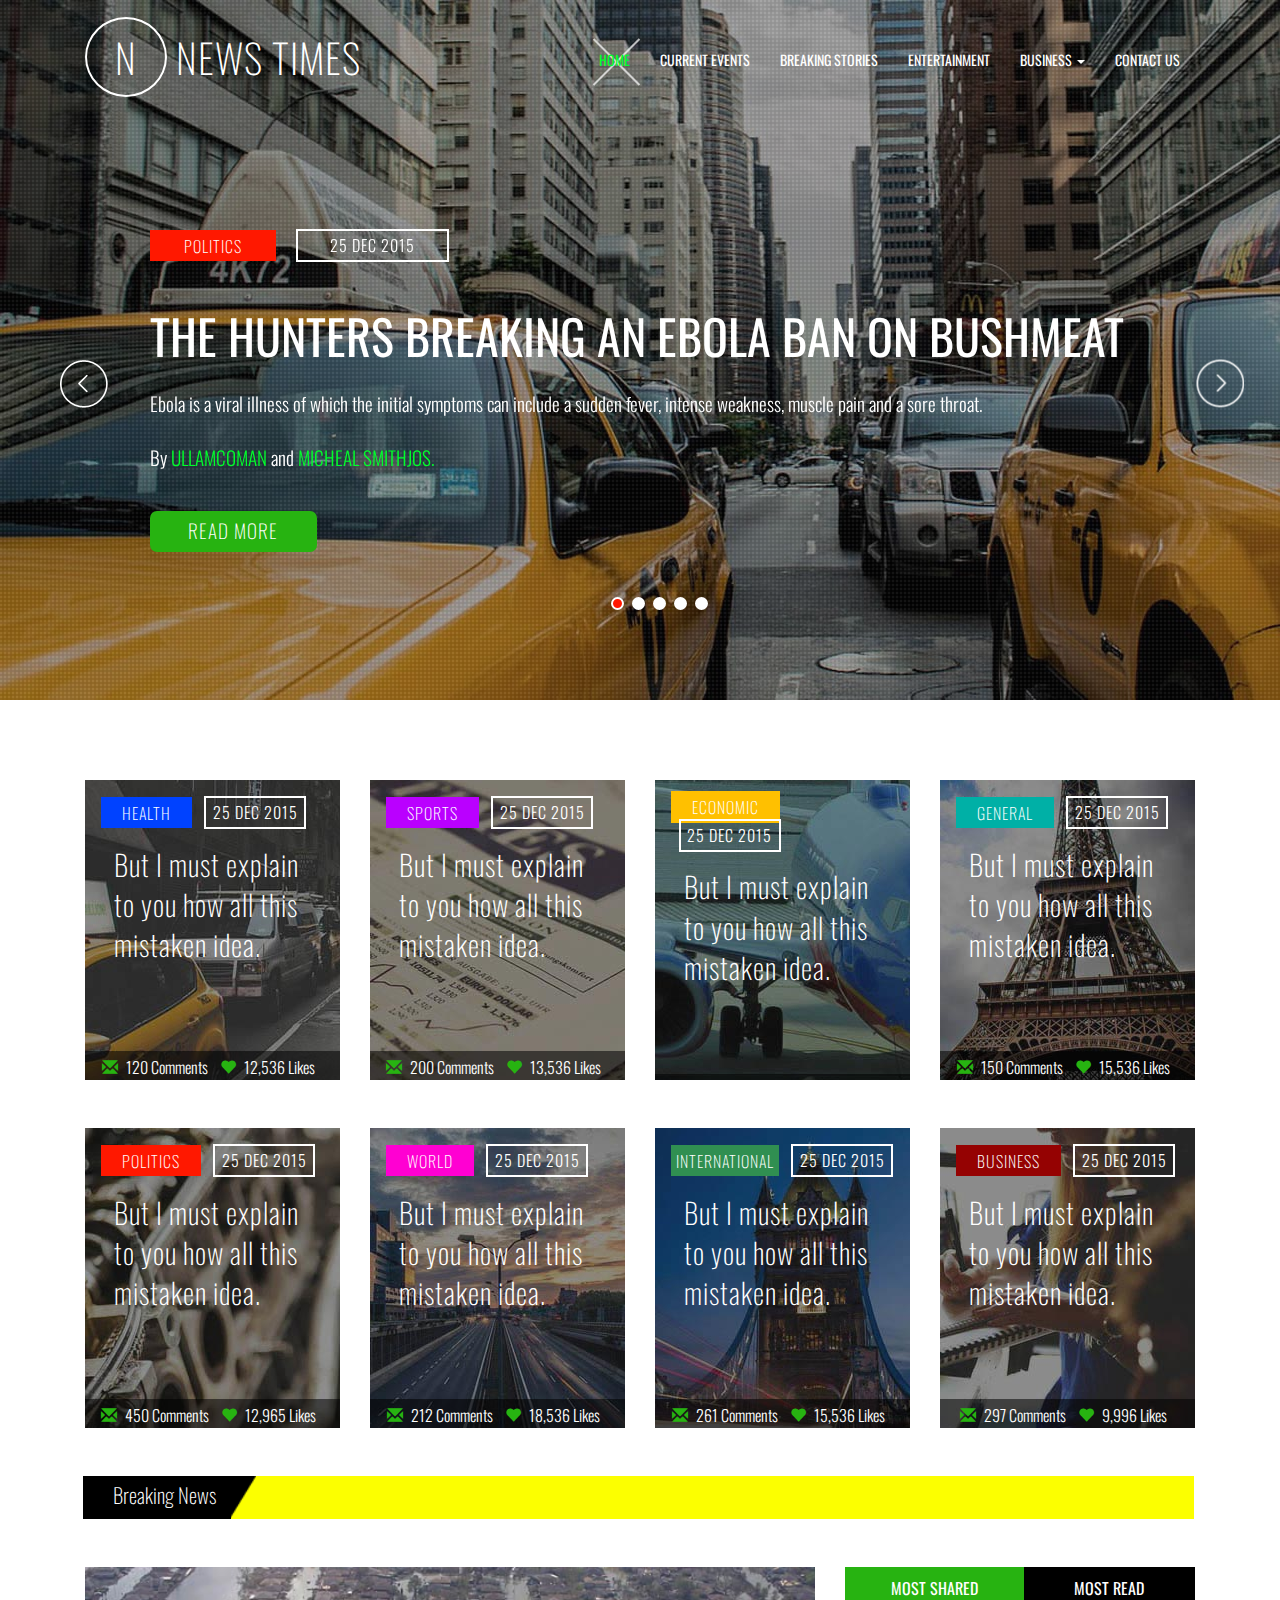
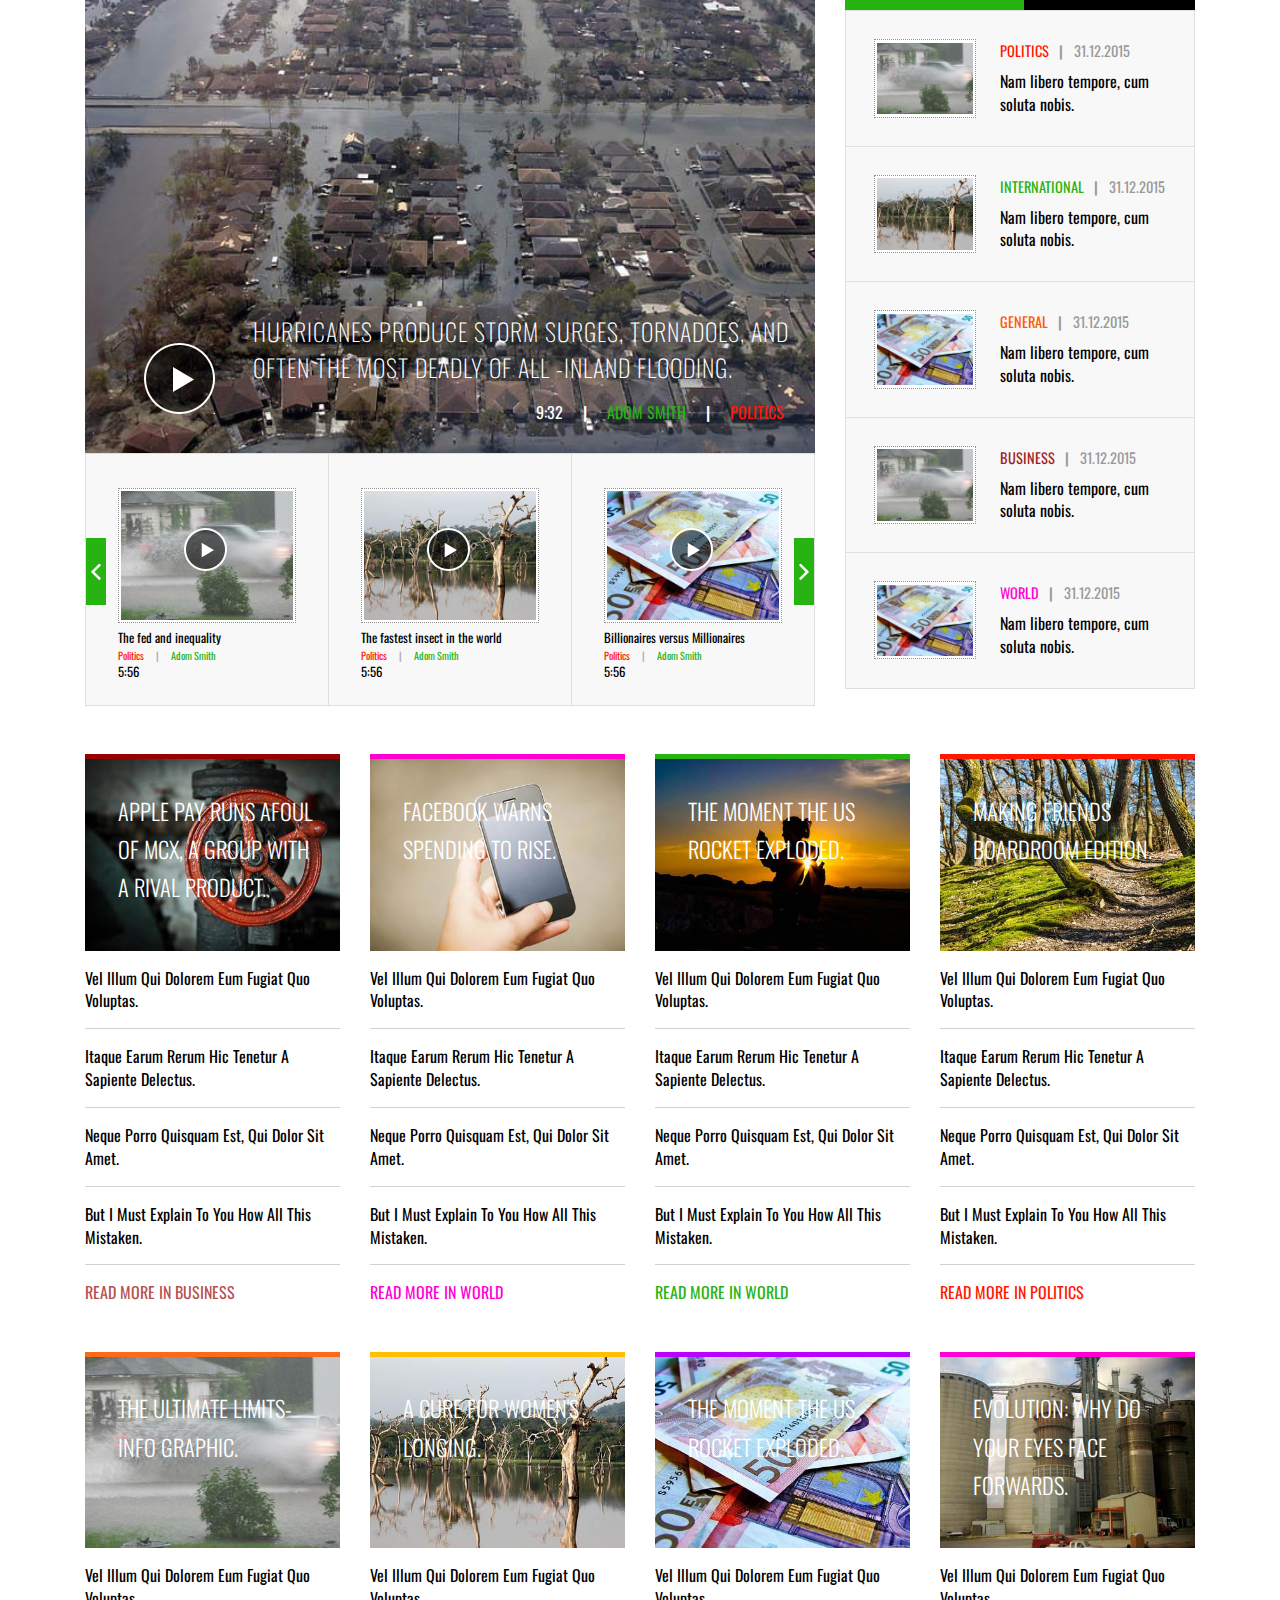
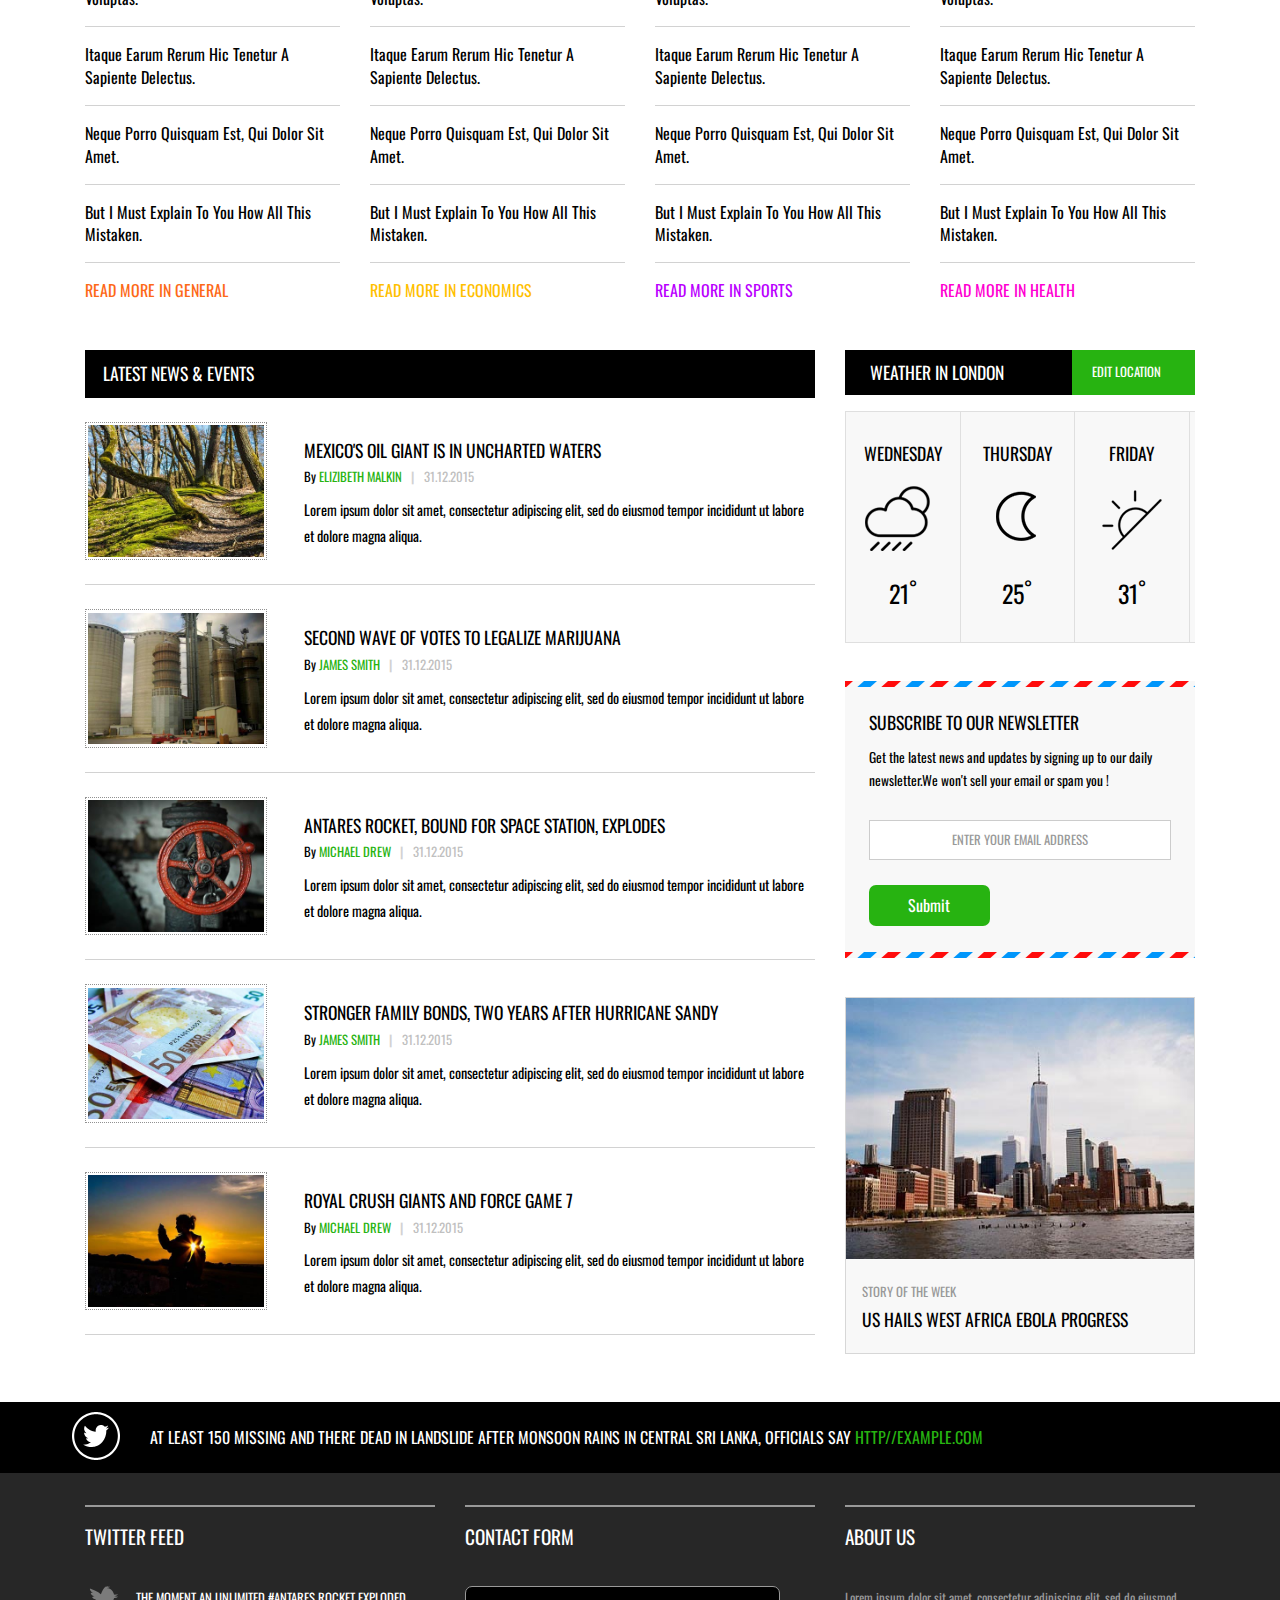
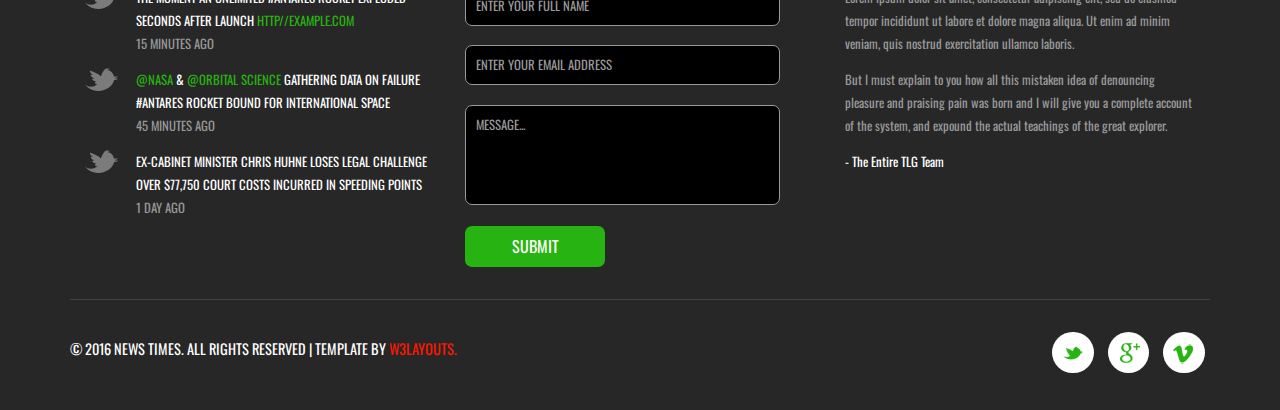
<file: static/index.html>
<!DOCTYPE HTML>
<html>
<head>
<title>News Times | Home</title>
<meta name="viewport" content="width=device-width, initial-scale=1">
<meta http-equiv="Content-Type" content="text/html; charset=utf-8" />
<!-- Custom Theme files -->
<link href="css/bootstrap.css" rel="stylesheet" type="text/css" media="all" />
<link href="css/style.css" rel="stylesheet" type="text/css" media="all" />
<!-- js -->
<script src="js/jquery-1.11.1.min.js"></script>
<!-- //js -->
<link href='//fonts.googleapis.com/css?family=Oswald:400,300,700' rel='stylesheet' type='text/css'>
</head>

<body>
<!-- banner -->
	<div class="banner">
		<div class="banner-info">
			<div class="container">
				<nav class="navbar navbar-default">
					<!-- Brand and toggle get grouped for better mobile display -->
					<div class="navbar-header">
					  <button type="button" class="navbar-toggle collapsed" data-toggle="collapse" data-target="#bs-example-navbar-collapse-1">
						<span class="sr-only">Toggle navigation</span>
						<span class="icon-bar"></span>
						<span class="icon-bar"></span>
						<span class="icon-bar"></span>
					  </button>
						<div class="logo">
							<a class="navbar-brand" href="index.html"><span>N</span> News Times</a>
						</div>
					</div>

					<!-- Collect the nav links, forms, and other content for toggling -->
					<div class="collapse navbar-collapse nav-wil" id="bs-example-navbar-collapse-1">
						<ul class="nav navbar-nav cl-effect-18" id="cl-effect-18">
							<li class="act"><a href="index.html" class="effect1 active">Home</a></li>
							<li><a href="events.html">Current events</a></li>
							<li><a href="breaking.html">Breaking stories</a></li>
							<li><a href="entertainment.html">Entertainment</a></li>
							<li role="presentation" class="dropdown">
								<a class="dropdown-toggle" data-toggle="dropdown" href="#" role="button" aria-haspopup="true" aria-expanded="false">
								  Business <span class="caret"></span>
								</a>
								<ul class="dropdown-menu">
								  <li><a href="short-codes.html">Market</a></li>
								  <li><a href="short-codes.html">Reviews</a></li>
								  <li><a href="short-codes.html">Stock</a></li>
								</ul>
							</li>
							<li><a href="contact.html">Contact Us</a></li>
						</ul>
					</div><!-- /.navbar-collapse -->	
					
				</nav>
				<!--banner-Slider-->
					<script src="js/responsiveslides.min.js"></script>
						<script>
							// You can also use "$(window).load(function() {"
							$(function () {
							  // Slideshow 4
							  $("#slider3").responsiveSlides({
							auto: true,
							pager: true,
							nav:true,
							speed: 500,
							namespace: "callbacks",
							before: function () {
							  $('.events').append("<li>before event fired.</li>");
							},
							after: function () {
							  $('.events').append("<li>after event fired.</li>");
							}
							  });

							});	
						</script>
					<div  id="top" class="callbacks_container">
						<ul class="rslides" id="slider3">
							<li>
								<div class="banner-info-slider">
									<ul>
										<li><a href="single.html">politics</a></li>
										<li>25 Dec 2015</li>
									</ul>
									<h1>The Hunters breaking an Ebola ban on Bushmeat</h1>
									<p>Ebola is a viral illness of which the initial 
									symptoms can include a sudden fever, intense weakness, 
									muscle pain and a sore throat.<span>By <i>ullamcoman</i> and <i>Micheal smithjos.</i></span></p>
									<div class="more">
										<a href="single.html" class="type-1">
											<span> Read More </span>
											<span> Read More </span>
										</a>
									</div>
								</div>
							</li>
							<li>
								<div class="banner-info-slider">
									<ul>
										<li><a href="single.html">Business</a></li>
										<li>25 Dec 2015</li>
									</ul>
									<h1>magna perspiciatis unde omnis iste natus errors</h1>
									<p>Dolore ipsum dolor sit amet, consectetur adipiscing elit, sed 
										do eiusmod tempor incididunt ut labore et dolore magna aliqua.<span>By <i>laborisman</i> and <i>Adom smithjos.</i></span></p>
									<div class="more">
										<a href="single.html" class="type-1">
											<span> Read More </span>
											<span> Read More </span>
										</a>
									</div>
								</div>
							</li>
							<li>
								<div class="banner-info-slider">
									<ul>
										<li><a href="single.html">sports</a></li>
										<li>25 Dec 2015</li>
									</ul>
									<h1>Sed ut perspiciatis unde omnis iste natus errors</h1>
									<p>Lorem ipsum dolor sit amet, consectetur adipiscing elit, sed 
										do eiusmod tempor incididunt ut labore et dolore magna aliqua.<span>By <i>ullamcoman</i> and <i>Micheal smithjos.</i></span></p>
									<div class="more">
										<a href="single.html" class="type-1">
											<span> Read More </span>
											<span> Read More </span>
										</a>
									</div>
								</div>
							</li>
							<li>
								<div class="banner-info-slider">
									<ul>
										<li><a href="single.html">general</a></li>
										<li>25 Dec 2015</li>
									</ul>
									<h1>Sed ut perspiciatis unde omnis iste natus errors</h1>
									<p>Lorem ipsum dolor sit amet, consectetur adipiscing elit, sed 
										do eiusmod tempor incididunt ut labore et dolore magna aliqua.<span>By <i>ullamcoman</i> and <i>Micheal smithjos.</i></span></p>
									<div class="more">
										<a href="single.html" class="type-1">
											<span> Read More </span>
											<span> Read More </span>
										</a>
									</div>
								</div>
							</li>
							<li>
								<div class="banner-info-slider">
									<ul>
										<li><a href="single.html">international</a></li>
										<li>25 Dec 2015</li>
									</ul>
									<h1>Sed ut perspiciatis unde omnis iste natus errors</h1>
									<p>Lorem ipsum dolor sit amet, consectetur adipiscing elit, sed 
										do eiusmod tempor incididunt ut labore et dolore magna aliqua.<span>By <i>ullamcoman</i> and <i>Micheal smithjos.</i></span></p>
									<div class="more">
										<a href="single.html" class="type-1">
											<span> Read More </span>
											<span> Read More </span>
										</a>
									</div>
								</div>
							</li>
						</ul>
					</div>
			</div>
		</div>
	</div>
<!-- banner -->
<!-- banner-bottom -->
	<div class="banner-bottom">
		<div class="container">
			<div class="banner-bottom-grids">
				<div class="col-md-3 banner-bottom-grid-left">
					<div class="br-bm-gd-lt">
						<div class="overlay">
							<div class="arrow-left"></div>
							<div class="rectangle"></div>
						</div>
						<div class="health-pos">
							<div class="health">
								<ul>
									<li><a href="#">Health</a></li>
									<li>25 Dec 2015</li>
								</ul>
							</div>
							<h3>But I must explain to you how all this mistaken idea.</h3>
							<div class="dummy">
								<p>Itaque earum rerum hic tenetur a sapiente delectus, ut aut maiores alias.</p>
							</div>
							<div class="com-heart">
								<ul>
									<li><a href="#"><span class="glyphicon glyphicon-envelope" aria-hidden="true"></span>120 Comments</a></li>
									<li><a href="#"><span class="glyphicon glyphicon-heart" aria-hidden="true"></span>12,536 Likes</a></li>
								</ul>
							</div>
						</div>
					</div>
				</div>
				<div class="col-md-3 banner-bottom-grid-left">
					<div class="br-bm-gd-lt br-bm-gd-lt1">
						<div class="overlay">
							<div class="arrow-left"></div>
							<div class="rectangle"></div>
						</div>
						<div class="health-pos">
							<div class="health">
								<ul>
									<li><a href="#" class="sport">Sports</a></li>
									<li>25 Dec 2015</li>
								</ul>
							</div>
							<h3>But I must explain to you how all this mistaken idea.</h3>
							<div class="dummy">
								<p>Itaque earum rerum hic tenetur a sapiente delectus, ut aut maiores alias.</p>
							</div>
							<div class="com-heart">
								<ul>
									<li><a href="#"><span class="glyphicon glyphicon-envelope" aria-hidden="true"></span>200 Comments</a></li>
									<li><a href="#"><span class="glyphicon glyphicon-heart" aria-hidden="true"></span>13,536 Likes</a></li>
								</ul>
							</div>
						</div>
					</div>
				</div>
				<div class="col-md-3 banner-bottom-grid-left">
					<div class="br-bm-gd-lt br-bm-gd-lt2">
						<div class="overlay">
							<div class="arrow-left"></div>
							<div class="rectangle"></div>
						</div>
						<div class="health-pos">
							<div class="health">
								<ul>
									<li><a href="#" class="plane">Economic</a></li>
									<li>25 Dec 2015</li>
								</ul>
							</div>
							<h3>But I must explain to you how all this mistaken idea.</h3>
							<div class="dummy">
								<p>Itaque earum rerum hic tenetur a sapiente delectus, ut aut maiores alias.</p>
							</div>
							<div class="com-heart">
								<ul>
									<li><a href="#"><span class="glyphicon glyphicon-envelope" aria-hidden="true"></span>180 Comments</a></li>
									<li><a href="#"><span class="glyphicon glyphicon-heart" aria-hidden="true"></span>18,536 Likes</a></li>
								</ul>
							</div>
						</div>
					</div>
				</div>
				<div class="col-md-3 banner-bottom-grid-left">
					<div class="br-bm-gd-lt br-bm-gd-lt3">
						<div class="overlay">
							<div class="arrow-left"></div>
							<div class="rectangle"></div>
						</div>
						<div class="health-pos">
							<div class="health">
								<ul>
									<li><a href="#" class="general">General</a></li>
									<li>25 Dec 2015</li>
								</ul>
							</div>
							<h3>But I must explain to you how all this mistaken idea.</h3>
							<div class="dummy">
								<p>Itaque earum rerum hic tenetur a sapiente delectus, ut aut maiores alias.</p>
							</div>
							<div class="com-heart">
								<ul>
									<li><a href="#"><span class="glyphicon glyphicon-envelope" aria-hidden="true"></span>150 Comments</a></li>
									<li><a href="#"><span class="glyphicon glyphicon-heart" aria-hidden="true"></span>15,536 Likes</a></li>
								</ul>
							</div>
						</div>
					</div>
				</div>
				<div class="clearfix"> </div>
			</div>
			<div class="banner-bottom-grids">
				<div class="col-md-3 banner-bottom-grid-left">
					<div class="br-bm-gd-lt br-bm-gd-lt4">
						<div class="overlay">
							<div class="arrow-left"></div>
							<div class="rectangle"></div>
						</div>
						<div class="health-pos">
							<div class="health">
								<ul>
									<li><a href="#" class="pol">Politics</a></li>
									<li>25 Dec 2015</li>
								</ul>
							</div>
							<h3>But I must explain to you how all this mistaken idea.</h3>
							<div class="dummy">
								<p>Itaque earum rerum hic tenetur a sapiente delectus, ut aut maiores alias.</p>
							</div>
							<div class="com-heart">
								<ul>
									<li><a href="#"><span class="glyphicon glyphicon-envelope" aria-hidden="true"></span>450 Comments</a></li>
									<li><a href="#"><span class="glyphicon glyphicon-heart" aria-hidden="true"></span>12,965 Likes</a></li>
								</ul>
							</div>
						</div>
					</div>
				</div>
				<div class="col-md-3 banner-bottom-grid-left">
					<div class="br-bm-gd-lt br-bm-gd-lt5">
						<div class="overlay">
							<div class="arrow-left"></div>
							<div class="rectangle"></div>
						</div>
						<div class="health-pos">
							<div class="health">
								<ul>
									<li><a href="#" class="world">World</a></li>
									<li>25 Dec 2015</li>
								</ul>
							</div>
							<h3>But I must explain to you how all this mistaken idea.</h3>
							<div class="dummy">
								<p>Itaque earum rerum hic tenetur a sapiente delectus, ut aut maiores alias.</p>
							</div>
							<div class="com-heart">
								<ul>
									<li><a href="#"><span class="glyphicon glyphicon-envelope" aria-hidden="true"></span>212 Comments</a></li>
									<li><a href="#"><span class="glyphicon glyphicon-heart" aria-hidden="true"></span>18,536 Likes</a></li>
								</ul>
							</div>
						</div>
					</div>
				</div>
				<div class="col-md-3 banner-bottom-grid-left">
					<div class="br-bm-gd-lt br-bm-gd-lt6">
						<div class="overlay">
							<div class="arrow-left"></div>
							<div class="rectangle"></div>
						</div>
						<div class="health-pos">
							<div class="health">
								<ul>
									<li><a href="#" class="national">international</a></li>
									<li>25 Dec 2015</li>
								</ul>
							</div>
							<h3>But I must explain to you how all this mistaken idea.</h3>
							<div class="dummy">
								<p>Itaque earum rerum hic tenetur a sapiente delectus, ut aut maiores alias.</p>
							</div>
							<div class="com-heart">
								<ul>
									<li><a href="#"><span class="glyphicon glyphicon-envelope" aria-hidden="true"></span>261 Comments</a></li>
									<li><a href="#"><span class="glyphicon glyphicon-heart" aria-hidden="true"></span>15,536 Likes</a></li>
								</ul>
							</div>
						</div>
					</div>
				</div>
				<div class="col-md-3 banner-bottom-grid-left">
					<div class="br-bm-gd-lt br-bm-gd-lt7">
						<div class="overlay">
							<div class="arrow-left"></div>
							<div class="rectangle"></div>
						</div>
						<div class="health-pos">
							<div class="health">
								<ul>
									<li><a href="#" class="business">business</a></li>
									<li>25 Dec 2015</li>
								</ul>
							</div>
							<h3>But I must explain to you how all this mistaken idea.</h3>
							<div class="dummy">
								<p>Itaque earum rerum hic tenetur a sapiente delectus, ut aut maiores alias.</p>
							</div>
							<div class="com-heart">
								<ul>
									<li><a href="#"><span class="glyphicon glyphicon-envelope" aria-hidden="true"></span>297 Comments</a></li>
									<li><a href="#"><span class="glyphicon glyphicon-heart" aria-hidden="true"></span>9,996 Likes</a></li>
								</ul>
							</div>
						</div>
					</div>
				</div>
				<div class="clearfix"> </div>
			</div>
			<div class="move-text">
				<div class="breaking_news">
					<h2>Breaking News</h2>
				</div>
				<div class="marquee">
					<div class="marquee1"><a class="breaking" href="single.html">A 5-year-old boy who recently returned to the U.S from Ebola-stricken West Africa is under observation after experiencing a fever.</a></div>
					<div class="marquee2"><a class="breaking" href="single.html">The surprisingly successful president of the Philippines and peacemaking in the Philippines: Shaking it all up.</a></div>
					<div class="clearfix"></div>
				</div>
				<div class="clearfix"></div>
				<script type="text/javascript" src="js/jquery.marquee.js"></script>
				<script>
				  $('.marquee').marquee({ pauseOnHover: true });
				  //@ sourceURL=pen.js
				</script>
			</div>
			<!-- video-grids -->
				<div class="video-grids">
					<div class="col-md-8 video-grids-left">
						<div class="video-grids-left1">
							<img src="images/9.jpg" alt=" " class="img-responsive" />
							<a class="play-icon popup-with-zoom-anim" href="#small-dialog">
									<span> </span>
							</a>
							<div class="video-grid-pos">
								<h3><span>Hurricanes</span> produce storm surges, tornadoes, and often the most deadly of all -inland flooding.</h3>
								<ul>
									<li>9:32 <label>|</label></li>
									<li><i>Adom Smith</i> <label>|</label></li>
									<li><span>Politics</span></li>
								</ul>
							</div>

								<!-- pop-up-box -->
								<script type="text/javascript" src="js/modernizr.custom.min.js"></script>    
								<link href="css/popuo-box.css" rel="stylesheet" type="text/css" media="all" />
								<script src="js/jquery.magnific-popup.js" type="text/javascript"></script>
								<!--//pop-up-box -->
								<div id="small-dialog" class="mfp-hide">
									<iframe src="https://player.vimeo.com/video/145787219" width="500" height="281" frameborder="0" webkitallowfullscreen mozallowfullscreen allowfullscreen></iframe>
								</div>

								<script>
									$(document).ready(function() {
									$('.popup-with-zoom-anim').magnificPopup({
										type: 'inline',
										fixedContentPos: false,
										fixedBgPos: true,
										overflowY: 'auto',
										closeBtnInside: true,
										preloader: false,
										midClick: true,
										removalDelay: 300,
										mainClass: 'my-mfp-zoom-in'
									});
																									
									});
								</script>
						</div>
						<div class="video-grids-left2">
							<div class="course_demo1">
								<ul id="flexiselDemo1">	
									<li>
										<div class="item">
											<img src="images/10.jpg" alt=" " class="img-responsive" />
											<a class="play-icon popup-with-zoom-anim" href="#small-dialog">
													<i> </i>
											</a>
											<div id="small-dialog" class="mfp-hide">
												<iframe src="https://player.vimeo.com/video/145787219" width="500" height="281" frameborder="0" webkitallowfullscreen mozallowfullscreen allowfullscreen></iframe>
											</div>
											<div class="floods-text">
												<h3>The fed and inequality <span>Politics <label>|</label> <i>Adom Smith</i></span></h3>
												<p>5:56</p>
											</div>
										</div>
									</li>
									<li>
										<div class="item">
											<img src="images/11.jpg" alt=" " class="img-responsive" />
											<a class="play-icon popup-with-zoom-anim" href="#small-dialog">
													<i> </i>
											</a>
											<div id="small-dialog" class="mfp-hide">
												<iframe src="https://player.vimeo.com/video/145787219" width="500" height="281" frameborder="0" webkitallowfullscreen mozallowfullscreen allowfullscreen></iframe>
											</div>
											<div class="floods-text">
												<h3>The fastest insect in the world <span>Politics <label>|</label> <i>Adom Smith</i></span></h3>
												<p>5:56</p>
											</div>
										</div>
									</li>
									<li>
										<div class="item">
											<img src="images/12.jpg" alt=" " class="img-responsive" />
											<a class="play-icon popup-with-zoom-anim" href="#small-dialog">
													<i> </i>
											</a>
											<div id="small-dialog" class="mfp-hide">
												<iframe src="https://player.vimeo.com/video/145787219" width="500" height="281" frameborder="0" webkitallowfullscreen mozallowfullscreen allowfullscreen></iframe>
											</div>
											<div class="floods-text">
												<h3>Billionaires versus Millionaires<span>Politics <label>|</label> <i>Adom Smith</i></span></h3>
												<p>5:56</p>
											</div>
										</div>
									</li>
								</ul>
							</div>
											<!-- pop-up-box -->
												<script type="text/javascript" src="js/modernizr.custom.min.js"></script>    
												<link href="css/popuo-box.css" rel="stylesheet" type="text/css" media="all" />
												<script src="js/jquery.magnific-popup.js" type="text/javascript"></script>
											<!--//pop-up-box -->
											<script>
												$(document).ready(function() {
												$('.popup-with-zoom-anim').magnificPopup({
													type: 'inline',
													fixedContentPos: false,
													fixedBgPos: true,
													overflowY: 'auto',
													closeBtnInside: true,
													preloader: false,
													midClick: true,
													removalDelay: 300,
													mainClass: 'my-mfp-zoom-in'
												});
																												
												});
											</script>
									<!-- requried-jsfiles-for owl -->
										<script type="text/javascript">
							 $(window).load(function() {
								$("#flexiselDemo1").flexisel({
									visibleItems: 3,
									animationSpeed: 1000,
									autoPlay: true,
									autoPlaySpeed: 3000,    		
									pauseOnHover: true,
									enableResponsiveBreakpoints: true,
									responsiveBreakpoints: { 
										portrait: { 
											changePoint:480,
											visibleItems: 1
										}, 
										landscape: { 
											changePoint:640,
											visibleItems: 2
										},
										tablet: { 
											changePoint:768,
											visibleItems: 3
										}
									}
								});
								
							 });
							  </script>
							 <script type="text/javascript" src="js/jquery.flexisel.js"></script>
						</div>
					</div>
					<div class="col-md-4 video-grids-right">
						<div class="sap_tabs">	
							<div id="horizontalTab" style="display: block; width: 100%; margin: 0px;">
								<ul class="resp-tabs-list">
									<li class="resp-tab-item grid1" aria-controls="tab_item-0" role="tab"><span>most shared</span></li>
									<li class="resp-tab-item grid2" aria-controls="tab_item-1" role="tab"><span>most read</span></li>
									<div class="clear"></div>
								</ul>				  	 
								<div class="resp-tabs-container">
									<div class="tab-1 resp-tab-content" aria-labelledby="tab_item-0">
										<div class="facts">
											<div class="tab_list">
												<img src="images/10.jpg" alt=" " class="img-responsive" />
											</div>
											<div class="tab_list1">
												<ul>
													<li><a href="#">Politics</a> <label>|</label></li>
													<li>31.12.2015</li>
												</ul>
												<p><a href="#">Nam libero tempore, cum soluta nobis.</a></p>
											</div>
											<div class="clearfix"> </div>
										</div>
										<div class="facts">
											<div class="tab_list">
												<img src="images/11.jpg" alt=" " class="img-responsive" />
											</div>
											<div class="tab_list1">
												<ul>
													<li><a href="#" class="green">international</a> <label>|</label></li>
													<li>31.12.2015</li>
												</ul>
												<p><a href="#">Nam libero tempore, cum soluta nobis.</a></p>
											</div>
											<div class="clearfix"> </div>
										</div>
										<div class="facts">
											<div class="tab_list">
												<img src="images/12.jpg" alt=" " class="img-responsive" />
											</div>
											<div class="tab_list1">
												<ul>
													<li><a href="#" class="orange">general</a> <label>|</label></li>
													<li>31.12.2015</li>
												</ul>
												<p><a href="#">Nam libero tempore, cum soluta nobis.</a></p>
											</div>
										  <div class="clearfix"> </div>
										</div>
										<div class="facts">
											<div class="tab_list">
												<img src="images/10.jpg" alt=" " class="img-responsive" />
											</div>
											<div class="tab_list1">
												<ul>
													<li><a href="#" class="orange1">business</a> <label>|</label></li>
													<li>31.12.2015</li>
												</ul>
												<p><a href="#">Nam libero tempore, cum soluta nobis.</a></p>
											</div>
										  <div class="clearfix"> </div>
										</div>
										<div class="facts">
											<div class="tab_list">
												<img src="images/12.jpg" alt=" " class="img-responsive" />
											</div>
											<div class="tab_list1">
												<ul>
													<li><a href="#" class="orange2">world</a> <label>|</label></li>
													<li>31.12.2015</li>
												</ul>
												<p><a href="#">Nam libero tempore, cum soluta nobis.</a></p>
											</div>
										  <div class="clearfix"> </div>
										</div>
									</div>
									<div class="tab-1 resp-tab-content" aria-labelledby="tab_item-1">
										<div class="facts">
											<div class="tab_list">
												<img src="images/12.jpg" alt=" " class="img-responsive" />
											</div>
											<div class="tab_list1">
												<ul>
													<li><a href="#">Politics</a> <label>|</label></li>
													<li>31.12.2015</li>
												</ul>
												<p><a href="#">Nam libero tempore, cum soluta nobis.</a></p>
											</div>
											<div class="clearfix"> </div>
										</div>
										<div class="facts">
											<div class="tab_list">
												<img src="images/11.jpg" alt=" " class="img-responsive" />
											</div>
											<div class="tab_list1">
												<ul>
													<li><a href="#" class="orange1">business</a> <label>|</label></li>
													<li>31.12.2015</li>
												</ul>
												<p><a href="#">Nam libero tempore, cum soluta nobis.</a></p>
											</div>
											<div class="clearfix"> </div>
										</div>
										<div class="facts">
											<div class="tab_list">
												<img src="images/10.jpg" alt=" " class="img-responsive" />
											</div>
											<div class="tab_list1">
												<ul>
													<li><a href="#" class="orange2">world</a> <label>|</label></li>
													<li>31.12.2015</li>
												</ul>
												<p><a href="#">Nam libero tempore, cum soluta nobis.</a></p>
											</div>
										  <div class="clearfix"> </div>
										</div>
										<div class="facts">
											<div class="tab_list">
												<img src="images/12.jpg" alt=" " class="img-responsive" />
											</div>
											<div class="tab_list1">
												<ul>
													<li><a href="#" class="green">international</a> <label>|</label></li>
													<li>31.12.2015</li>
												</ul>
												<p><a href="#">Nam libero tempore, cum soluta nobis.</a></p>
											</div>
										  <div class="clearfix"> </div>
										</div>
										<div class="facts">
											<div class="tab_list">
												<img src="images/11.jpg" alt=" " class="img-responsive" />
											</div>
											<div class="tab_list1">
												<ul>
													<li><a href="#" class="orange">general</a> <label>|</label></li>
													<li>31.12.2015</li>
												</ul>
												<p><a href="#">Nam libero tempore, cum soluta nobis.</a></p>
											</div>
										  <div class="clearfix"> </div>
										</div>
									</div>
								</div>
								<script src="js/easyResponsiveTabs.js" type="text/javascript"></script>
								<script type="text/javascript">
									$(document).ready(function () {
										$('#horizontalTab').easyResponsiveTabs({
											type: 'default', //Types: default, vertical, accordion           
											width: 'auto', //auto or any width like 600px
											fit: true   // 100% fit in a container
										});
									});
								</script>
							</div>
						</div>
					</div>
					<div class="clearfix"> </div>
				</div>
			<!-- //video-grids -->
			<!-- video-bottom-grids -->
				<div class="video-bottom-grids">
					<div class="video-bottom-grids1">
						<div class="col-md-3 video-bottom-grid">
							<div class="video-bottom-grid1">
								<div class="video-bottom-grid1-before">
									<img src="images/13.jpg" alt=" " class="img-responsive" />
									<div class="video-bottom-grid1-pos">
										<p>apple pay runs afoul of mcx, a group with a rival product.</p>
									</div>
								</div>
								<ul>
									<li><a href="#">vel illum qui dolorem eum fugiat quo voluptas.</a></li>
									<li><a href="#">Itaque earum rerum hic tenetur a sapiente delectus.</a></li>
									<li><a href="#"> Neque porro quisquam est, qui dolor sit amet.</a></li>
									<li><a href="#">But I must explain to you how all this mistaken.</a></li>
								</ul>
								<div class="read-more">
									<a href="single.html">Read more in business</a>
								</div>
							</div>
						</div>
						<div class="col-md-3 video-bottom-grid">
							<div class="video-bottom-grid1">
								<div class="video-bottom-grid1-before before1">
									<img src="images/14.jpg" alt=" " class="img-responsive" />
									<div class="video-bottom-grid1-pos">
										<p>Facebook warns spending to rise.</p>
									</div>
								</div>
								<ul class="list">
									<li><a href="#">vel illum qui dolorem eum fugiat quo voluptas.</a></li>
									<li><a href="#">Itaque earum rerum hic tenetur a sapiente delectus.</a></li>
									<li><a href="#"> Neque porro quisquam est, qui dolor sit amet.</a></li>
									<li><a href="#">But I must explain to you how all this mistaken.</a></li>
								</ul>
								<div class="read-more res">
									<a href="single.html">Read more in world</a>
								</div>
							</div>
						</div>
						<div class="col-md-3 video-bottom-grid">
							<div class="video-bottom-grid1">
								<div class="video-bottom-grid1-before before2">
									<img src="images/15.jpg" alt=" " class="img-responsive" />
									<div class="video-bottom-grid1-pos">
										<p>the moment the us rocket exploded.</p>
									</div>
								</div>
								<ul class="list1">
									<li><a href="#">vel illum qui dolorem eum fugiat quo voluptas.</a></li>
									<li><a href="#">Itaque earum rerum hic tenetur a sapiente delectus.</a></li>
									<li><a href="#"> Neque porro quisquam est, qui dolor sit amet.</a></li>
									<li><a href="#">But I must explain to you how all this mistaken.</a></li>
								</ul>
								<div class="read-more res1">
									<a href="single.html">Read more in world</a>
								</div>
							</div>
						</div>
						<div class="col-md-3 video-bottom-grid">
							<div class="video-bottom-grid1">
								<div class="video-bottom-grid1-before before3">
									<img src="images/16.jpg" alt=" " class="img-responsive" />
									<div class="video-bottom-grid1-pos">
										<p>making friends boardroom edition.</p>
									</div>
								</div>
								<ul class="list2">
									<li><a href="#">vel illum qui dolorem eum fugiat quo voluptas.</a></li>
									<li><a href="#">Itaque earum rerum hic tenetur a sapiente delectus.</a></li>
									<li><a href="#"> Neque porro quisquam est, qui dolor sit amet.</a></li>
									<li><a href="#">But I must explain to you how all this mistaken.</a></li>
								</ul>
								<div class="read-more res2">
									<a href="single.html">Read more in politics</a>
								</div>
							</div>
						</div>
						<div class="clearfix"> </div>
					</div>
					<div class="video-bottom-grids1">
						<div class="col-md-3 video-bottom-grid">
							<div class="video-bottom-grid1">
								<div class="video-bottom-grid1-before before4">
									<img src="images/10.jpg" alt=" " class="img-responsive" />
									<div class="video-bottom-grid1-pos">
										<p>the ultimate limits-info graphic.</p>
									</div>
								</div>
								<ul class="list2">
									<li><a href="#">vel illum qui dolorem eum fugiat quo voluptas.</a></li>
									<li><a href="#">Itaque earum rerum hic tenetur a sapiente delectus.</a></li>
									<li><a href="#"> Neque porro quisquam est, qui dolor sit amet.</a></li>
									<li><a href="#">But I must explain to you how all this mistaken.</a></li>
								</ul>
								<div class="read-more res3">
									<a href="single.html">Read more in general</a>
								</div>
							</div>
						</div>
						<div class="col-md-3 video-bottom-grid">
							<div class="video-bottom-grid1">
								<div class="video-bottom-grid1-before before5">
									<img src="images/11.jpg" alt=" " class="img-responsive" />
									<div class="video-bottom-grid1-pos">
										<p>a cure for women's longing.</p>
									</div>
								</div>
								<ul class="list4">
									<li><a href="#">vel illum qui dolorem eum fugiat quo voluptas.</a></li>
									<li><a href="#">Itaque earum rerum hic tenetur a sapiente delectus.</a></li>
									<li><a href="#"> Neque porro quisquam est, qui dolor sit amet.</a></li>
									<li><a href="#">But I must explain to you how all this mistaken.</a></li>
								</ul>
								<div class="read-more res4">
									<a href="single.html">Read more in economics</a>
								</div>
							</div>
						</div>
						<div class="col-md-3 video-bottom-grid">
							<div class="video-bottom-grid1">
								<div class="video-bottom-grid1-before before6">
									<img src="images/12.jpg" alt=" " class="img-responsive" />
									<div class="video-bottom-grid1-pos">
										<p>the moment the us rocket exploded.</p>
									</div>
								</div>
								<ul class="list5">
									<li><a href="#">vel illum qui dolorem eum fugiat quo voluptas.</a></li>
									<li><a href="#">Itaque earum rerum hic tenetur a sapiente delectus.</a></li>
									<li><a href="#"> Neque porro quisquam est, qui dolor sit amet.</a></li>
									<li><a href="#">But I must explain to you how all this mistaken.</a></li>
								</ul>
								<div class="read-more res5">
									<a href="single.html">Read more in sports</a>
								</div>
							</div>
						</div>
						<div class="col-md-3 video-bottom-grid">
							<div class="video-bottom-grid1">
								<div class="video-bottom-grid1-before before7">
									<img src="images/17.jpg" alt=" " class="img-responsive" />
									<div class="video-bottom-grid1-pos">
										<p>evolution: why do your eyes face forwards.</p>
									</div>
								</div>
								<ul class="list6">
									<li><a href="#">vel illum qui dolorem eum fugiat quo voluptas.</a></li>
									<li><a href="#">Itaque earum rerum hic tenetur a sapiente delectus.</a></li>
									<li><a href="#"> Neque porro quisquam est, qui dolor sit amet.</a></li>
									<li><a href="#">But I must explain to you how all this mistaken.</a></li>
								</ul>
								<div class="read-more res6">
									<a href="single.html">Read more in health</a>
								</div>
							</div>
						</div>
						<div class="clearfix"> </div>
					</div>
				</div>
			<!-- //video-bottom-grids -->
			<!-- news-and-events -->
				<div class="news">
					<div class="news-grids">
						<div class="col-md-8 news-grid-left">
							<h3>latest news & events</h3>
							<ul>
								<li>
									<div class="news-grid-left1">
										<img src="images/16.jpg" alt=" " class="img-responsive" />
									</div>
									<div class="news-grid-right1">
										<h4><a href="single.html">Mexico's oil giant is in uncharted waters</a></h4>
										<h5>By <a href="#">Elizibeth Malkin</a> <label>|</label> <i>31.12.2015</i></h5>
										<p>Lorem ipsum dolor sit amet, consectetur adipiscing elit, sed do eiusmod tempor incididunt ut labore et dolore magna aliqua.</p>
									</div>
									<div class="clearfix"> </div>
								</li>
								<li>
									<div class="news-grid-left1">
										<img src="images/17.jpg" alt=" " class="img-responsive" />
									</div>
									<div class="news-grid-right1">
										<h4><a href="single.html">second wave of votes to legalize marijuana</a></h4>
										<h5>By <a href="#">james smith</a> <label>|</label> <i>31.12.2015</i></h5>
										<p>Lorem ipsum dolor sit amet, consectetur adipiscing elit, sed do eiusmod tempor incididunt ut labore et dolore magna aliqua.</p>
									</div>
									<div class="clearfix"> </div>
								</li>
								<li>
									<div class="news-grid-left1">
										<img src="images/13.jpg" alt=" " class="img-responsive" />
									</div>
									<div class="news-grid-right1">
										<h4><a href="single.html">Antares rocket, bound for space station, explodes</a></h4>
										<h5>By <a href="#">Michael Drew</a> <label>|</label> <i>31.12.2015</i></h5>
										<p>Lorem ipsum dolor sit amet, consectetur adipiscing elit, sed do eiusmod tempor incididunt ut labore et dolore magna aliqua.</p>
									</div>
									<div class="clearfix"> </div>
								</li>
								<li>
									<div class="news-grid-left1">
										<img src="images/12.jpg" alt=" " class="img-responsive" />
									</div>
									<div class="news-grid-right1">
										<h4><a href="single.html">stronger family bonds, two years after hurricane sandy</a></h4>
										<h5>By <a href="#">james smith</a> <label>|</label> <i>31.12.2015</i></h5>
										<p>Lorem ipsum dolor sit amet, consectetur adipiscing elit, sed do eiusmod tempor incididunt ut labore et dolore magna aliqua.</p>
									</div>
									<div class="clearfix"> </div>
								</li>
								<li>
									<div class="news-grid-left1">
										<img src="images/15.jpg" alt=" " class="img-responsive" />
									</div>
									<div class="news-grid-right1">
										<h4><a href="single.html">royal crush giants and force game 7</a></h4>
										<h5>By <a href="#">Michael Drew</a> <label>|</label> <i>31.12.2015</i></h5>
										<p>Lorem ipsum dolor sit amet, consectetur adipiscing elit, sed do eiusmod tempor incididunt ut labore et dolore magna aliqua.</p>
									</div>
									<div class="clearfix"> </div>
								</li>
							</ul>
						</div>
						<div class="col-md-4 news-grid-right">
							<div class="news-grid-rght1">
							<!-- Nav tabs -->
							  <ul class="nav nav-tabs" role="tablist">
								<li role="presentation" class="active"><a class="high" href="#home" aria-controls="home" role="tab" data-toggle="tab">weather in London</a></li>
								<li role="presentation"><a href="#profile" aria-controls="profile" role="tab" data-toggle="tab">edit location</a></li>
							  </ul>

							  <!-- Tab panes -->
								<div class="tab-content">
									<div role="tabpanel" class="tab-pane active london" id="home">
										<ul>
											<li>
												<h4>Wednesday</h4>
												<span></span>
												<p>21<sup>°</sup></p>
											</li>
											<li>
												<h4>Thursday</h4>
												<span class="moon"></span>
												<p>25<sup>°</sup></p>
											</li>
											<li>
												<h4>Friday</h4>
												<span class="sun"></span>
												<p>31<sup>°</sup></p>
											</li>
											<div class="clearfix"> </div>
										</ul>
									</div>
									<div role="tabpanel" class="tab-pane" id="profile">
										<iframe src="https://www.google.com/maps/embed?pb=!1m18!1m12!1m3!1d26359652.109742895!2d-113.72446020222534!3d36.24602872499641!2m3!1f0!2f0!3f0!3m2!1i1024!2i768!4f13.1!3m3!1m2!1s0x54eab584e432360b%3A0x1c3bb99243deb742!2sUnited+States!5e0!3m2!1sen!2sin!4v1450786850582" frameborder="0" style="border:0" allowfullscreen></iframe>
									</div>
								</div>
							</div>
							<div class="news-grid-rght2">
								<h3>subscribe to our newsletter</h3>
								<p>Get the latest news and updates by signing up to our daily newsletter.We won't sell your email or spam you !</p>
								<form>
									<input type="text" value="enter your Email address" onfocus="this.value = '';" onblur="if (this.value == '') {this.value = 'enter your Email address';}">
									<input type="submit" value="Submit">
								</form>
							</div>
							<div class="news-grid-rght3">
								<img src="images/18.jpg" alt=" " class="img-responsive" />
								<div class="story">
									<p>story of the week</p>
									<h3><a href="single.html">US hails west Africa Ebola progress</a></h3>
								</div>
							</div>
						</div>
						<div class="clearfix"> </div>
					</div>
				</div>
			<!-- //news-and-events -->
		</div>
	</div>
<!-- //banner-bottom -->
<!-- footer -->
	<div class="footer-top">
		<div class="container">
			<p>at least 150 missing and there dead in landslide after monsoon 
				rains in central Sri Lanka, officials say <a href="#">http//example.com</a></p>
		</div>
	</div>
	<div class="footer">
		<div class="container">
			<div class="footer-grids">
				<div class="col-md-4 footer-grid-left">
					<h3>twitter feed</h3>
					<ul>
						<li><a href="#">the moment an unlimited #antares rocket exploded seconds after launch 
							<i>http//example.com</i></a><span>15 minutes ago</span></li>
						<li><a href="mailto:info@example.com" class="cols">@NASA</a> & <a href="mailto:info@example.com" class="cols">
							@orbital science</a> <a href="#">gathering data on failure #antares rocket bound 
							for international space</a><span>45 minutes ago</span></li>
						<li><a href="#">ex-cabinet minister chris huhne loses legal challenge over $77,750 
							court costs incurred in speeding points</a><span>1 day ago</span></li>
					</ul>
				</div>
				<div class="col-md-4 footer-grid-left">
					<h3>contact form</h3>
					<form>
						<input type="text" value="enter your full name" onfocus="this.value = '';" onblur="if (this.value == '') {this.value = 'enter your full name';}" required="">
						<input type="email" value="enter your email address" onfocus="this.value = '';" onblur="if (this.value == '') {this.value = 'enter your email address';}" required="">
						<textarea onfocus="this.value = '';" onblur="if (this.value == '') {this.value = 'Message...';}" required="">Message...</textarea>
						<input type="submit" value="Submit" >
					</form>
				</div>
				<div class="col-md-4 footer-grid-left">
					<h3>about us</h3>
					<p>Lorem ipsum dolor sit amet, consectetur adipiscing elit, sed do 
						eiusmod tempor incididunt ut labore et dolore magna aliqua. 
						Ut enim ad minim veniam, quis nostrud exercitation ullamco laboris.
						<span>But I must explain to you how all this mistaken idea of denouncing
						pleasure and praising pain was born and I will give you a complete 
						account of the system, and expound the actual teachings of the 
						great explorer.</span>
						<i>- The Entire TLG Team</i></p>
				</div>
				<div class="clearfix"> </div>
			</div>
			<div class="footer-bottom">
				<div class="footer-bottom-left">
					<p>&copy 2016 News Times. All rights reserved | Template by <a href="http://w3layouts.com/">W3layouts.</a></p>
				</div>
				<div class="footer-bottom-right">
					<ul>
						<li><a href="#" class="icon-button twitter"><i class="icon-twitter"></i><span></span></a></li>
						<li><a href="#" class="icon-button google"><i class="icon-google"></i><span></span></a></li>
						<li><a href="#" class="icon-button v"><i class="icon-v"></i><span></span></a></li>
					</ul>
				</div>
				<div class="clearfix"> </div>
			</div>
		</div>
	</div>
<!-- //footer -->
<!-- for bootstrap working -->
	<script src="js/bootstrap.js"></script>
<!-- //for bootstrap working -->
</body>
</html>
</file>
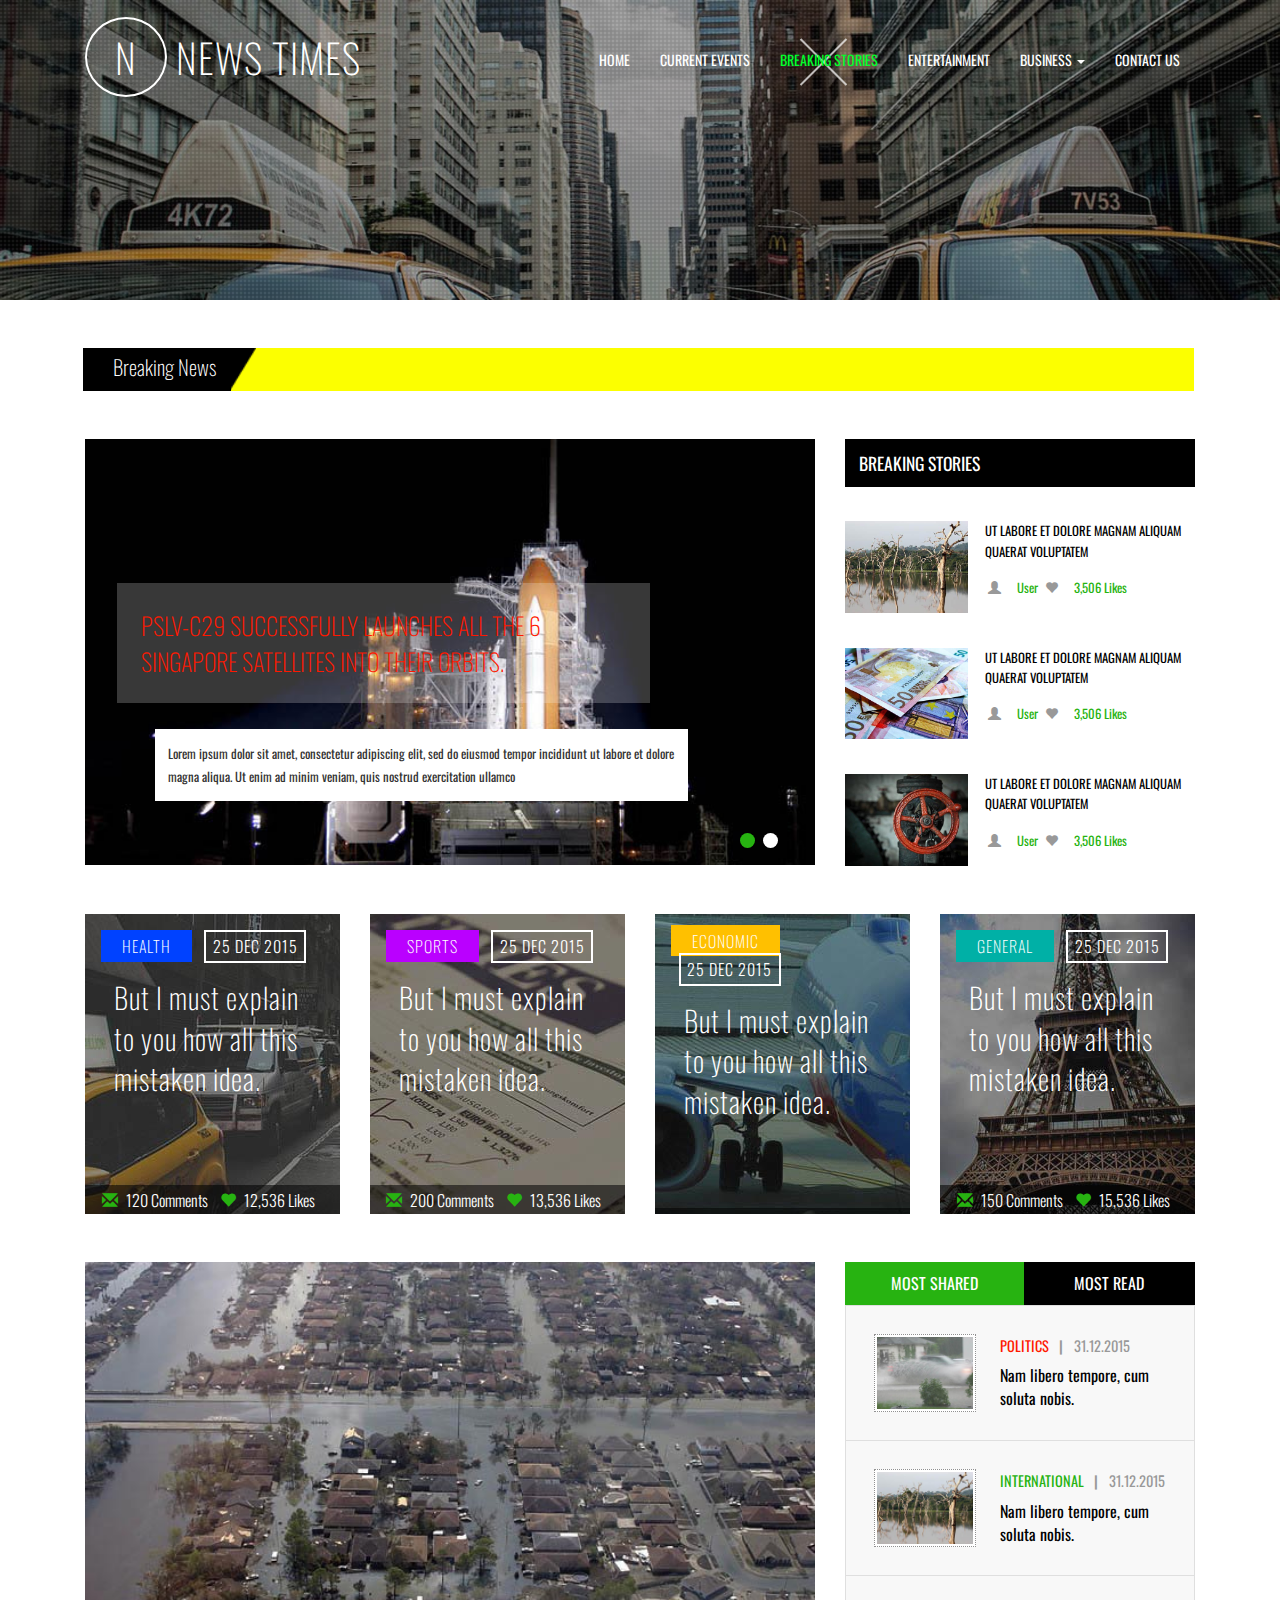
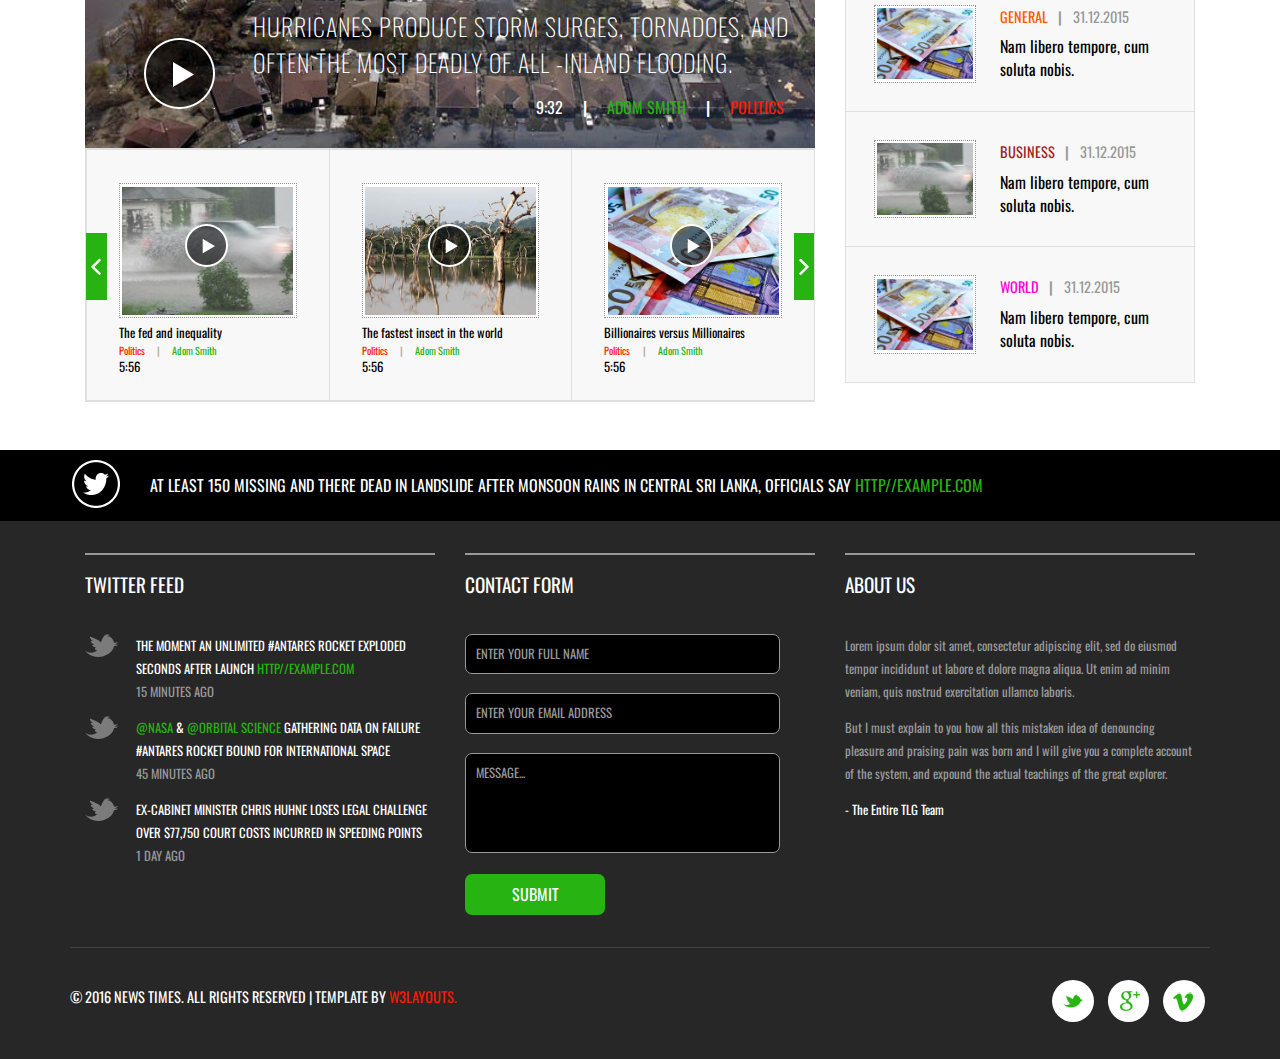
<file: static/breaking.html>
<!DOCTYPE HTML>
<html>
<head>
<title>News Times | Breaking Stories</title>
<meta name="viewport" content="width=device-width, initial-scale=1">
<meta http-equiv="Content-Type" content="text/html; charset=utf-8" />
<!-- Custom Theme files -->
<link href="css/bootstrap.css" rel="stylesheet" type="text/css" media="all" />
<link href="css/style.css" rel="stylesheet" type="text/css" media="all" />
<!-- js -->
<script src="js/jquery-1.11.1.min.js"></script>
<!-- //js -->
<link href='//fonts.googleapis.com/css?family=Oswald:400,300,700' rel='stylesheet' type='text/css'>
</head>

<body>
<!-- banner -->
	<div class="banner1">
		<div class="banner-info1">
			<div class="container">
				<nav class="navbar navbar-default">
					<!-- Brand and toggle get grouped for better mobile display -->
					<div class="navbar-header">
					  <button type="button" class="navbar-toggle collapsed" data-toggle="collapse" data-target="#bs-example-navbar-collapse-1">
						<span class="sr-only">Toggle navigation</span>
						<span class="icon-bar"></span>
						<span class="icon-bar"></span>
						<span class="icon-bar"></span>
					  </button>
						<div class="logo">
							<a class="navbar-brand" href="index.html"><span>N</span> News Times</a>
						</div>
					</div>

					<!-- Collect the nav links, forms, and other content for toggling -->
					<div class="collapse navbar-collapse nav-wil" id="bs-example-navbar-collapse-1">
						<ul class="nav navbar-nav cl-effect-18" id="cl-effect-18">
							<li><a href="index.html">Home</a></li>
							<li><a href="events.html">Current events</a></li>
							<li class="act"><a href="breaking.html" class="active">Breaking stories</a></li>
							<li><a href="entertainment.html">Entertainment</a></li>
							<li role="presentation" class="dropdown">
								<a class="dropdown-toggle" data-toggle="dropdown" href="#" role="button" aria-haspopup="true" aria-expanded="false">
								  Business <span class="caret"></span>
								</a>
								<ul class="dropdown-menu">
								  <li><a href="short-codes.html">Market</a></li>
								  <li><a href="short-codes.html">Reviews</a></li>
								  <li><a href="short-codes.html">Stock</a></li>
								</ul>
							</li>
							<li><a href="contact.html">Contact Us</a></li>
						</ul>
					</div><!-- /.navbar-collapse -->	
					
				</nav>
			</div>
		</div>
	</div>
<!-- //banner -->
<!-- breaking-news -->
	<div class="breaking-news">
		<div class="container">
			<div class="move-text">
				<div class="breaking_news">
					<h2>Breaking News</h2>
				</div>
				<div class="marquee">
					<div class="marquee1"><a class="breaking" href="single.html">A 5-year-old boy who recently returned to the U.S from Ebola-stricken West Africa is under observation after experiencing a fever.</a></div>
					<div class="marquee2"><a class="breaking" href="single.html">The surprisingly successful president of the Philippines and peacemaking in the Philippines: Shaking it all up.</a></div>
					<div class="clearfix"></div>
				</div>
				<div class="clearfix"></div>
				<script type="text/javascript" src="js/jquery.marquee.js"></script>
				<script>
				  $('.marquee').marquee({ pauseOnHover: true });
				  //@ sourceURL=pen.js
				</script>
			</div>
			<div class="breaking-news-grids">
				<div class="col-md-8 breaking-news-grid-left">
					<div class="wmuSlider example1">
						<div class="wmuSliderWrapper">
							<article style="position: absolute; width: 100%; opacity: 0;"> 
								<div class="banner-wrap">
									<div class="baner-beaking">
										<h3>PSLV-c29 successfully launches all the 6 Singapore satellites into their orbits.</h3>
										<p>Lorem ipsum dolor sit amet, consectetur adipiscing elit, 
										sed do eiusmod tempor incididunt ut labore et dolore magna 
										aliqua. Ut enim ad minim veniam, quis nostrud exercitation 
										ullamco</p>
									</div>
								</div>
							</article>
							<article style="position: absolute; width: 100%; opacity: 0;"> 
								<div class="banner-wrap">
									<div class="baner-beaking baner-beaking1">
										<h3>incididunt ut labore et nostrud exercitation ullamco dolore magna aliqua.</h3>
										<p>Lorem ipsum dolor sit amet, consectetur adipiscing elit, 
										sed do eiusmod tempor incididunt ut labore et dolore magna 
										aliqua. Ut enim ad minim veniam, quis nostrud exercitation 
										ullamco</p>
									</div>
								</div>
							</article>
						</div>
					</div>
					<script src="js/jquery.wmuSlider.js"></script> 
					  <script>
						$('.example1').wmuSlider();         
					 </script> 

				</div>
				<div class="col-md-4 breaking-news-grid-right">
					<h3>Breaking stories</h3>
					<ul>
						<li>
							<div class="breaking-news-grid-right-grids">
								<div class="breaking-news-grid-right-gridl">
									<a href="#"><img src="images/11.jpg" alt=" " class="img-responsive" /></a>
								</div>
								<div class="breaking-news-grid-right-gridr">
									<h4><a href="single.html">ut labore et dolore magnam aliquam quaerat voluptatem</a></h4>
									<ul>
										<li><a href="#"><span class="glyphicon glyphicon-user" aria-hidden="true"></span> User</a></li>
										<li><a href="#"><span class="glyphicon glyphicon-heart" aria-hidden="true"></span> 3,506 Likes</a></li>
									</ul>
								</div>
								<div class="clearfix"> </div>
							</div>
						</li>
						<li>
							<div class="breaking-news-grid-right-grids">
								<div class="breaking-news-grid-right-gridl">
									<a href="#"><img src="images/12.jpg" alt=" " class="img-responsive" /></a>
								</div>
								<div class="breaking-news-grid-right-gridr">
									<h4><a href="single.html">ut labore et dolore magnam aliquam quaerat voluptatem</a></h4>
									<ul>
										<li><a href="#"><span class="glyphicon glyphicon-user" aria-hidden="true"></span> User</a></li>
										<li><a href="#"><span class="glyphicon glyphicon-heart" aria-hidden="true"></span> 3,506 Likes</a></li>
									</ul>
								</div>
								<div class="clearfix"> </div>
							</div>
						</li>
						<li>
							<div class="breaking-news-grid-right-grids">
								<div class="breaking-news-grid-right-gridl">
									<a href="#"><img src="images/13.jpg" alt=" " class="img-responsive" /></a>
								</div>
								<div class="breaking-news-grid-right-gridr">
									<h4><a href="single.html">ut labore et dolore magnam aliquam quaerat voluptatem</a></h4>
									<ul>
										<li><a href="#"><span class="glyphicon glyphicon-user" aria-hidden="true"></span> User</a></li>
										<li><a href="#"><span class="glyphicon glyphicon-heart" aria-hidden="true"></span> 3,506 Likes</a></li>
									</ul>
								</div>
								<div class="clearfix"> </div>
							</div>
						</li>
					</ul>
				</div>
				<div class="clearfix"> </div>
			</div>
			<div class="breaking-news-grids-bottom">
				<div class="banner-bottom-grids">
					<div class="col-md-3 banner-bottom-grid-left">
						<div class="br-bm-gd-lt">
							<div class="overlay">
								<div class="arrow-left"></div>
								<div class="rectangle"></div>
							</div>
							<div class="health-pos">
								<div class="health">
									<ul>
										<li><a href="#">Health</a></li>
										<li>25 Dec 2015</li>
									</ul>
								</div>
								<h3>But I must explain to you how all this mistaken idea.</h3>
								<div class="dummy">
									<p>Itaque earum rerum hic tenetur a sapiente delectus, ut aut maiores alias.</p>
								</div>
								<div class="com-heart">
									<ul>
										<li><a href="#"><span class="glyphicon glyphicon-envelope" aria-hidden="true"></span>120 Comments</a></li>
										<li><a href="#"><span class="glyphicon glyphicon-heart" aria-hidden="true"></span>12,536 Likes</a></li>
									</ul>
								</div>
							</div>
						</div>
					</div>
					<div class="col-md-3 banner-bottom-grid-left">
						<div class="br-bm-gd-lt br-bm-gd-lt1">
							<div class="overlay">
								<div class="arrow-left"></div>
								<div class="rectangle"></div>
							</div>
							<div class="health-pos">
								<div class="health">
									<ul>
										<li><a href="#" class="sport">Sports</a></li>
										<li>25 Dec 2015</li>
									</ul>
								</div>
								<h3>But I must explain to you how all this mistaken idea.</h3>
								<div class="dummy">
									<p>Itaque earum rerum hic tenetur a sapiente delectus, ut aut maiores alias.</p>
								</div>
								<div class="com-heart">
									<ul>
										<li><a href="#"><span class="glyphicon glyphicon-envelope" aria-hidden="true"></span>200 Comments</a></li>
										<li><a href="#"><span class="glyphicon glyphicon-heart" aria-hidden="true"></span>13,536 Likes</a></li>
									</ul>
								</div>
							</div>
						</div>
					</div>
					<div class="col-md-3 banner-bottom-grid-left">
						<div class="br-bm-gd-lt br-bm-gd-lt2">
							<div class="overlay">
								<div class="arrow-left"></div>
								<div class="rectangle"></div>
							</div>
							<div class="health-pos">
								<div class="health">
									<ul>
										<li><a href="#" class="plane">Economic</a></li>
										<li>25 Dec 2015</li>
									</ul>
								</div>
								<h3>But I must explain to you how all this mistaken idea.</h3>
								<div class="dummy">
									<p>Itaque earum rerum hic tenetur a sapiente delectus, ut aut maiores alias.</p>
								</div>
								<div class="com-heart">
									<ul>
										<li><a href="#"><span class="glyphicon glyphicon-envelope" aria-hidden="true"></span>180 Comments</a></li>
										<li><a href="#"><span class="glyphicon glyphicon-heart" aria-hidden="true"></span>18,536 Likes</a></li>
									</ul>
								</div>
							</div>
						</div>
					</div>
					<div class="col-md-3 banner-bottom-grid-left">
						<div class="br-bm-gd-lt br-bm-gd-lt3">
							<div class="overlay">
								<div class="arrow-left"></div>
								<div class="rectangle"></div>
							</div>
							<div class="health-pos">
								<div class="health">
									<ul>
										<li><a href="#" class="general">General</a></li>
										<li>25 Dec 2015</li>
									</ul>
								</div>
								<h3>But I must explain to you how all this mistaken idea.</h3>
								<div class="dummy">
									<p>Itaque earum rerum hic tenetur a sapiente delectus, ut aut maiores alias.</p>
								</div>
								<div class="com-heart">
									<ul>
										<li><a href="#"><span class="glyphicon glyphicon-envelope" aria-hidden="true"></span>150 Comments</a></li>
										<li><a href="#"><span class="glyphicon glyphicon-heart" aria-hidden="true"></span>15,536 Likes</a></li>
									</ul>
								</div>
							</div>
						</div>
					</div>
					<div class="clearfix"> </div>
				</div>
			</div>
			<div class="video-grids">
					<div class="col-md-8 video-grids-left">
						<div class="video-grids-left1">
							<img src="images/9.jpg" alt=" " class="img-responsive">
							<a class="play-icon popup-with-zoom-anim" href="#small-dialog">
									<span> </span>
							</a>
							<div class="video-grid-pos">
								<h3><span>Hurricanes</span> produce storm surges, tornadoes, and often the most deadly of all -inland flooding.</h3>
								<ul>
									<li>9:32 <label>|</label></li>
									<li><i>Adom Smith</i> <label>|</label></li>
									<li><span>Politics</span></li>
								</ul>
							</div>

								<!-- pop-up-box -->
								<script type="text/javascript" src="js/modernizr.custom.min.js"></script>    
								<link href="css/popuo-box.css" rel="stylesheet" type="text/css" media="all">
								<script src="js/jquery.magnific-popup.js" type="text/javascript"></script>
								<!--//pop-up-box -->
								<div id="small-dialog" class="mfp-hide">
									<iframe src="https://player.vimeo.com/video/145787219" width="500" height="281" frameborder="0" webkitallowfullscreen="" mozallowfullscreen="" allowfullscreen=""></iframe>
								</div>

								<script>
									$(document).ready(function() {
									$('.popup-with-zoom-anim').magnificPopup({
										type: 'inline',
										fixedContentPos: false,
										fixedBgPos: true,
										overflowY: 'auto',
										closeBtnInside: true,
										preloader: false,
										midClick: true,
										removalDelay: 300,
										mainClass: 'my-mfp-zoom-in'
									});
																									
									});
								</script>
						</div>
						<div class="video-grids-left2">
							<div class="course_demo1">
								<div class="nbs-flexisel-container"><div class="nbs-flexisel-inner"><ul id="flexiselDemo1" class="nbs-flexisel-ul" style="left: -243px; display: block;">	
									
									
									
								<li class="nbs-flexisel-item" style="width: 243px;">
										<div class="item">
											<img src="images/10.jpg" alt=" " class="img-responsive">
											<a class="play-icon popup-with-zoom-anim" href="#small-dialog">
													<i> </i>
											</a>
											<div id="small-dialog" class="mfp-hide">
												<iframe src="https://player.vimeo.com/video/145787219" width="500" height="281" frameborder="0" webkitallowfullscreen="" mozallowfullscreen="" allowfullscreen=""></iframe>
											</div>
											<div class="floods-text">
												<h3>The fed and inequality <span>Politics <label>|</label> <i>Adom Smith</i></span></h3>
												<p>5:56</p>
											</div>
										</div>
									</li><li class="nbs-flexisel-item" style="width: 243px;">
										<div class="item">
											<img src="images/11.jpg" alt=" " class="img-responsive">
											<a class="play-icon popup-with-zoom-anim" href="#small-dialog">
													<i> </i>
											</a>
											<div id="small-dialog" class="mfp-hide">
												<iframe src="https://player.vimeo.com/video/145787219" width="500" height="281" frameborder="0" webkitallowfullscreen="" mozallowfullscreen="" allowfullscreen=""></iframe>
											</div>
											<div class="floods-text">
												<h3>The fastest insect in the world <span>Politics <label>|</label> <i>Adom Smith</i></span></h3>
												<p>5:56</p>
											</div>
										</div>
									</li><li class="nbs-flexisel-item" style="width: 243px;">
										<div class="item">
											<img src="images/12.jpg" alt=" " class="img-responsive">
											<a class="play-icon popup-with-zoom-anim" href="#small-dialog">
													<i> </i>
											</a>
											<div id="small-dialog" class="mfp-hide">
												<iframe src="https://player.vimeo.com/video/145787219" width="500" height="281" frameborder="0" webkitallowfullscreen="" mozallowfullscreen="" allowfullscreen=""></iframe>
											</div>
											<div class="floods-text">
												<h3>Billionaires versus Millionaires<span>Politics <label>|</label> <i>Adom Smith</i></span></h3>
												<p>5:56</p>
											</div>
										</div>
									</li><li class="nbs-flexisel-item" style="width: 243px;">
										<div class="item">
											<img src="images/10.jpg" alt=" " class="img-responsive">
											<a class="play-icon popup-with-zoom-anim" href="#small-dialog">
													<i> </i>
											</a>
											<div id="small-dialog" class="mfp-hide">
												<iframe src="https://player.vimeo.com/video/145787219" width="500" height="281" frameborder="0" webkitallowfullscreen="" mozallowfullscreen="" allowfullscreen=""></iframe>
											</div>
											<div class="floods-text">
												<h3>The fed and inequality <span>Politics <label>|</label> <i>Adom Smith</i></span></h3>
												<p>5:56</p>
											</div>
										</div>
									</li><li class="nbs-flexisel-item" style="width: 243px;">
										<div class="item">
											<img src="images/11.jpg" alt=" " class="img-responsive">
											<a class="play-icon popup-with-zoom-anim" href="#small-dialog">
													<i> </i>
											</a>
											<div id="small-dialog" class="mfp-hide">
												<iframe src="https://player.vimeo.com/video/145787219" width="500" height="281" frameborder="0" webkitallowfullscreen="" mozallowfullscreen="" allowfullscreen=""></iframe>
											</div>
											<div class="floods-text">
												<h3>The fastest insect in the world <span>Politics <label>|</label> <i>Adom Smith</i></span></h3>
												<p>5:56</p>
											</div>
										</div>
									</li><li class="nbs-flexisel-item" style="width: 243px;">
										<div class="item">
											<img src="images/12.jpg" alt=" " class="img-responsive">
											<a class="play-icon popup-with-zoom-anim" href="#small-dialog">
													<i> </i>
											</a>
											<div id="small-dialog" class="mfp-hide">
												<iframe src="https://player.vimeo.com/video/145787219" width="500" height="281" frameborder="0" webkitallowfullscreen="" mozallowfullscreen="" allowfullscreen=""></iframe>
											</div>
											<div class="floods-text">
												<h3>Billionaires versus Millionaires<span>Politics <label>|</label> <i>Adom Smith</i></span></h3>
												<p>5:56</p>
											</div>
										</div>
									</li></ul><div class="nbs-flexisel-nav-left" style="top: 91px;"></div><div class="nbs-flexisel-nav-right" style="top: 91px;"></div></div></div>
							</div>
											<!-- pop-up-box -->
												<script type="text/javascript" src="js/modernizr.custom.min.js"></script>    
												<link href="css/popuo-box.css" rel="stylesheet" type="text/css" media="all">
												<script src="js/jquery.magnific-popup.js" type="text/javascript"></script>
											<!--//pop-up-box -->
											<script>
												$(document).ready(function() {
												$('.popup-with-zoom-anim').magnificPopup({
													type: 'inline',
													fixedContentPos: false,
													fixedBgPos: true,
													overflowY: 'auto',
													closeBtnInside: true,
													preloader: false,
													midClick: true,
													removalDelay: 300,
													mainClass: 'my-mfp-zoom-in'
												});
																												
												});
											</script>
									<!-- requried-jsfiles-for owl -->
										<script type="text/javascript">
							 $(window).load(function() {
								$("#flexiselDemo1").flexisel({
									visibleItems: 3,
									animationSpeed: 1000,
									autoPlay: true,
									autoPlaySpeed: 3000,    		
									pauseOnHover: true,
									enableResponsiveBreakpoints: true,
									responsiveBreakpoints: { 
										portrait: { 
											changePoint:480,
											visibleItems: 1
										}, 
										landscape: { 
											changePoint:640,
											visibleItems: 2
										},
										tablet: { 
											changePoint:768,
											visibleItems: 3
										}
									}
								});
								
							 });
							  </script>
							 <script type="text/javascript" src="js/jquery.flexisel.js"></script>
						</div>
					</div>
					<div class="col-md-4 video-grids-right">
						<div class="sap_tabs">	
							<div id="horizontalTab" style="display: block; width: 100%; margin: 0px;">
								<ul class="resp-tabs-list">
									<li class="resp-tab-item grid1 resp-tab-active" aria-controls="tab_item-0" role="tab"><span>most shared</span></li>
									<li class="resp-tab-item grid2" aria-controls="tab_item-1" role="tab"><span>most read</span></li>
									<div class="clear"></div>
								</ul>				  	 
								<div class="resp-tabs-container">
									<div class="tab-1 resp-tab-content" aria-labelledby="tab_item-0">
										<div class="facts">
											<div class="tab_list">
												<img src="images/10.jpg" alt=" " class="img-responsive">
											</div>
											<div class="tab_list1">
												<ul>
													<li><a href="#">Politics</a> <label>|</label></li>
													<li>31.12.2015</li>
												</ul>
												<p><a href="#">Nam libero tempore, cum soluta nobis.</a></p>
											</div>
											<div class="clearfix"> </div>
										</div>
										<div class="facts">
											<div class="tab_list">
												<img src="images/11.jpg" alt=" " class="img-responsive">
											</div>
											<div class="tab_list1">
												<ul>
													<li><a href="#" class="green">international</a> <label>|</label></li>
													<li>31.12.2015</li>
												</ul>
												<p><a href="#">Nam libero tempore, cum soluta nobis.</a></p>
											</div>
											<div class="clearfix"> </div>
										</div>
										<div class="facts">
											<div class="tab_list">
												<img src="images/12.jpg" alt=" " class="img-responsive">
											</div>
											<div class="tab_list1">
												<ul>
													<li><a href="#" class="orange">general</a> <label>|</label></li>
													<li>31.12.2015</li>
												</ul>
												<p><a href="#">Nam libero tempore, cum soluta nobis.</a></p>
											</div>
										  <div class="clearfix"> </div>
										</div>
										<div class="facts">
											<div class="tab_list">
												<img src="images/10.jpg" alt=" " class="img-responsive">
											</div>
											<div class="tab_list1">
												<ul>
													<li><a href="#" class="orange1">business</a> <label>|</label></li>
													<li>31.12.2015</li>
												</ul>
												<p><a href="#">Nam libero tempore, cum soluta nobis.</a></p>
											</div>
										  <div class="clearfix"> </div>
										</div>
										<div class="facts">
											<div class="tab_list">
												<img src="images/12.jpg" alt=" " class="img-responsive">
											</div>
											<div class="tab_list1">
												<ul>
													<li><a href="#" class="orange2">world</a> <label>|</label></li>
													<li>31.12.2015</li>
												</ul>
												<p><a href="#">Nam libero tempore, cum soluta nobis.</a></p>
											</div>
										  <div class="clearfix"> </div>
										</div>
									</div>
									<div class="tab-1 resp-tab-content" aria-labelledby="tab_item-1">
										<div class="facts">
											<div class="tab_list">
												<img src="images/12.jpg" alt=" " class="img-responsive">
											</div>
											<div class="tab_list1">
												<ul>
													<li><a href="#">Politics</a> <label>|</label></li>
													<li>31.12.2015</li>
												</ul>
												<p><a href="#">Nam libero tempore, cum soluta nobis.</a></p>
											</div>
											<div class="clearfix"> </div>
										</div>
										<div class="facts">
											<div class="tab_list">
												<img src="images/11.jpg" alt=" " class="img-responsive">
											</div>
											<div class="tab_list1">
												<ul>
													<li><a href="#" class="orange1">business</a> <label>|</label></li>
													<li>31.12.2015</li>
												</ul>
												<p><a href="#">Nam libero tempore, cum soluta nobis.</a></p>
											</div>
											<div class="clearfix"> </div>
										</div>
										<div class="facts">
											<div class="tab_list">
												<img src="images/10.jpg" alt=" " class="img-responsive">
											</div>
											<div class="tab_list1">
												<ul>
													<li><a href="#" class="orange2">world</a> <label>|</label></li>
													<li>31.12.2015</li>
												</ul>
												<p><a href="#">Nam libero tempore, cum soluta nobis.</a></p>
											</div>
										  <div class="clearfix"> </div>
										</div>
										<div class="facts">
											<div class="tab_list">
												<img src="images/12.jpg" alt=" " class="img-responsive">
											</div>
											<div class="tab_list1">
												<ul>
													<li><a href="#" class="green">international</a> <label>|</label></li>
													<li>31.12.2015</li>
												</ul>
												<p><a href="#">Nam libero tempore, cum soluta nobis.</a></p>
											</div>
										  <div class="clearfix"> </div>
										</div>
										<div class="facts">
											<div class="tab_list">
												<img src="images/11.jpg" alt=" " class="img-responsive">
											</div>
											<div class="tab_list1">
												<ul>
													<li><a href="#" class="orange">general</a> <label>|</label></li>
													<li>31.12.2015</li>
												</ul>
												<p><a href="#">Nam libero tempore, cum soluta nobis.</a></p>
											</div>
										  <div class="clearfix"> </div>
										</div>
									</div>
								</div>
								<script src="js/easyResponsiveTabs.js" type="text/javascript"></script>
								<script type="text/javascript">
									$(document).ready(function () {
										$('#horizontalTab').easyResponsiveTabs({
											type: 'default', //Types: default, vertical, accordion           
											width: 'auto', //auto or any width like 600px
											fit: true   // 100% fit in a container
										});
									});
								</script>
							</div>
						</div>
					</div>
					<div class="clearfix"> </div>
				</div>
		</div>
	</div>
<!-- //breaking-news -->
<!-- footer -->
	<div class="footer-top">
		<div class="container">
			<p>at least 150 missing and there dead in landslide after monsoon 
				rains in central Sri Lanka, officials say <a href="#">http//example.com</a></p>
		</div>
	</div>
	<div class="footer">
		<div class="container">
			<div class="footer-grids">
				<div class="col-md-4 footer-grid-left">
					<h3>twitter feed</h3>
					<ul>
						<li><a href="#">the moment an unlimited #antares rocket exploded seconds after launch 
							<i>http//example.com</i></a><span>15 minutes ago</span></li>
						<li><a href="mailto:info@example.com" class="cols">@NASA</a> & <a href="mailto:info@example.com" class="cols">
							@orbital science</a> <a href="#">gathering data on failure #antares rocket bound 
							for international space</a><span>45 minutes ago</span></li>
						<li><a href="#">ex-cabinet minister chris huhne loses legal challenge over $77,750 
							court costs incurred in speeding points</a><span>1 day ago</span></li>
					</ul>
				</div>
				<div class="col-md-4 footer-grid-left">
					<h3>contact form</h3>
					<form>
						<input type="text" value="enter your full name" onfocus="this.value = '';" onblur="if (this.value == '') {this.value = 'enter your full name';}" required="">
						<input type="email" value="enter your email address" onfocus="this.value = '';" onblur="if (this.value == '') {this.value = 'enter your email address';}" required="">
						<textarea onfocus="this.value = '';" onblur="if (this.value == '') {this.value = 'Message...';}" required="">Message...</textarea>
						<input type="submit" value="Submit" >
					</form>
				</div>
				<div class="col-md-4 footer-grid-left">
					<h3>about us</h3>
					<p>Lorem ipsum dolor sit amet, consectetur adipiscing elit, sed do 
						eiusmod tempor incididunt ut labore et dolore magna aliqua. 
						Ut enim ad minim veniam, quis nostrud exercitation ullamco laboris.
						<span>But I must explain to you how all this mistaken idea of denouncing
						pleasure and praising pain was born and I will give you a complete 
						account of the system, and expound the actual teachings of the 
						great explorer.</span>
						<i>- The Entire TLG Team</i></p>
				</div>
				<div class="clearfix"> </div>
			</div>
			<div class="footer-bottom">
				<div class="footer-bottom-left">
					<p>&copy 2016 News Times. All rights reserved | Template by <a href="http://w3layouts.com/">W3layouts.</a></p>
				</div>
				<div class="footer-bottom-right">
					<ul>
						<li><a href="#" class="icon-button twitter"><i class="icon-twitter"></i><span></span></a></li>
						<li><a href="#" class="icon-button google"><i class="icon-google"></i><span></span></a></li>
						<li><a href="#" class="icon-button v"><i class="icon-v"></i><span></span></a></li>
					</ul>
				</div>
				<div class="clearfix"> </div>
			</div>
		</div>
	</div>
<!-- //footer -->
<!-- for bootstrap working -->
	<script src="js/bootstrap.js"></script>
<!-- //for bootstrap working -->
</body>
</html>
</file>
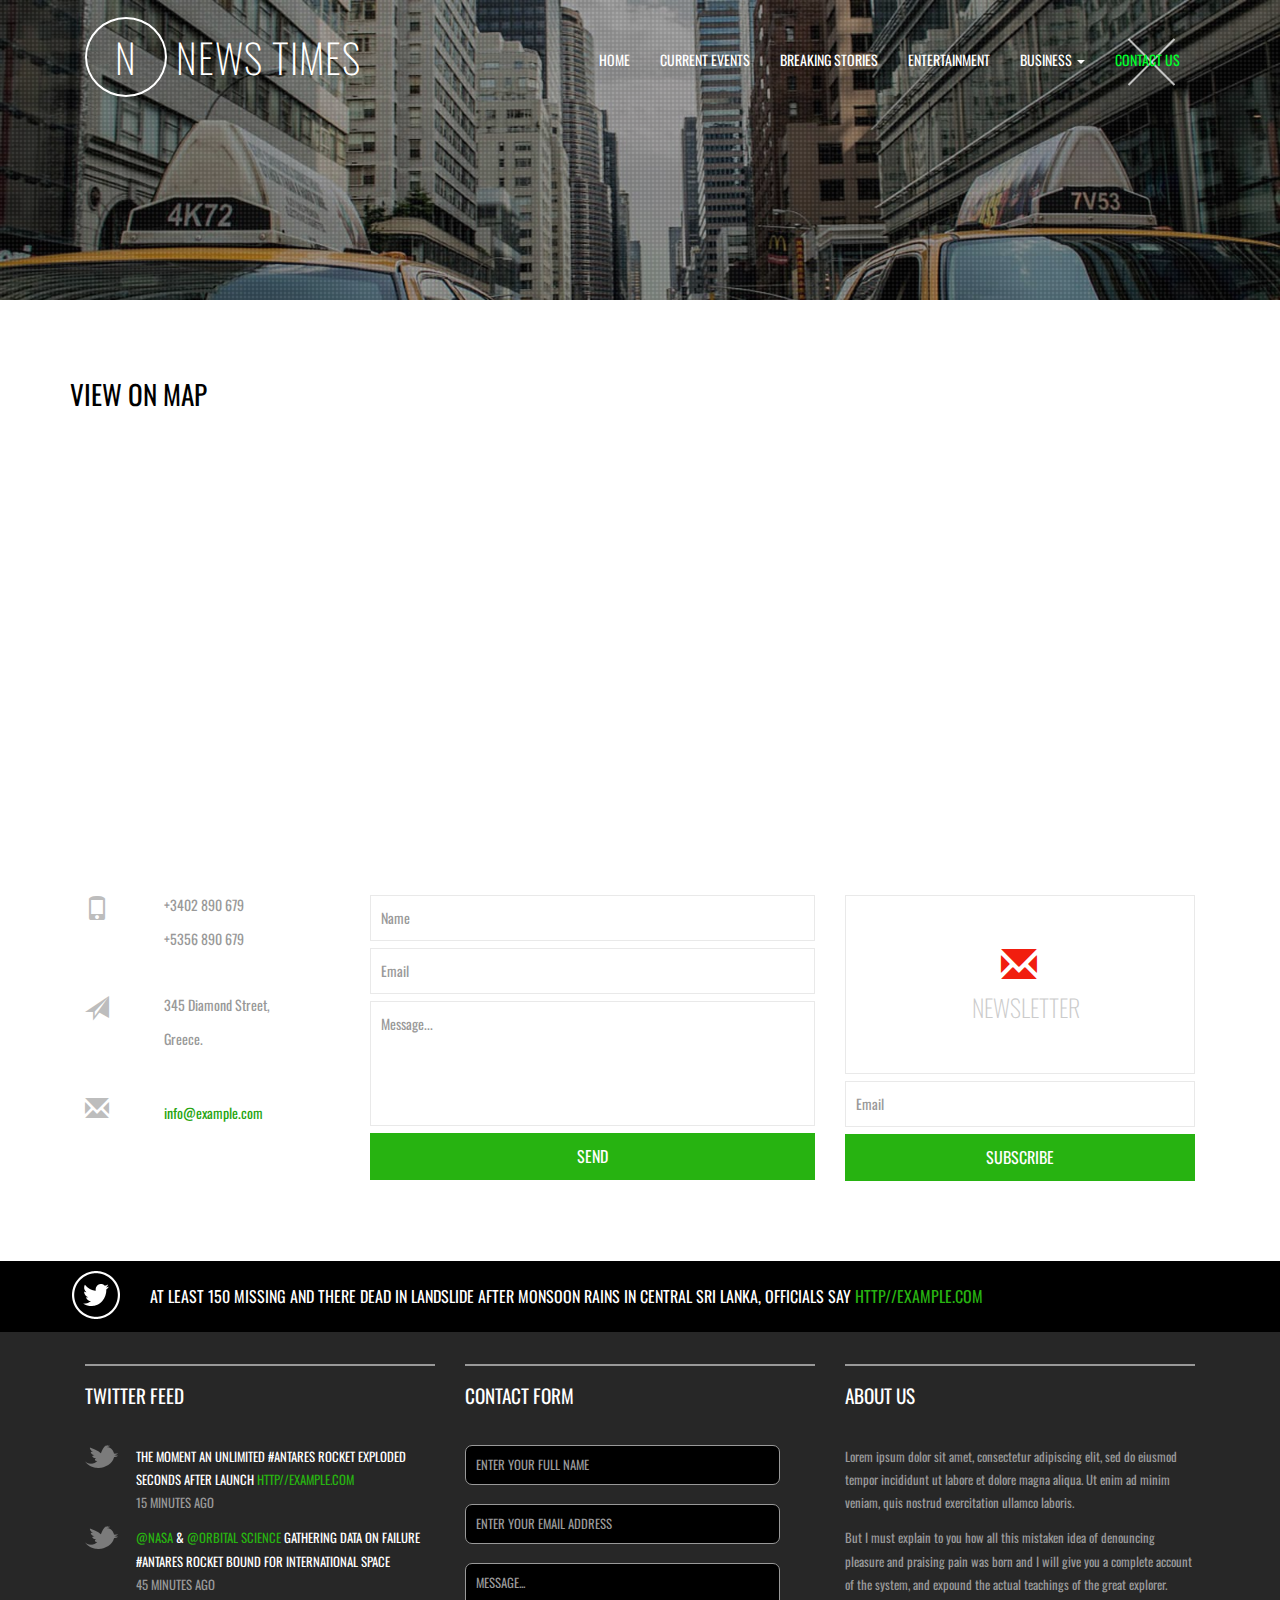
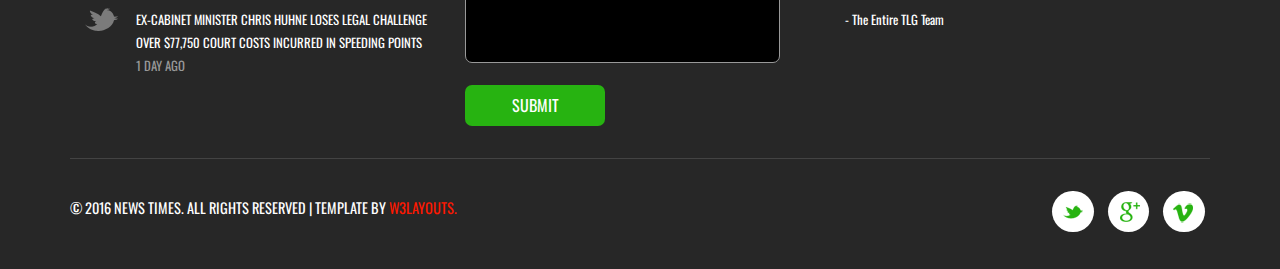
<file: static/contact.html>
<!DOCTYPE HTML>
<html>
<head>
<title>News Times | Contact</title>
<meta name="viewport" content="width=device-width, initial-scale=1">
<meta http-equiv="Content-Type" content="text/html; charset=utf-8" />
<!-- Custom Theme files -->
<link href="css/bootstrap.css" rel="stylesheet" type="text/css" media="all" />
<link href="css/style.css" rel="stylesheet" type="text/css" media="all" />
<!-- js -->
<script src="js/jquery-1.11.1.min.js"></script>
<!-- //js -->
<link href='//fonts.googleapis.com/css?family=Oswald:400,300,700' rel='stylesheet' type='text/css'>
</head>

<body>
<!-- banner -->
	<div class="banner1">
		<div class="banner-info1">
			<div class="container">
				<nav class="navbar navbar-default">
					<!-- Brand and toggle get grouped for better mobile display -->
					<div class="navbar-header">
					  <button type="button" class="navbar-toggle collapsed" data-toggle="collapse" data-target="#bs-example-navbar-collapse-1">
						<span class="sr-only">Toggle navigation</span>
						<span class="icon-bar"></span>
						<span class="icon-bar"></span>
						<span class="icon-bar"></span>
					  </button>
						<div class="logo">
							<a class="navbar-brand" href="index.html"><span>N</span> News Times</a>
						</div>
					</div>

					<!-- Collect the nav links, forms, and other content for toggling -->
					<div class="collapse navbar-collapse nav-wil" id="bs-example-navbar-collapse-1">
						<ul class="nav navbar-nav cl-effect-18" id="cl-effect-18">
							<li><a href="index.html">Home</a></li>
							<li><a href="events.html">Current events</a></li>
							<li><a href="breaking.html">Breaking stories</a></li>
							<li><a href="entertainment.html">Entertainment</a></li>
							<li role="presentation" class="dropdown">
								<a class="dropdown-toggle" data-toggle="dropdown" href="#" role="button" aria-haspopup="true" aria-expanded="false">
								  Business <span class="caret"></span>
								</a>
								<ul class="dropdown-menu">
								  <li><a href="short-codes.html">Market</a></li>
								  <li><a href="short-codes.html">Reviews</a></li>
								  <li><a href="short-codes.html">Stock</a></li>
								</ul>
							</li>
							<li class="act"><a href="contact.html" class="active">Contact Us</a></li>
						</ul>
					</div><!-- /.navbar-collapse -->	
					
				</nav>
			</div>
		</div>
	</div>
<!-- //banner -->
<!-- contact -->
	<div class="contact">
		<div class="container">
			<div class="map">
				<h3>View on map</h3>
				<iframe src="https://www.google.com/maps/embed?pb=!1m18!1m12!1m3!1d3144.899142009709!2d23.72354!3d37.979482999999995!2m3!1f0!2f0!3f0!3m2!1i1024!2i768!4f13.1!3m3!1m2!1s0x14a1bd238977fb45%3A0xbdf5a6106a003293!2sFashion+Workshop+by+Vicky+Kaya!5e0!3m2!1sen!2sin!4v1440569426817" frameborder="0" style="border:0" allowfullscreen></iframe>
			</div>
			<div class="contact-grids">
				<div class="col-md-3 contact-grid">
					<div class="call">
						<div class="col-xs-3 contact-grdl">
							<span class="glyphicon glyphicon-phone" aria-hidden="true"></span>
						</div>
						<div class="col-xs-9 contact-grdr">
							<ul>
								<li>+3402 890 679</li>
								<li>+5356 890 679</li>
							</ul>
						</div>
						<div class="clearfix"> </div>
					</div>
					<div class="address">
						<div class="col-xs-3 contact-grdl">
							<span class="glyphicon glyphicon-send" aria-hidden="true"></span>
						</div>
						<div class="col-xs-9 contact-grdr">
							<ul>
								<li>345 Diamond Street,</li>
								<li>Greece.</li>
							</ul>
						</div>
						<div class="clearfix"> </div>
					</div>
					<div class="mail">
						<div class="col-xs-3 contact-grdl">
							<span class="glyphicon glyphicon-envelope" aria-hidden="true"></span>
						</div>
						<div class="col-xs-9 contact-grdr">
							<ul>
								<li><a href="mailto:info@example.com">info@example.com</a></li>
							</ul>
						</div>
						<div class="clearfix"> </div>
					</div>
				</div>
				<div class="col-md-5 contact-grid">
					<form>
						<input type="text" value="Name" onfocus="this.value = '';" onblur="if (this.value == '') {this.value = 'Name';}" required="">
						<input type="email" value="Email" onfocus="this.value = '';" onblur="if (this.value == '') {this.value = 'Email';}" required="">
						<textarea type="text"  onfocus="this.value = '';" onblur="if (this.value == '') {this.value = 'Message...';}" required="">Message...</textarea>
						<input type="submit" value="Send" >
					</form>
				</div>
				<div class="col-md-4 contact-grid">
					<div class="newsletter1">
						<h3><span class="glyphicon glyphicon-envelope" aria-hidden="true"></span>Newsletter</h3>
					</div>
					<form>
						<input type="email" value="Email" onfocus="this.value = '';" onblur="if (this.value == '') {this.value = 'Email';}" required="">
						<input type="submit" value="Subscribe" >
					</form>
				</div>
				<div class="clearfix"> </div>
			</div>
		</div>
	</div>
<!-- //contact -->
<!-- footer -->
	<div class="footer-top">
		<div class="container">
			<p>at least 150 missing and there dead in landslide after monsoon 
				rains in central Sri Lanka, officials say <a href="#">http//example.com</a></p>
		</div>
	</div>
	<div class="footer">
		<div class="container">
			<div class="footer-grids">
				<div class="col-md-4 footer-grid-left">
					<h3>twitter feed</h3>
					<ul>
						<li><a href="#">the moment an unlimited #antares rocket exploded seconds after launch 
							<i>http//example.com</i></a><span>15 minutes ago</span></li>
						<li><a href="mailto:info@example.com" class="cols">@NASA</a> & <a href="mailto:info@example.com" class="cols">
							@orbital science</a> <a href="#">gathering data on failure #antares rocket bound 
							for international space</a><span>45 minutes ago</span></li>
						<li><a href="#">ex-cabinet minister chris huhne loses legal challenge over $77,750 
							court costs incurred in speeding points</a><span>1 day ago</span></li>
					</ul>
				</div>
				<div class="col-md-4 footer-grid-left">
					<h3>contact form</h3>
					<form>
						<input type="text" value="enter your full name" onfocus="this.value = '';" onblur="if (this.value == '') {this.value = 'enter your full name';}" required="">
						<input type="email" value="enter your email address" onfocus="this.value = '';" onblur="if (this.value == '') {this.value = 'enter your email address';}" required="">
						<textarea onfocus="this.value = '';" onblur="if (this.value == '') {this.value = 'Message...';}" required="">Message...</textarea>
						<input type="submit" value="Submit" >
					</form>
				</div>
				<div class="col-md-4 footer-grid-left">
					<h3>about us</h3>
					<p>Lorem ipsum dolor sit amet, consectetur adipiscing elit, sed do 
						eiusmod tempor incididunt ut labore et dolore magna aliqua. 
						Ut enim ad minim veniam, quis nostrud exercitation ullamco laboris.
						<span>But I must explain to you how all this mistaken idea of denouncing
						pleasure and praising pain was born and I will give you a complete 
						account of the system, and expound the actual teachings of the 
						great explorer.</span>
						<i>- The Entire TLG Team</i></p>
				</div>
				<div class="clearfix"> </div>
			</div>
			<div class="footer-bottom">
				<div class="footer-bottom-left">
					<p>&copy 2016 News Times. All rights reserved | Template by <a href="http://w3layouts.com/">W3layouts.</a></p>
				</div>
				<div class="footer-bottom-right">
					<ul>
						<li><a href="#" class="icon-button twitter"><i class="icon-twitter"></i><span></span></a></li>
						<li><a href="#" class="icon-button google"><i class="icon-google"></i><span></span></a></li>
						<li><a href="#" class="icon-button v"><i class="icon-v"></i><span></span></a></li>
					</ul>
				</div>
				<div class="clearfix"> </div>
			</div>
		</div>
	</div>
<!-- //footer -->
<!-- for bootstrap working -->
	<script src="js/bootstrap.js"></script>
<!-- //for bootstrap working -->
</body>
</html>
</file>
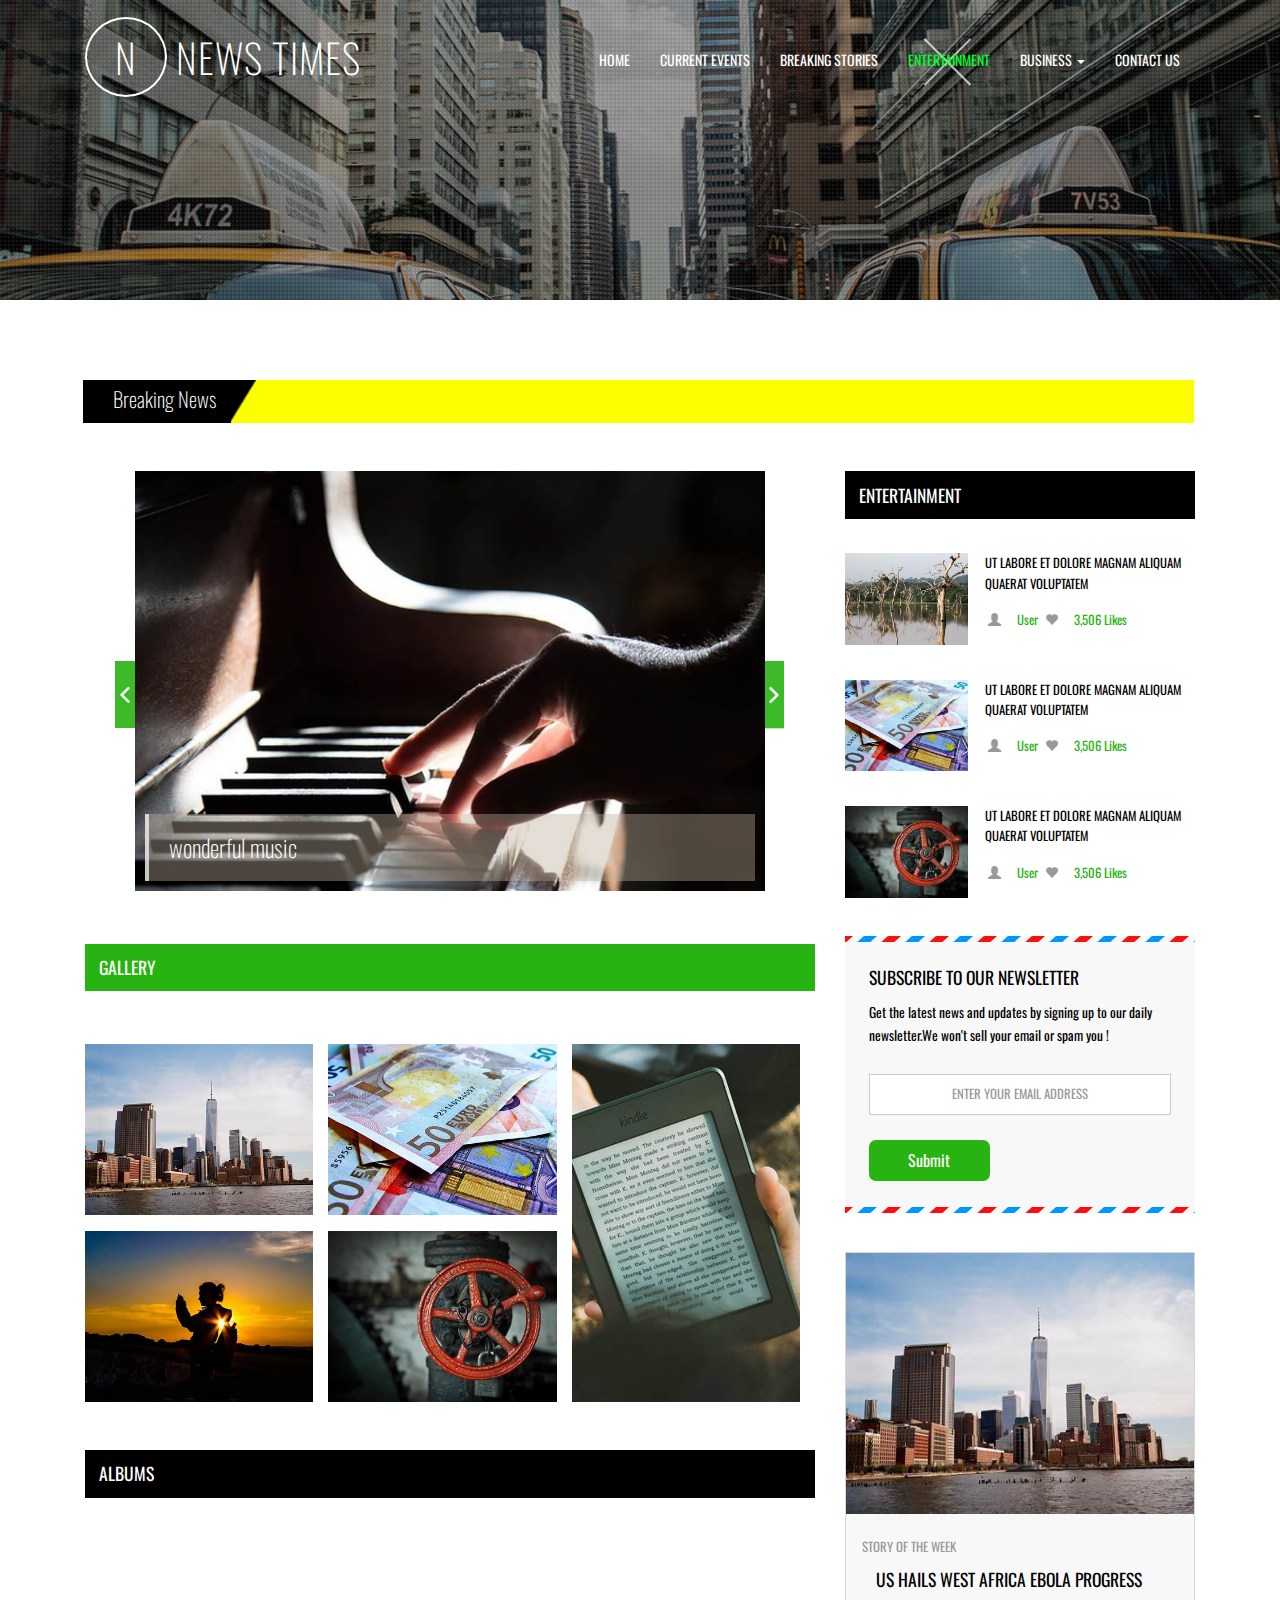
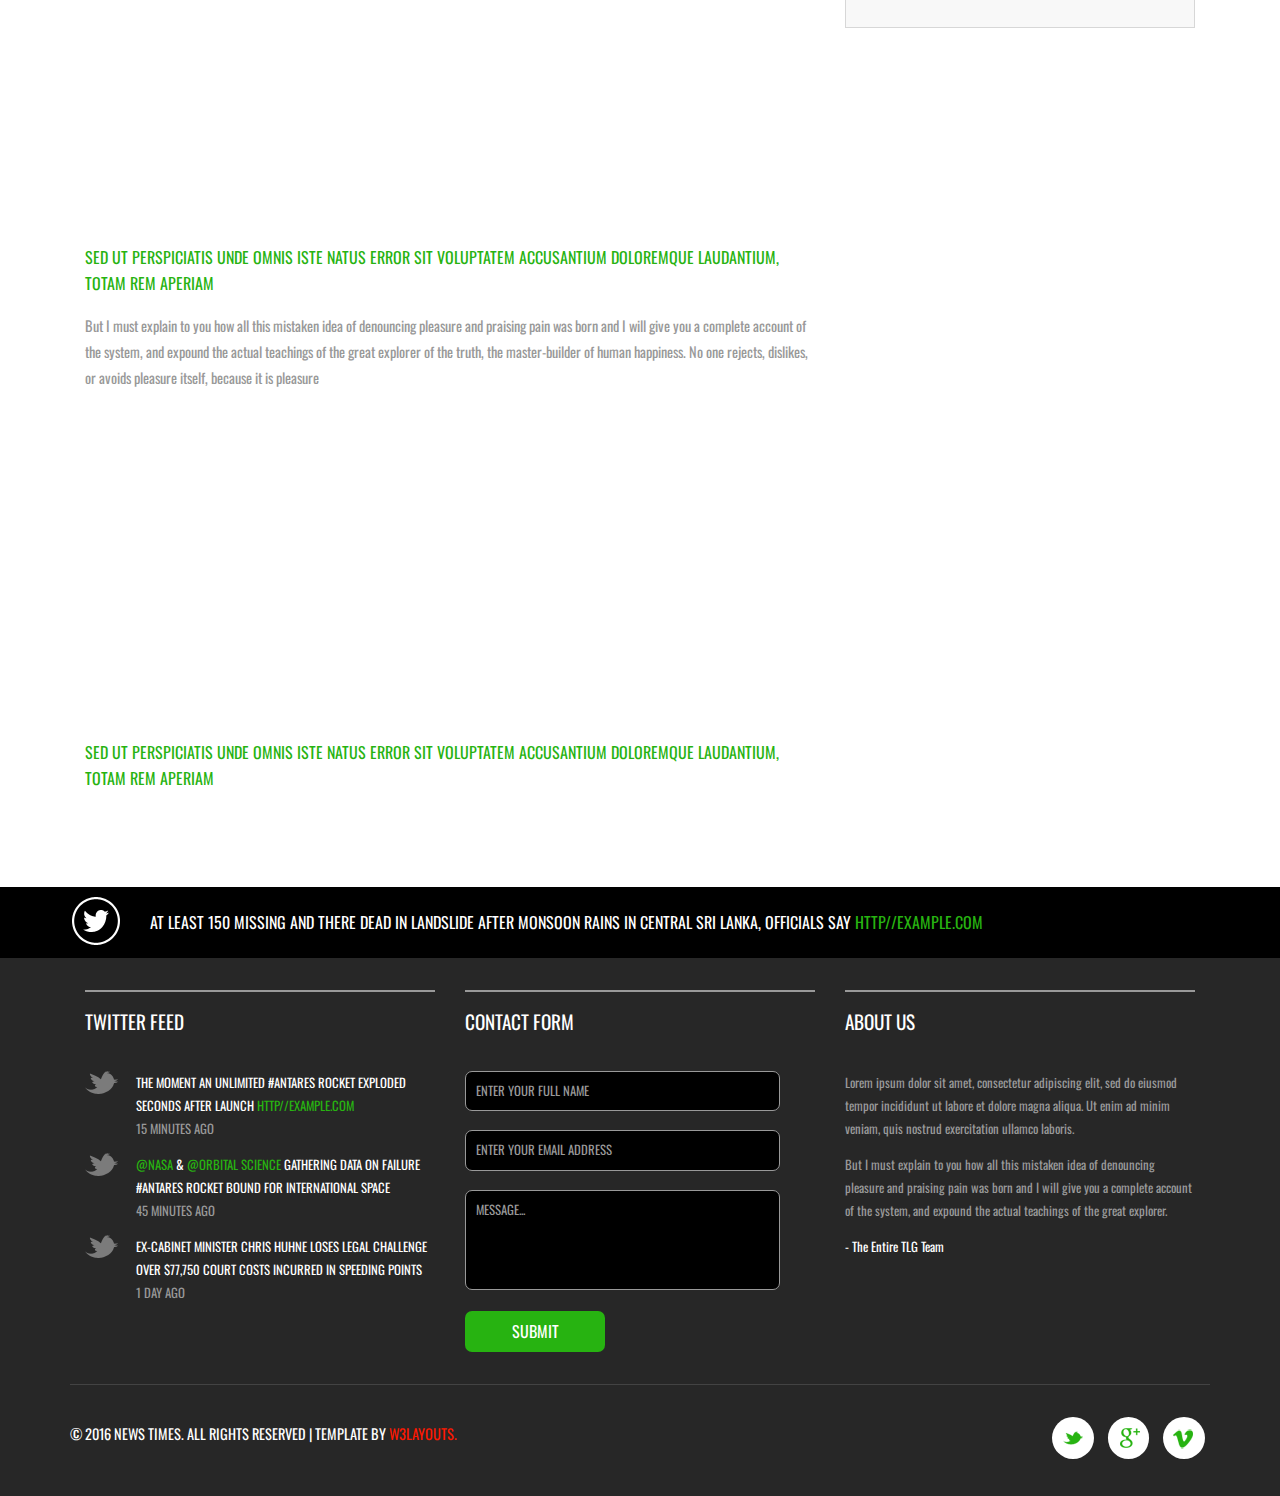
<file: static/entertainment.html>
<!DOCTYPE HTML>
<html>
<head>
<title>News Times | Entertainment</title>
<meta name="viewport" content="width=device-width, initial-scale=1">
<meta http-equiv="Content-Type" content="text/html; charset=utf-8" />
<!-- Custom Theme files -->
<link href="css/bootstrap.css" rel="stylesheet" type="text/css" media="all" />
<link href="css/style.css" rel="stylesheet" type="text/css" media="all" />
<!-- js -->
<script src="js/jquery-1.11.1.min.js"></script>
<!-- //js -->
<!-- pop-up-script -->
<script src="js/jquery.chocolat.js"></script>
		<link rel="stylesheet" href="css/chocolat.css" type="text/css" media="screen" charset="utf-8">
		<!--light-box-files -->
		<script type="text/javascript" charset="utf-8">
		$(function() {
			$('.gallery-grid a').Chocolat();
		});
		</script>
<!-- //pop-up-script -->
<!-- sb-slider -->
<script type="text/javascript" src="js/modernizr.custom.46884.js"></script>
	<script type="text/javascript">
	  var _gaq = _gaq || [];
	  _gaq.push(['_setAccount', 'UA-7243260-2']);
	  _gaq.push(['_trackPageview']);

	  (function() {
		var ga = document.createElement('script'); ga.type = 'text/javascript'; ga.async = true;
		ga.src = ('https:' == document.location.protocol ? 'https://ssl' : 'http://www') + '.google-analytics.com/ga.js';
		var s = document.getElementsByTagName('script')[0]; s.parentNode.insertBefore(ga, s);
	  })();

	</script>
<!-- //sb-slider -->
<link href='//fonts.googleapis.com/css?family=Oswald:400,300,700' rel='stylesheet' type='text/css'>
</head>

<body>
<!-- banner -->
	<div class="banner1">
		<div class="banner-info1">
			<div class="container">
				<nav class="navbar navbar-default">
					<!-- Brand and toggle get grouped for better mobile display -->
					<div class="navbar-header">
					  <button type="button" class="navbar-toggle collapsed" data-toggle="collapse" data-target="#bs-example-navbar-collapse-1">
						<span class="sr-only">Toggle navigation</span>
						<span class="icon-bar"></span>
						<span class="icon-bar"></span>
						<span class="icon-bar"></span>
					  </button>
						<div class="logo">
							<a class="navbar-brand" href="index.html"><span>N</span> News Times</a>
						</div>
					</div>

					<!-- Collect the nav links, forms, and other content for toggling -->
					<div class="collapse navbar-collapse nav-wil" id="bs-example-navbar-collapse-1">
						<ul class="nav navbar-nav cl-effect-18" id="cl-effect-18">
							<li><a href="index.html">Home</a></li>
							<li><a href="events.html">Current events</a></li>
							<li><a href="breaking.html">Breaking stories</a></li>
							<li class="act"><a href="entertainment.html" class="active">Entertainment</a></li>
							<li role="presentation" class="dropdown">
								<a class="dropdown-toggle" data-toggle="dropdown" href="#" role="button" aria-haspopup="true" aria-expanded="false">
								  Business <span class="caret"></span>
								</a>
								<ul class="dropdown-menu">
								  <li><a href="short-codes.html">Market</a></li>
								  <li><a href="short-codes.html">Reviews</a></li>
								  <li><a href="short-codes.html">Stock</a></li>
								</ul>
							</li>
							<li><a href="contact.html">Contact Us</a></li>
						</ul>
					</div><!-- /.navbar-collapse -->	
					
				</nav>
			</div>
		</div>
	</div>
<!-- //banner -->
<!-- slicebox-slider -->
	<div class="slicebox-slider">
		<div class="container">
			<div class="move-text">
				<div class="breaking_news">
					<h2>Breaking News</h2>
				</div>
				<div class="marquee">
					<div class="marquee1"><a class="breaking" href="single.html">A 5-year-old boy who recently returned to the U.S from Ebola-stricken West Africa is under observation after experiencing a fever.</a></div>
					<div class="marquee2"><a class="breaking" href="single.html">The surprisingly successful president of the Philippines and peacemaking in the Philippines: Shaking it all up.</a></div>
					<div class="clearfix"></div>
				</div>
				<div class="clearfix"></div>
				<script type="text/javascript" src="js/jquery.marquee.js"></script>
				<script>
				  $('.marquee').marquee({ pauseOnHover: true });
				  //@ sourceURL=pen.js
				</script>
			</div>
			<div class="slicebox-slider-grid">
				<div class="col-md-8 slicebox-slider-left">
					<div class="wrapper1">

							<ul id="sb-slider" class="sb-slider">
								<li>
									<a href="#" target="_blank"><img src="images/24.jpg" alt="" class="img-responsive" /></a>
									<div class="sb-description">
										<h3>wonderful music</h3>
									</div>
								</li>
								<li>
									<a href="#" target="_blank"><img src="images/25.jpg" alt="" class="img-responsive" /></a>
									<div class="sb-description">
										<h3>Honest Entertainer</h3>
									</div>
								</li>
								<li>
									<a href="#" target="_blank"><img src="images/26.jpg" alt="" class="img-responsive" /></a>
									<div class="sb-description">
										<h3>Brave Astronaut</h3>
									</div>
								</li>
								<li>
									<a href="#" target="_blank"><img src="images/24.jpg" alt="" class="img-responsive" /></a>
									<div class="sb-description">
										<h3>Affectionate Decision Maker</h3>
									</div>
								</li>
								<li>
									<a href="#" target="_blank"><img src="images/25.jpg" alt="" class="img-responsive" /></a>
									<div class="sb-description">
										<h3>Faithful Investor</h3>
									</div>
								</li>
								<li>
									<a href="#" target="_blank"><img src="images/26.jpg" alt="" class="img-responsive" /></a>
									<div class="sb-description">
										<h3>Groundbreaking Artist</h3>
									</div>
								</li>
								<li>
									<a href="#" target="_blank"><img src="images/25.jpg" alt="" class="img-responsive" /></a>
									<div class="sb-description">
										<h3>Selfless Philantropist</h3>
									</div>
								</li>
							</ul>

							<div id="shadow" class="shadow"></div>

							<div id="nav-arrows" class="nav-arrows">
								<a href="#">Next</a>
								<a href="#">Previous</a>
							</div>

					</div><!-- /wrapper -->
					<script type="text/javascript" src="js/jquery.slicebox.js"></script>
					<script type="text/javascript">
						$(function() {
							
							var Page = (function() {

								var $navArrows = $( '#nav-arrows' ).hide(),
									$shadow = $( '#shadow' ).hide(),
									slicebox = $( '#sb-slider' ).slicebox( {
										onReady : function() {

											$navArrows.show();
											$shadow.show();

										},
										orientation : 'r',
										cuboidsRandom : true
									} ),
									
									init = function() {

										initEvents();
										
									},
									initEvents = function() {

										// add navigation events
										$navArrows.children( ':first' ).on( 'click', function() {

											slicebox.next();
											return false;

										} );

										$navArrows.children( ':last' ).on( 'click', function() {
											
											slicebox.previous();
											return false;

										} );

									};

									return { init : init };

							})();

							Page.init();

						});
					</script>
					<div class="gallery">
						<h3>gallery</h3>
						<div class="gallery-grids">
							<div class="col-md-4 gallery-grid">
								<div class="gallery-grd">
									<a href="images/18.jpg" rel="title" class="b-link-stripe b-animate-go  thickbox">
										<img src="images/18.jpg" alt=" " class="img-responsive" />
									</a>
								</div>
								<div class="gallery-grd grd">
									<a href="images/15.jpg" rel="title" class="b-link-stripe b-animate-go  thickbox">
										<img src="images/15.jpg" alt=" " class="img-responsive" />
									</a>
								</div>
							</div>
							<div class="col-md-4 gallery-grid">
								<div class="gallery-grd">
									<a href="images/12.jpg" rel="title" class="b-link-stripe b-animate-go  thickbox">
										<img src="images/12.jpg" alt=" " class="img-responsive" />
									</a>
								</div>
								<div class="gallery-grd grd">
									<a href="images/13.jpg" rel="title" class="b-link-stripe b-animate-go  thickbox">
										<img src="images/13.jpg" alt=" " class="img-responsive" />
									</a>
								</div>
							</div>
							<div class="col-md-4 gallery-grid">
								<div class="gallery-grd">
									<a href="images/21.jpg" rel="title" class="b-link-stripe b-animate-go  thickbox">
										<img src="images/21.jpg" alt=" " class="img-responsive mobile1" />
									</a>
								</div>
							</div>
							<div class="clearfix"> </div>
						</div>
					</div>
					<div class="albums">
						<h3>albums</h3>
						<div class="albums-grids">
							<div class="albums-grid1">
								<iframe src="https://player.vimeo.com/video/70175052" width="500" height="281" frameborder="0" webkitallowfullscreen mozallowfullscreen allowfullscreen></iframe>
								<h4><a href="single.html">Sed ut perspiciatis unde omnis iste natus error sit voluptatem 
									accusantium doloremque laudantium, totam rem aperiam</a></h4>
								<p>But I must explain to you how all this mistaken idea of 
								denouncing pleasure and praising pain was born and I will 
								give you a complete account of the system, and expound the 
								actual teachings of the great explorer of the truth, the 
								master-builder of human happiness. No one rejects, 
								dislikes, or avoids pleasure itself, because it is pleasure</p>
							</div>
							<div class="albums-grid1">
								<iframe src="https://player.vimeo.com/video/73516575" width="500" height="281" frameborder="0" webkitallowfullscreen mozallowfullscreen allowfullscreen></iframe>
								<h4><a href="single.html">Sed ut perspiciatis unde omnis iste natus error sit voluptatem 
									accusantium doloremque laudantium, totam rem aperiam</a></h4>
							</div>
						</div>
					</div>
				</div>
				<div class="col-md-4 breaking-news-grid-right slicebox-slider-right">
					<h3>entertainment</h3>
					<ul>
						<li>
							<div class="breaking-news-grid-right-grids">
								<div class="breaking-news-grid-right-gridl">
									<a href="#"><img src="images/11.jpg" alt=" " class="img-responsive"></a>
								</div>
								<div class="breaking-news-grid-right-gridr">
									<h4><a href="single.html">ut labore et dolore magnam aliquam quaerat voluptatem</a></h4>
									<ul>
										<li><a href="#"><span class="glyphicon glyphicon-user" aria-hidden="true"></span> User</a></li>
										<li><a href="#"><span class="glyphicon glyphicon-heart" aria-hidden="true"></span> 3,506 Likes</a></li>
									</ul>
								</div>
								<div class="clearfix"> </div>
							</div>
						</li>
						<li>
							<div class="breaking-news-grid-right-grids">
								<div class="breaking-news-grid-right-gridl">
									<a href="#"><img src="images/12.jpg" alt=" " class="img-responsive"></a>
								</div>
								<div class="breaking-news-grid-right-gridr">
									<h4><a href="single.html">ut labore et dolore magnam aliquam quaerat voluptatem</a></h4>
									<ul>
										<li><a href="#"><span class="glyphicon glyphicon-user" aria-hidden="true"></span> User</a></li>
										<li><a href="#"><span class="glyphicon glyphicon-heart" aria-hidden="true"></span> 3,506 Likes</a></li>
									</ul>
								</div>
								<div class="clearfix"> </div>
							</div>
						</li>
						<li>
							<div class="breaking-news-grid-right-grids">
								<div class="breaking-news-grid-right-gridl">
									<a href="#"><img src="images/13.jpg" alt=" " class="img-responsive"></a>
								</div>
								<div class="breaking-news-grid-right-gridr">
									<h4><a href="single.html">ut labore et dolore magnam aliquam quaerat voluptatem</a></h4>
									<ul>
										<li><a href="#"><span class="glyphicon glyphicon-user" aria-hidden="true"></span> User</a></li>
										<li><a href="#"><span class="glyphicon glyphicon-heart" aria-hidden="true"></span> 3,506 Likes</a></li>
									</ul>
								</div>
								<div class="clearfix"> </div>
							</div>
						</li>
					</ul>
					
					<div class="news-grid-rght2">
						<h5>subscribe to our newsletter</h5>
						<p>Get the latest news and updates by signing up to our daily newsletter.We won't sell your email or spam you !</p>
						<form>
							<input type="text" value="enter your Email address" onfocus="this.value = '';" onblur="if (this.value == '') {this.value = 'enter your Email address';}">
							<input type="submit" value="Submit">
						</form>
					</div>
					<div class="news-grid-rght3">
						<img src="images/18.jpg" alt=" " class="img-responsive">
						<div class="story">
							<p>story of the week</p>
							<h3><a href="single.html">US hails west Africa Ebola progress</a></h3>
						</div>
					</div>
				</div>
				<div class="clearfix"> </div>
			</div>
		</div>
	</div>
<!-- //slicebox-slider -->
<!-- footer -->
	<div class="footer-top">
		<div class="container">
			<p>at least 150 missing and there dead in landslide after monsoon 
				rains in central Sri Lanka, officials say <a href="#">http//example.com</a></p>
		</div>
	</div>
	<div class="footer">
		<div class="container">
			<div class="footer-grids">
				<div class="col-md-4 footer-grid-left">
					<h3>twitter feed</h3>
					<ul>
						<li><a href="#">the moment an unlimited #antares rocket exploded seconds after launch 
							<i>http//example.com</i></a><span>15 minutes ago</span></li>
						<li><a href="mailto:info@example.com" class="cols">@NASA</a> & <a href="mailto:info@example.com" class="cols">
							@orbital science</a> <a href="#">gathering data on failure #antares rocket bound 
							for international space</a><span>45 minutes ago</span></li>
						<li><a href="#">ex-cabinet minister chris huhne loses legal challenge over $77,750 
							court costs incurred in speeding points</a><span>1 day ago</span></li>
					</ul>
				</div>
				<div class="col-md-4 footer-grid-left">
					<h3>contact form</h3>
					<form>
						<input type="text" value="enter your full name" onfocus="this.value = '';" onblur="if (this.value == '') {this.value = 'enter your full name';}" required="">
						<input type="email" value="enter your email address" onfocus="this.value = '';" onblur="if (this.value == '') {this.value = 'enter your email address';}" required="">
						<textarea onfocus="this.value = '';" onblur="if (this.value == '') {this.value = 'Message...';}" required="">Message...</textarea>
						<input type="submit" value="Submit" >
					</form>
				</div>
				<div class="col-md-4 footer-grid-left">
					<h3>about us</h3>
					<p>Lorem ipsum dolor sit amet, consectetur adipiscing elit, sed do 
						eiusmod tempor incididunt ut labore et dolore magna aliqua. 
						Ut enim ad minim veniam, quis nostrud exercitation ullamco laboris.
						<span>But I must explain to you how all this mistaken idea of denouncing
						pleasure and praising pain was born and I will give you a complete 
						account of the system, and expound the actual teachings of the 
						great explorer.</span>
						<i>- The Entire TLG Team</i></p>
				</div>
				<div class="clearfix"> </div>
			</div>
			<div class="footer-bottom">
				<div class="footer-bottom-left">
					<p>&copy 2016 News Times. All rights reserved | Template by <a href="http://w3layouts.com/">W3layouts.</a></p>
				</div>
				<div class="footer-bottom-right">
					<ul>
						<li><a href="#" class="icon-button twitter"><i class="icon-twitter"></i><span></span></a></li>
						<li><a href="#" class="icon-button google"><i class="icon-google"></i><span></span></a></li>
						<li><a href="#" class="icon-button v"><i class="icon-v"></i><span></span></a></li>
					</ul>
				</div>
				<div class="clearfix"> </div>
			</div>
		</div>
	</div>
<!-- //footer -->
<!-- for bootstrap working -->
	<script src="js/bootstrap.js"></script>
<!-- //for bootstrap working -->
</body>
</html>
</file>
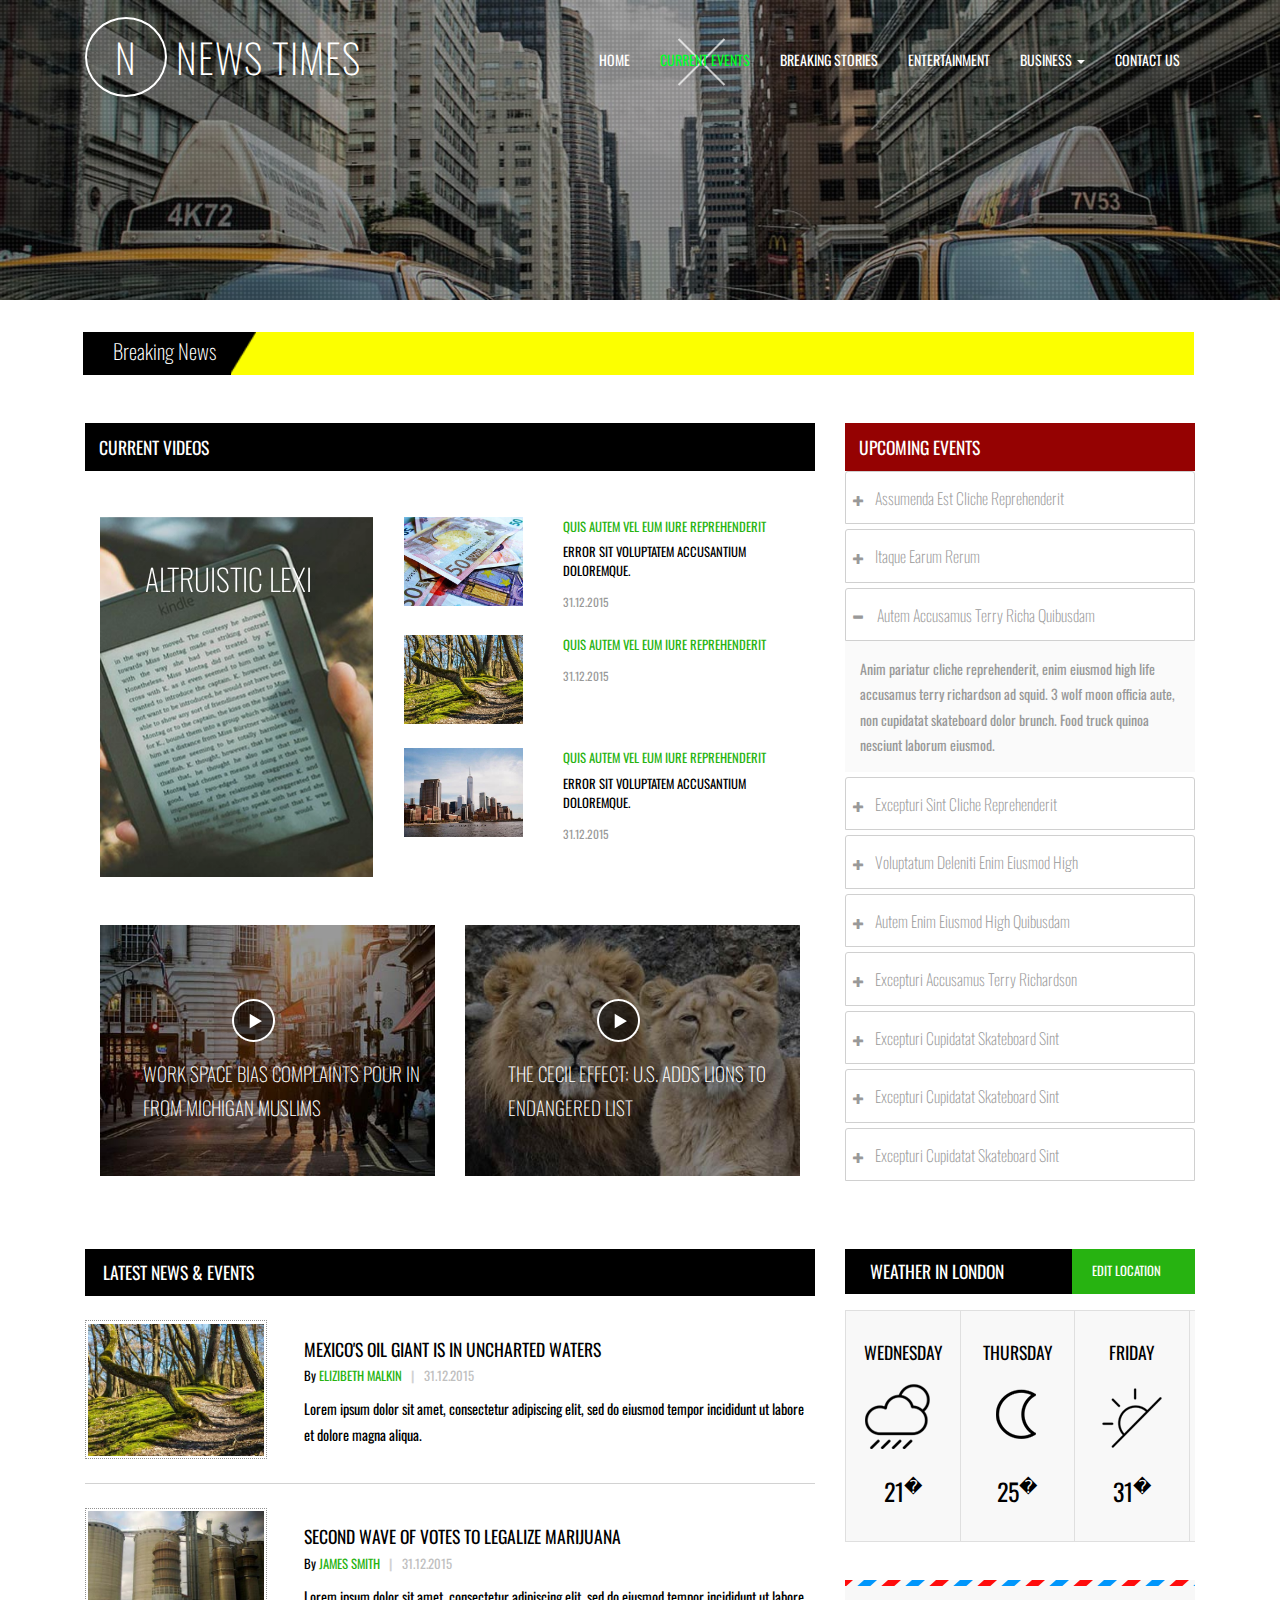
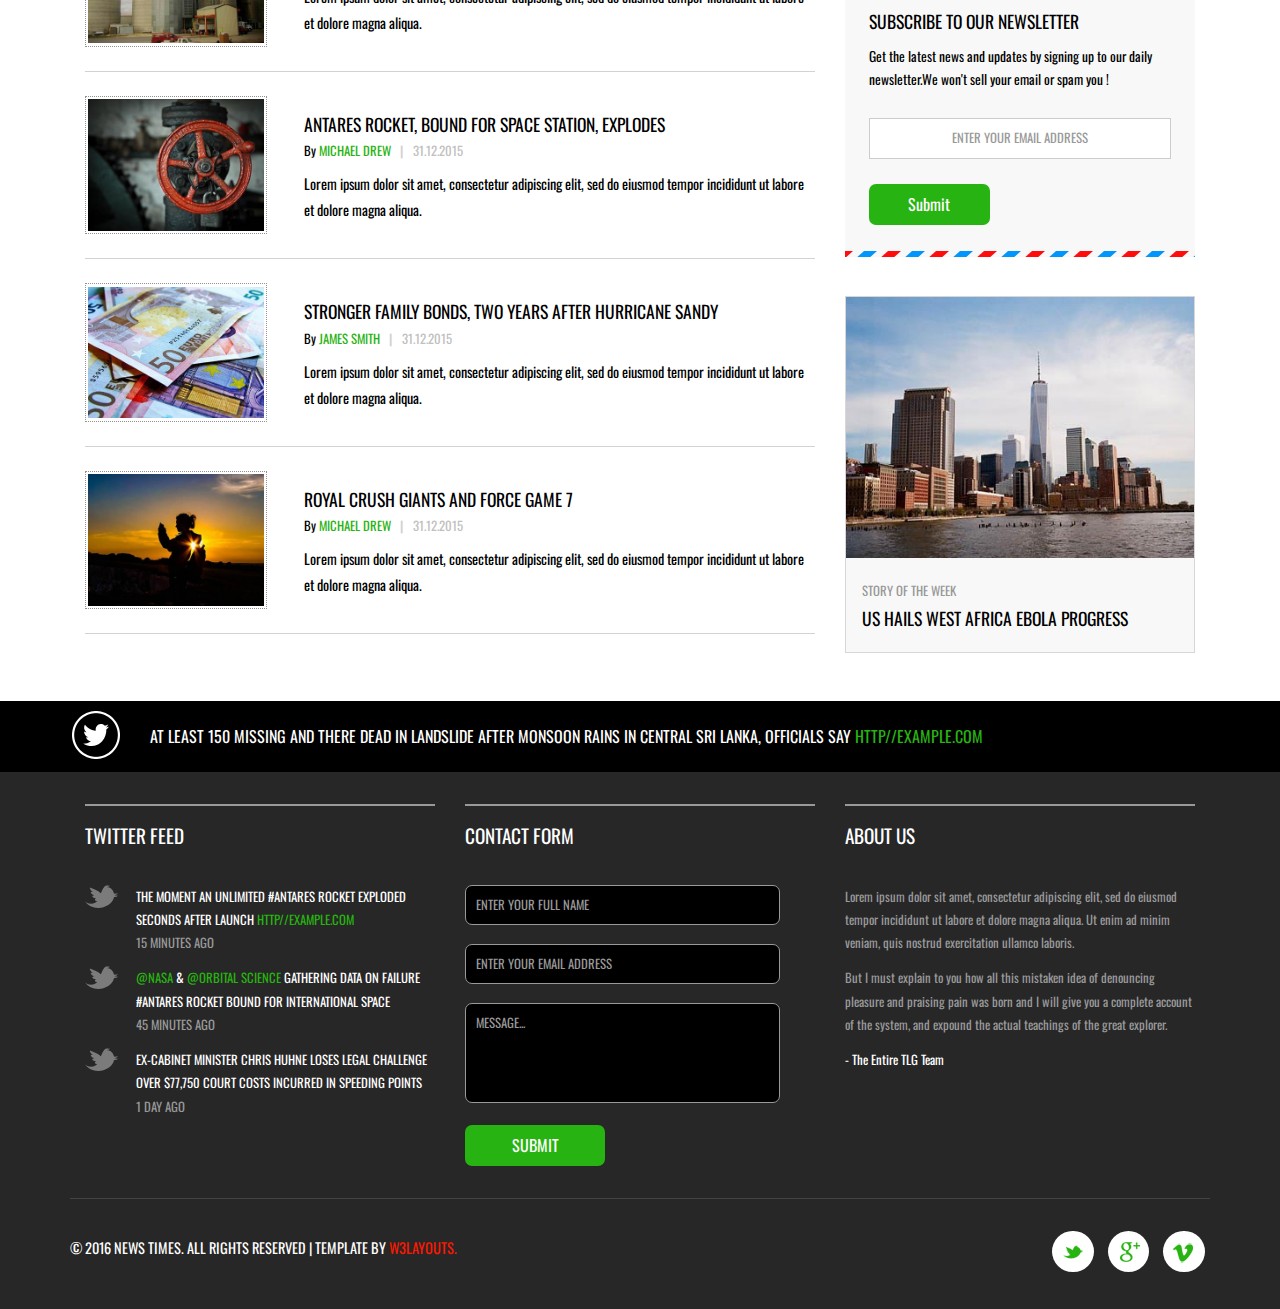
<file: static/events.html>
<!DOCTYPE HTML>
<html>
<head>
<title>News Times | New & Events</title>
<meta name="viewport" content="width=device-width, initial-scale=1">
<meta http-equiv="Content-Type" content="text/html; charset=utf-8" />
<!-- Custom Theme files -->
<link href="css/bootstrap.css" rel="stylesheet" type="text/css" media="all" />
<link href="css/style.css" rel="stylesheet" type="text/css" media="all" />
<!-- js -->
<script src="js/jquery-1.11.1.min.js"></script>
<!-- //js -->
<link href='//fonts.googleapis.com/css?family=Oswald:400,300,700' rel='stylesheet' type='text/css'>
</head>

<body>
<!-- banner -->
	<div class="banner1">
		<div class="banner-info1">
			<div class="container">
				<nav class="navbar navbar-default">
					<!-- Brand and toggle get grouped for better mobile display -->
					<div class="navbar-header">
					  <button type="button" class="navbar-toggle collapsed" data-toggle="collapse" data-target="#bs-example-navbar-collapse-1">
						<span class="sr-only">Toggle navigation</span>
						<span class="icon-bar"></span>
						<span class="icon-bar"></span>
						<span class="icon-bar"></span>
					  </button>
						<div class="logo">
							<a class="navbar-brand" href="index.html"><span>N</span> News Times</a>
						</div>
					</div>

					<!-- Collect the nav links, forms, and other content for toggling -->
					<div class="collapse navbar-collapse nav-wil" id="bs-example-navbar-collapse-1">
						<ul class="nav navbar-nav cl-effect-18" id="cl-effect-18">
							<li><a href="index.html">Home</a></li>
							<li class="act"><a href="events.html" class="active">Current events</a></li>
							<li><a href="breaking.html">Breaking stories</a></li>
							<li><a href="entertainment.html">Entertainment</a></li>
							<li role="presentation" class="dropdown">
								<a class="dropdown-toggle" data-toggle="dropdown" href="#" role="button" aria-haspopup="true" aria-expanded="false">
								  Business <span class="caret"></span>
								</a>
								<ul class="dropdown-menu">
								  <li><a href="short-codes.html">Market</a></li>
								  <li><a href="short-codes.html">Reviews</a></li>
								  <li><a href="short-codes.html">Stock</a></li>
								</ul>
							</li>
							<li><a href="contact.html">Contact Us</a></li>
						</ul>
					</div><!-- /.navbar-collapse -->	
					
				</nav>
			</div>
		</div>
	</div>
<!-- //banner -->
<!-- news-and-events -->
	<div class="news-and-events">
		<div class="container">
			<div class="move-text">
				<div class="breaking_news">
					<h2>Breaking News</h2>
				</div>
				<div class="marquee">
					<div class="marquee1"><a class="breaking" href="single.html">A 5-year-old boy who recently returned to the U.S from Ebola-stricken West Africa is under observation after experiencing a fever.</a></div>
					<div class="marquee2"><a class="breaking" href="single.html">The surprisingly successful president of the Philippines and peacemaking in the Philippines: Shaking it all up.</a></div>
					<div class="clearfix"></div>
				</div>
				<div class="clearfix"></div>
				<script type="text/javascript" src="js/jquery.marquee.js"></script>
				<script>
				  $('.marquee').marquee({ pauseOnHover: true });
				  //@ sourceURL=pen.js
				</script>
			</div>
			<div class="upcoming-events-grids">
				<div class="col-md-8 upcoming-events-left">
					<h3>Current videos</h3>
					<div class="gallery">
						<div class="col-md-5 gallery-left">
							<div class="grid">
								<figure class="effect-lexi">
									<img src="images/21.jpg" alt="" class="img-responsive" />
									<figcaption>
										<h2>Altruistic <span>Lexi</span></h2>
										<p>Each and every friend is special. Lexi won't hide a single cookie.</p>
									</figcaption>			
								</figure>
							</div>
						</div>
						<div class="col-md-7 gallery-right">
							<div class="gallery-right1">
								<div class="gallery-right1-left">
									<img src="images/12.jpg" alt=" " class="img-responsive" />
								</div>
								<div class="gallery-right1-right">
									<p><a href="single.html">Quis autem vel eum iure reprehenderit</a><i>Error sit voluptatem accusantium doloremque.</i><span>31.12.2015</span></p>
								</div>
								<div class="clearfix"> </div>
							</div>
							<div class="gallery-right1">
								<div class="gallery-right1-left">
									<img src="images/16.jpg" alt=" " class="img-responsive" />
								</div>
								<div class="gallery-right1-right">
									<p><a href="single.html">Quis autem vel eum iure reprehenderit</a><span>31.12.2015</span></p>
								</div>
								<div class="clearfix"> </div>
							</div>
							<div class="gallery-right1">
								<div class="gallery-right1-left">
									<img src="images/18.jpg" alt=" " class="img-responsive" />
								</div>
								<div class="gallery-right1-right">
									<p><a href="single.html">Quis autem vel eum iure reprehenderit</a><i>Error sit voluptatem accusantium doloremque.</i><span>31.12.2015</span></p>
								</div>
								<div class="clearfix"> </div>
							</div>
						</div>
						<div class="clearfix"> </div>
					</div>
					<div class="upcoming-events-left-grids">
						<div class="col-md-6 upcoming-events-left1">
							<div class="upcoming-events-left11">
								<img src="images/19.jpg" alt=" " class="img-responsive" />
								<a class="play-icon popup-with-zoom-anim" href="#small-dialog">
										<i> </i>
								</a>
								<div class="news-eve">
									<h4>work space bias complaints pour in from michigan Muslims</h4>
								</div>
								<div id="small-dialog" class="mfp-hide">
									<iframe src="https://player.vimeo.com/video/994474" width="500" height="278" frameborder="0" webkitallowfullscreen mozallowfullscreen allowfullscreen></iframe>
								</div>
							</div>
						</div>
						<div class="col-md-6 upcoming-events-left2">
							<div class="upcoming-events-left11">
								<img src="images/20.jpg" alt=" " class="img-responsive" />
								<a class="play-icon popup-with-zoom-anim" href="#small-dialog">
										<i> </i>
								</a>
								<div class="news-eve">
									<h4>the Cecil effect: U.S. adds lions to endangered list</h4>
								</div>
								<div id="small-dialog" class="mfp-hide">
									<iframe src="https://player.vimeo.com/video/994474" width="500" height="278" frameborder="0" webkitallowfullscreen mozallowfullscreen allowfullscreen></iframe>
								</div>
							</div>
						</div>
						<div class="clearfix"> </div>
							<!-- pop-up-box -->
													<script type="text/javascript" src="js/modernizr.custom.min.js"></script>    
													<link href="css/popuo-box.css" rel="stylesheet" type="text/css" media="all" />
													<script src="js/jquery.magnific-popup.js" type="text/javascript"></script>
												<!--//pop-up-box -->
												<script>
													$(document).ready(function() {
													$('.popup-with-zoom-anim').magnificPopup({
														type: 'inline',
														fixedContentPos: false,
														fixedBgPos: true,
														overflowY: 'auto',
														closeBtnInside: true,
														preloader: false,
														midClick: true,
														removalDelay: 300,
														mainClass: 'my-mfp-zoom-in'
													});
																													
													});
												</script>
					</div>
				</div>
				<div class="col-md-4 upcoming-events-right">
					<h3>upcoming events</h3>
					<div class="banner-bottom-video-grid-left">
							<div class="panel-group" id="accordion" role="tablist" aria-multiselectable="true">
							  <div class="panel panel-default">
								<div class="panel-heading" role="tab" id="headingOne">
								  <h4 class="panel-title">
									<a class="pa_italic collapsed" role="button" data-toggle="collapse" data-parent="#accordion" href="#collapseOne" aria-expanded="true" aria-controls="collapseOne">
									  <span class="glyphicon glyphicon-plus" aria-hidden="true"></span><i class="glyphicon glyphicon-minus" aria-hidden="true"></i>assumenda est cliche reprehenderit
									</a>
								  </h4>
								</div>
								<div id="collapseOne" class="panel-collapse collapse" role="tabpanel" aria-labelledby="headingOne" style="height: 0px;">
								  <div class="panel-body">
									Anim pariatur cliche reprehenderit, enim eiusmod high life accusamus terry richardson ad squid. 3 wolf moon officia aute, non cupidatat skateboard dolor brunch. Food truck quinoa nesciunt laborum eiusmod.
								  </div>
								</div>
							  </div>
							  <div class="panel panel-default">
								<div class="panel-heading" role="tab" id="headingTwo">
								  <h4 class="panel-title">
									<a class="pa_italic collapsed" role="button" data-toggle="collapse" data-parent="#accordion" href="#collapseTwo" aria-expanded="false" aria-controls="collapseTwo">
									  <span class="glyphicon glyphicon-plus" aria-hidden="true"></span><i class="glyphicon glyphicon-minus" aria-hidden="true"></i>Itaque earum rerum
									</a>
								  </h4>
								</div>
								<div id="collapseTwo" class="panel-collapse collapse" role="tabpanel" aria-labelledby="headingTwo" style="height: 0px;">
								   <div class="panel-body">
									Anim pariatur cliche reprehenderit, enim eiusmod high life accusamus terry richardson ad squid. 3 wolf moon officia aute, non cupidatat skateboard dolor brunch. Food truck quinoa nesciunt laborum eiusmod.
								  </div>
								</div>
							  </div>
							  <div class="panel panel-default">
								<div class="panel-heading" role="tab" id="headingThree">
								  <h4 class="panel-title">
									<a class="pa_italic" role="button" data-toggle="collapse" data-parent="#accordion" href="#collapseThree" aria-expanded="false" aria-controls="collapseThree">
									  <span class="glyphicon glyphicon-plus" aria-hidden="true"></span><i class="glyphicon glyphicon-minus" aria-hidden="true"></i>autem accusamus terry richa quibusdam
									</a>
								  </h4>
								</div>
								<div id="collapseThree" class="panel-collapse collapse in" role="tabpanel" aria-labelledby="headingThree" style="height: auto;">
								   <div class="panel-body">
									Anim pariatur cliche reprehenderit, enim eiusmod high life accusamus terry richardson ad squid. 3 wolf moon officia aute, non cupidatat skateboard dolor brunch. Food truck quinoa nesciunt laborum eiusmod.
								  </div>
								</div>
							  </div>
							  <div class="panel panel-default">
								<div class="panel-heading" role="tab" id="headingFour">
								  <h4 class="panel-title">
									<a class="pa_italic collapsed" role="button" data-toggle="collapse" data-parent="#accordion" href="#collapseFour" aria-expanded="false" aria-controls="collapseFour">
									  <span class="glyphicon glyphicon-plus" aria-hidden="true"></span><i class="glyphicon glyphicon-minus" aria-hidden="true"></i>excepturi sint cliche reprehenderit
									</a>
								  </h4>
								</div>
								<div id="collapseFour" class="panel-collapse collapse" role="tabpanel" aria-labelledby="headingFour" style="height: 0px;">
								   <div class="panel-body">
									Anim pariatur cliche reprehenderit, enim eiusmod high life accusamus terry richardson ad squid. 3 wolf moon officia aute, non cupidatat skateboard dolor brunch. Food truck quinoa nesciunt laborum eiusmod.
								  </div>
								</div>
							  </div>
							   <div class="panel panel-default">
								<div class="panel-heading" role="tab" id="headingFive">
								  <h4 class="panel-title">
									<a class="pa_italic collapsed" role="button" data-toggle="collapse" data-parent="#accordion" href="#collapseFive" aria-expanded="false" aria-controls="collapseFive">
									  <span class="glyphicon glyphicon-plus" aria-hidden="true"></span><i class="glyphicon glyphicon-minus" aria-hidden="true"></i>voluptatum deleniti enim eiusmod high
									</a>
								  </h4>
								</div>
								<div id="collapseFive" class="panel-collapse collapse" role="tabpanel" aria-labelledby="headingFive" style="height: 0px;">
								   <div class="panel-body">
									Anim pariatur cliche reprehenderit, enim eiusmod high life accusamus terry richardson ad squid. 3 wolf moon officia aute, non cupidatat skateboard dolor brunch. Food truck quinoa nesciunt laborum eiusmod.
								  </div>
								</div>
							  </div>
							   <div class="panel panel-default">
								<div class="panel-heading" role="tab" id="headingSix">
								  <h4 class="panel-title">
									<a class="pa_italic collapsed" role="button" data-toggle="collapse" data-parent="#accordion" href="#collapseSix" aria-expanded="false" aria-controls="collapseSix">
									  <span class="glyphicon glyphicon-plus" aria-hidden="true"></span><i class="glyphicon glyphicon-minus" aria-hidden="true"></i>autem enim eiusmod high quibusdam
									</a>
								  </h4>
								</div>
								<div id="collapseSix" class="panel-collapse collapse" role="tabpanel" aria-labelledby="headingSix" style="height: 0px;">
								   <div class="panel-body">
									Anim pariatur cliche reprehenderit, enim eiusmod high life accusamus terry richardson ad squid. 3 wolf moon officia aute, non cupidatat skateboard dolor brunch. Food truck quinoa nesciunt laborum eiusmod.
								  </div>
								</div>
							  </div>
							  <div class="panel panel-default">
								<div class="panel-heading" role="tab" id="headingSeven">
								  <h4 class="panel-title">
									<a class="pa_italic collapsed" role="button" data-toggle="collapse" data-parent="#accordion" href="#collapseSeven" aria-expanded="false" aria-controls="collapseSeven">
									  <span class="glyphicon glyphicon-plus" aria-hidden="true"></span><i class="glyphicon glyphicon-minus" aria-hidden="true"></i>excepturi accusamus terry richardson
									</a>
								  </h4>
								</div>
								<div id="collapseSeven" class="panel-collapse collapse" role="tabpanel" aria-labelledby="headingSeven">
								   <div class="panel-body">
									Anim pariatur cliche reprehenderit, enim eiusmod high life accusamus terry richardson ad squid. 3 wolf moon officia aute, non cupidatat skateboard dolor brunch. Food truck quinoa nesciunt laborum eiusmod.
								  </div>
								</div>
							  </div>
							  <div class="panel panel-default">
								<div class="panel-heading" role="tab" id="headingEight">
								  <h4 class="panel-title">
									<a class="pa_italic collapsed" role="button" data-toggle="collapse" data-parent="#accordion" href="#collapseEight" aria-expanded="false" aria-controls="collapseEight">
									  <span class="glyphicon glyphicon-plus" aria-hidden="true"></span><i class="glyphicon glyphicon-minus" aria-hidden="true"></i>excepturi cupidatat skateboard sint
									</a>
								  </h4>
								</div>
								<div id="collapseEight" class="panel-collapse collapse" role="tabpanel" aria-labelledby="headingEight">
								   <div class="panel-body">
									Anim pariatur cliche reprehenderit, enim eiusmod high life accusamus terry richardson ad squid. 3 wolf moon officia aute, non cupidatat skateboard dolor brunch. Food truck quinoa nesciunt laborum eiusmod.
								  </div>
								</div>
							  </div>
							  <div class="panel panel-default">
								<div class="panel-heading" role="tab" id="headingNine">
								  <h4 class="panel-title">
									<a class="pa_italic collapsed" role="button" data-toggle="collapse" data-parent="#accordion" href="#collapseNine" aria-expanded="false" aria-controls="collapseNine">
									  <span class="glyphicon glyphicon-plus" aria-hidden="true"></span><i class="glyphicon glyphicon-minus" aria-hidden="true"></i>excepturi cupidatat skateboard sint
									</a>
								  </h4>
								</div>
								<div id="collapseNine" class="panel-collapse collapse" role="tabpanel" aria-labelledby="headingNine">
								   <div class="panel-body">
									Anim pariatur cliche reprehenderit, enim eiusmod high life accusamus terry richardson ad squid. 3 wolf moon officia aute, non cupidatat skateboard dolor brunch. Food truck quinoa nesciunt laborum eiusmod.
								  </div>
								</div>
							  </div>
							  <div class="panel panel-default">
								<div class="panel-heading" role="tab" id="headingTen">
								  <h4 class="panel-title">
									<a class="pa_italic collapsed" role="button" data-toggle="collapse" data-parent="#accordion" href="#collapseTen" aria-expanded="false" aria-controls="collapseTen">
									  <span class="glyphicon glyphicon-plus" aria-hidden="true"></span><i class="glyphicon glyphicon-minus" aria-hidden="true"></i>excepturi cupidatat skateboard sint
									</a>
								  </h4>
								</div>
								<div id="collapseTen" class="panel-collapse collapse" role="tabpanel" aria-labelledby="headingTen">
								   <div class="panel-body">
									Anim pariatur cliche reprehenderit, enim eiusmod high life accusamus terry richardson ad squid. 3 wolf moon officia aute, non cupidatat skateboard dolor brunch. Food truck quinoa nesciunt laborum eiusmod.
								  </div>
								</div>
							  </div>
							</div>
					</div>
				</div>
				<div class="clearfix"> </div>
			</div>
				<div class="news">
					<div class="news-grids">
						<div class="col-md-8 news-grid-left">
							<h3>latest news & events</h3>
							<ul>
								<li>
									<div class="news-grid-left1">
										<img src="images/16.jpg" alt=" " class="img-responsive" />
									</div>
									<div class="news-grid-right1">
										<h4><a href="single.html">Mexico's oil giant is in uncharted waters</a></h4>
										<h5>By <a href="#">Elizibeth Malkin</a> <label>|</label> <i>31.12.2015</i></h5>
										<p>Lorem ipsum dolor sit amet, consectetur adipiscing elit, sed do eiusmod tempor incididunt ut labore et dolore magna aliqua.</p>
									</div>
									<div class="clearfix"> </div>
								</li>
								<li>
									<div class="news-grid-left1">
										<img src="images/17.jpg" alt=" " class="img-responsive" />
									</div>
									<div class="news-grid-right1">
										<h4><a href="single.html">second wave of votes to legalize marijuana</a></h4>
										<h5>By <a href="#">james smith</a> <label>|</label> <i>31.12.2015</i></h5>
										<p>Lorem ipsum dolor sit amet, consectetur adipiscing elit, sed do eiusmod tempor incididunt ut labore et dolore magna aliqua.</p>
									</div>
									<div class="clearfix"> </div>
								</li>
								<li>
									<div class="news-grid-left1">
										<img src="images/13.jpg" alt=" " class="img-responsive" />
									</div>
									<div class="news-grid-right1">
										<h4><a href="single.html">Antares rocket, bound for space station, explodes</a></h4>
										<h5>By <a href="#">Michael Drew</a> <label>|</label> <i>31.12.2015</i></h5>
										<p>Lorem ipsum dolor sit amet, consectetur adipiscing elit, sed do eiusmod tempor incididunt ut labore et dolore magna aliqua.</p>
									</div>
									<div class="clearfix"> </div>
								</li>
								<li>
									<div class="news-grid-left1">
										<img src="images/12.jpg" alt=" " class="img-responsive" />
									</div>
									<div class="news-grid-right1">
										<h4><a href="single.html">stronger family bonds, two years after hurricane sandy</a></h4>
										<h5>By <a href="#">james smith</a> <label>|</label> <i>31.12.2015</i></h5>
										<p>Lorem ipsum dolor sit amet, consectetur adipiscing elit, sed do eiusmod tempor incididunt ut labore et dolore magna aliqua.</p>
									</div>
									<div class="clearfix"> </div>
								</li>
								<li>
									<div class="news-grid-left1">
										<img src="images/15.jpg" alt=" " class="img-responsive" />
									</div>
									<div class="news-grid-right1">
										<h4><a href="single.html">royal crush giants and force game 7</a></h4>
										<h5>By <a href="#">Michael Drew</a> <label>|</label> <i>31.12.2015</i></h5>
										<p>Lorem ipsum dolor sit amet, consectetur adipiscing elit, sed do eiusmod tempor incididunt ut labore et dolore magna aliqua.</p>
									</div>
									<div class="clearfix"> </div>
								</li>
							</ul>
						</div>
						<div class="col-md-4 news-grid-right">
							<div class="news-grid-rght1">
							<!-- Nav tabs -->
							  <ul class="nav nav-tabs" role="tablist">
								<li role="presentation" class="active"><a class="high" href="#home" aria-controls="home" role="tab" data-toggle="tab">weather in London</a></li>
								<li role="presentation"><a href="#profile" aria-controls="profile" role="tab" data-toggle="tab">edit location</a></li>
							  </ul>

							  <!-- Tab panes -->
								<div class="tab-content">
									<div role="tabpanel" class="tab-pane active london" id="home">
										<ul>
											<li>
												<h4>Wednesday</h4>
												<span></span>
												<p>21<sup>�</sup></p>
											</li>
											<li>
												<h4>Thursday</h4>
												<span class="moon"></span>
												<p>25<sup>�</sup></p>
											</li>
											<li>
												<h4>Friday</h4>
												<span class="sun"></span>
												<p>31<sup>�</sup></p>
											</li>
											<div class="clearfix"> </div>
										</ul>
									</div>
									<div role="tabpanel" class="tab-pane" id="profile">
										<iframe src="https://www.google.com/maps/embed?pb=!1m18!1m12!1m3!1d26359652.109742895!2d-113.72446020222534!3d36.24602872499641!2m3!1f0!2f0!3f0!3m2!1i1024!2i768!4f13.1!3m3!1m2!1s0x54eab584e432360b%3A0x1c3bb99243deb742!2sUnited+States!5e0!3m2!1sen!2sin!4v1450786850582" frameborder="0" style="border:0" allowfullscreen></iframe>
									</div>
								</div>
							</div>
							<div class="news-grid-rght2">
								<h3>subscribe to our newsletter</h3>
								<p>Get the latest news and updates by signing up to our daily newsletter.We won't sell your email or spam you !</p>
								<form>
									<input type="text" value="enter your Email address" onfocus="this.value = '';" onblur="if (this.value == '') {this.value = 'enter your Email address';}">
									<input type="submit" value="Submit">
								</form>
							</div>
							<div class="news-grid-rght3">
								<img src="images/18.jpg" alt=" " class="img-responsive" />
								<div class="story">
									<p>story of the week</p>
									<h3><a href="single.html">US hails west Africa Ebola progress</a></h3>
								</div>
							</div>
						</div>
						<div class="clearfix"> </div>
					</div>
				</div>
		</div>
	</div>
<!-- //news-and-events -->
<!-- footer -->
	<div class="footer-top">
		<div class="container">
			<p>at least 150 missing and there dead in landslide after monsoon 
				rains in central Sri Lanka, officials say <a href="#">http//example.com</a></p>
		</div>
	</div>
	<div class="footer">
		<div class="container">
			<div class="footer-grids">
				<div class="col-md-4 footer-grid-left">
					<h3>twitter feed</h3>
					<ul>
						<li><a href="#">the moment an unlimited #antares rocket exploded seconds after launch 
							<i>http//example.com</i></a><span>15 minutes ago</span></li>
						<li><a href="mailto:info@example.com" class="cols">@NASA</a> & <a href="mailto:info@example.com" class="cols">
							@orbital science</a> <a href="#">gathering data on failure #antares rocket bound 
							for international space</a><span>45 minutes ago</span></li>
						<li><a href="#">ex-cabinet minister chris huhne loses legal challenge over $77,750 
							court costs incurred in speeding points</a><span>1 day ago</span></li>
					</ul>
				</div>
				<div class="col-md-4 footer-grid-left">
					<h3>contact form</h3>
					<form>
						<input type="text" value="enter your full name" onfocus="this.value = '';" onblur="if (this.value == '') {this.value = 'enter your full name';}" required="">
						<input type="email" value="enter your email address" onfocus="this.value = '';" onblur="if (this.value == '') {this.value = 'enter your email address';}" required="">
						<textarea onfocus="this.value = '';" onblur="if (this.value == '') {this.value = 'Message...';}" required="">Message...</textarea>
						<input type="submit" value="Submit" >
					</form>
				</div>
				<div class="col-md-4 footer-grid-left">
					<h3>about us</h3>
					<p>Lorem ipsum dolor sit amet, consectetur adipiscing elit, sed do 
						eiusmod tempor incididunt ut labore et dolore magna aliqua. 
						Ut enim ad minim veniam, quis nostrud exercitation ullamco laboris.
						<span>But I must explain to you how all this mistaken idea of denouncing
						pleasure and praising pain was born and I will give you a complete 
						account of the system, and expound the actual teachings of the 
						great explorer.</span>
						<i>- The Entire TLG Team</i></p>
				</div>
				<div class="clearfix"> </div>
			</div>
			<div class="footer-bottom">
				<div class="footer-bottom-left">
					<p>&copy 2016 News Times. All rights reserved | Template by <a href="http://w3layouts.com/">W3layouts.</a></p>
				</div>
				<div class="footer-bottom-right">
					<ul>
						<li><a href="#" class="icon-button twitter"><i class="icon-twitter"></i><span></span></a></li>
						<li><a href="#" class="icon-button google"><i class="icon-google"></i><span></span></a></li>
						<li><a href="#" class="icon-button v"><i class="icon-v"></i><span></span></a></li>
					</ul>
				</div>
				<div class="clearfix"> </div>
			</div>
		</div>
	</div>
<!-- //footer -->
<!-- for bootstrap working -->
	<script src="js/bootstrap.js"></script>
<!-- //for bootstrap working -->
</body>
</html>
</file>
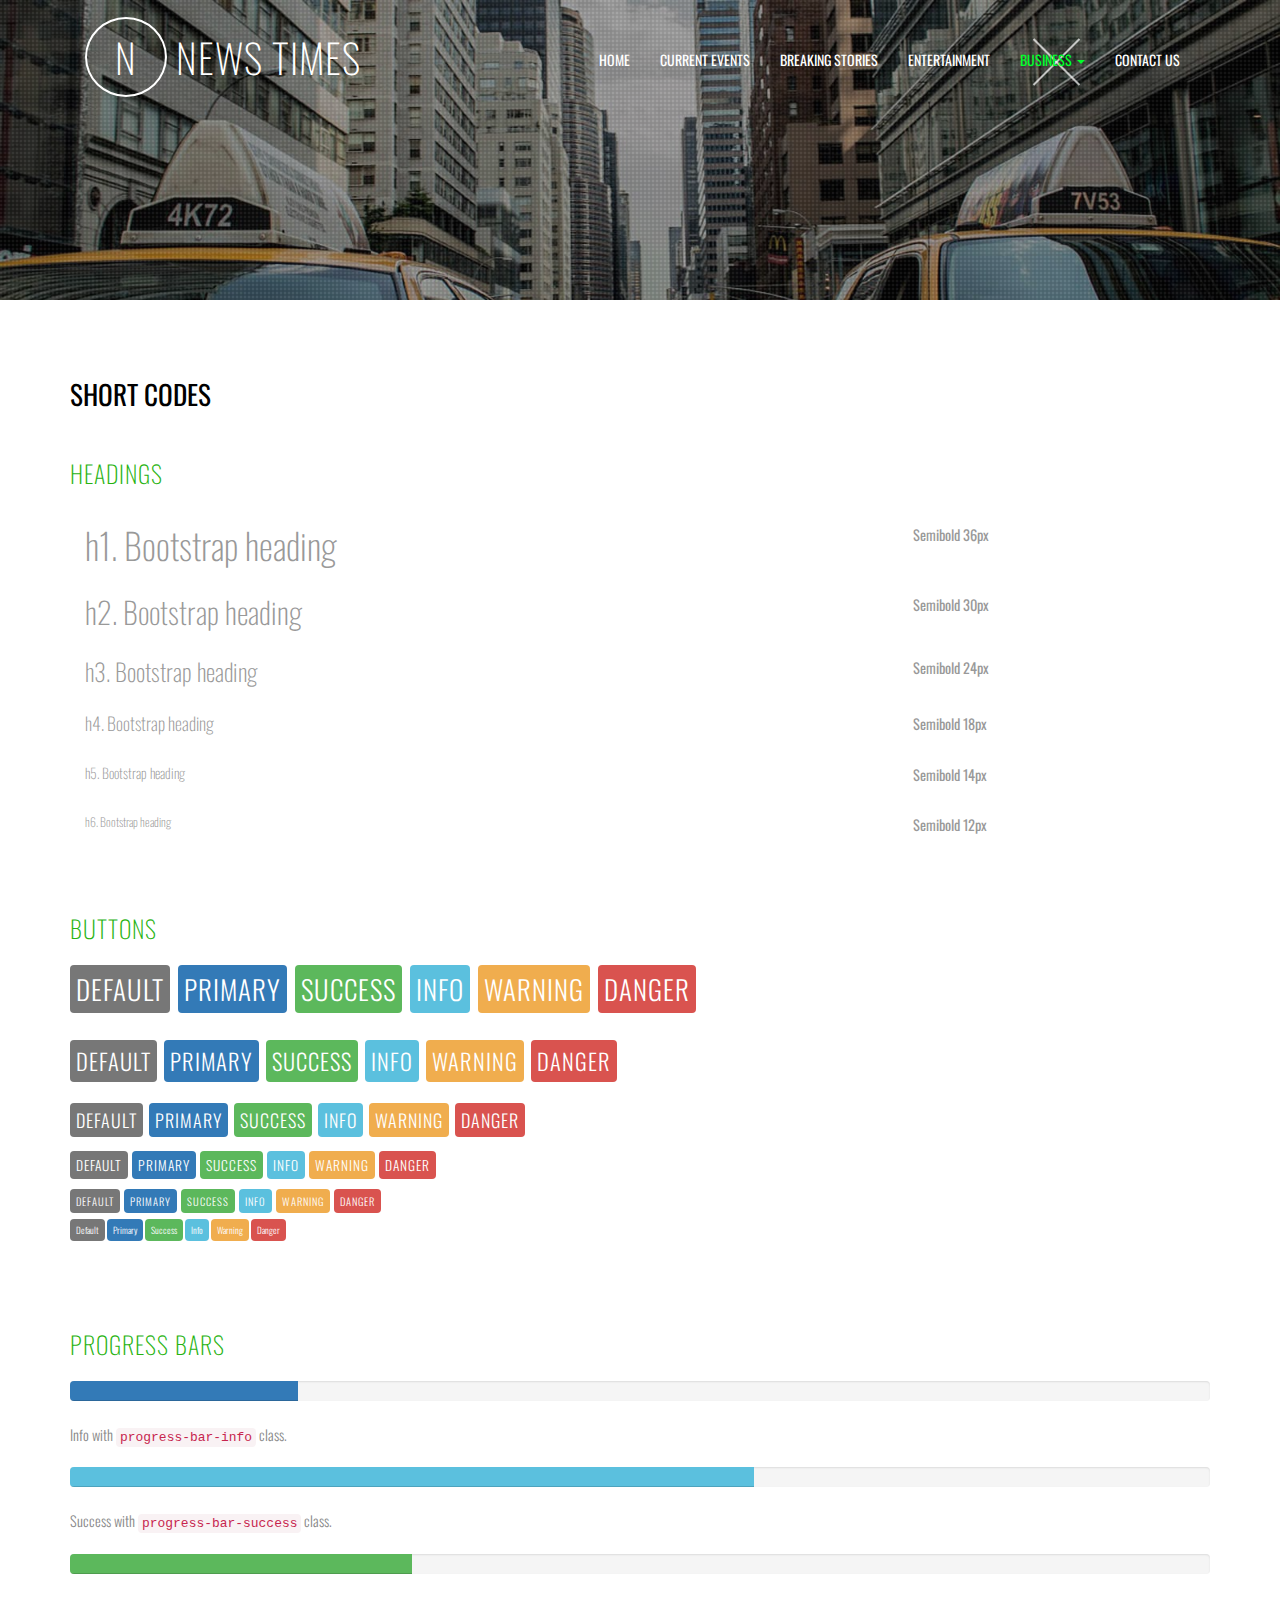
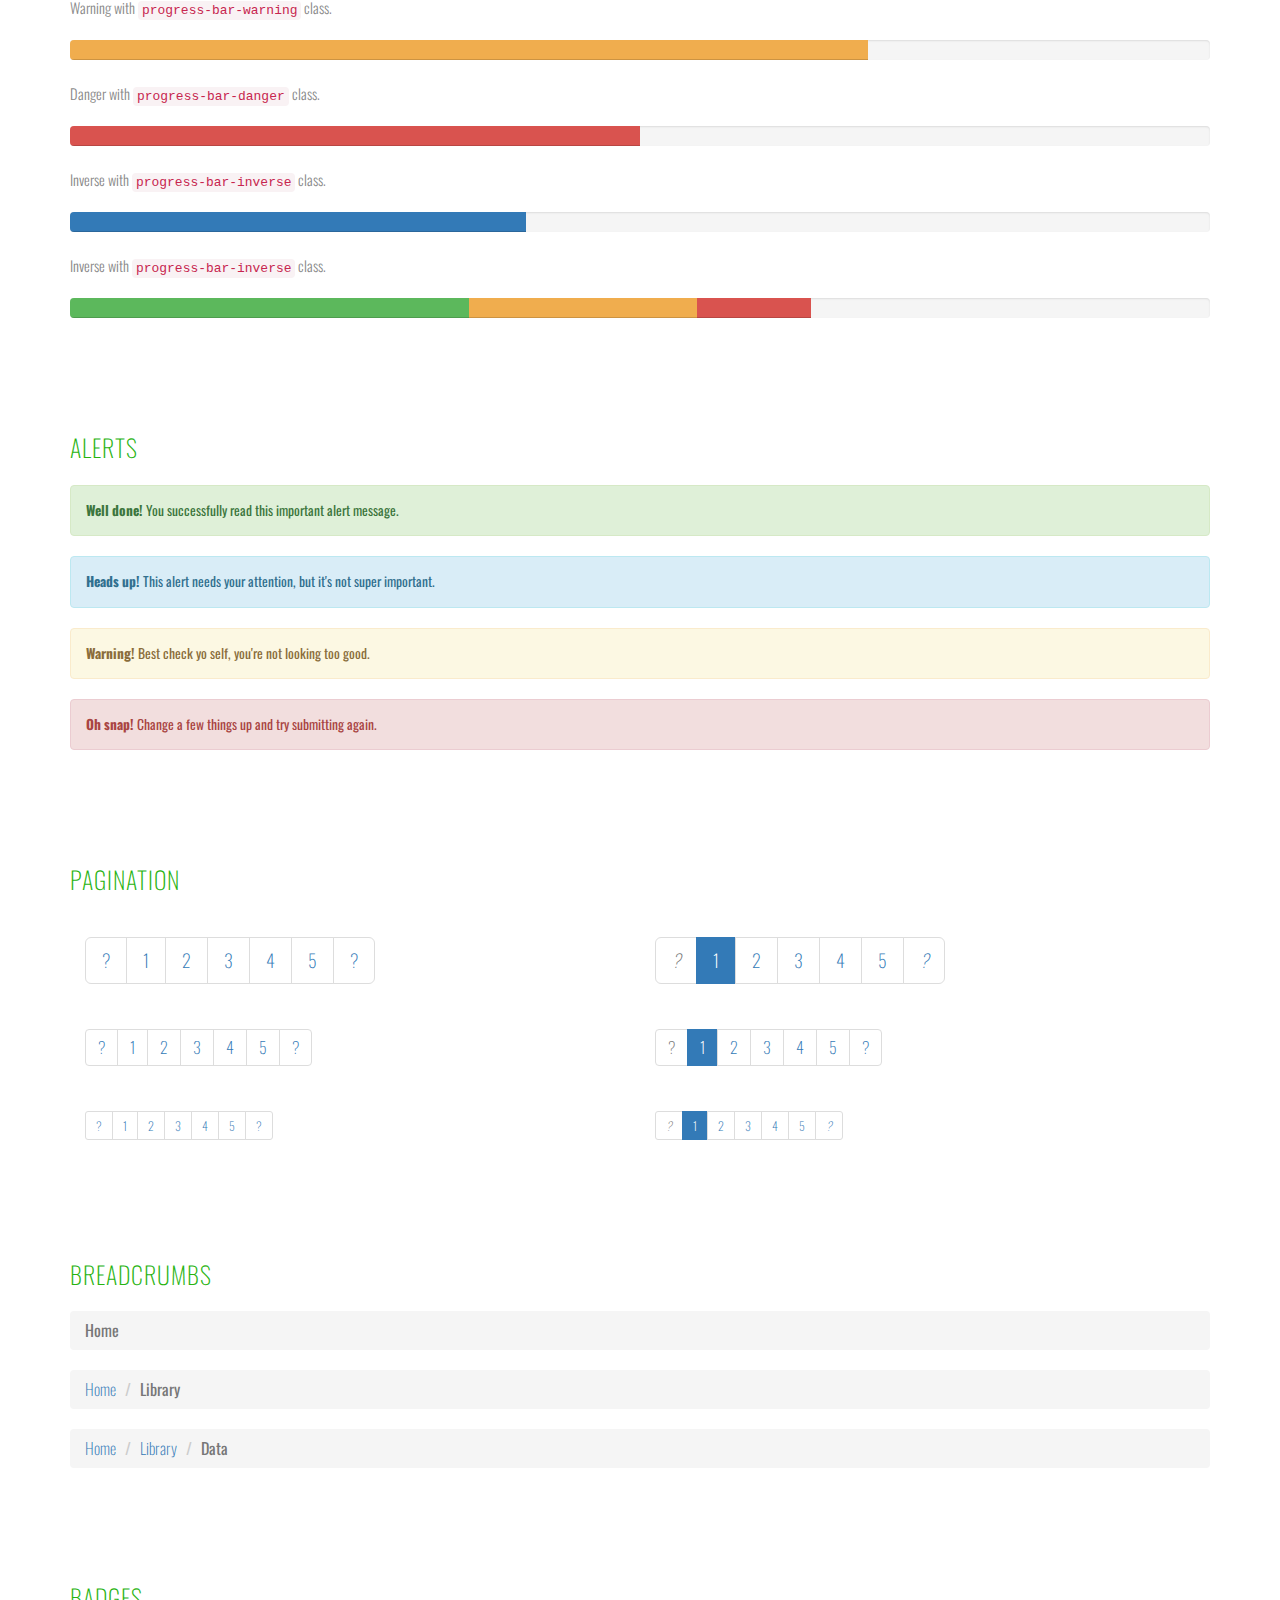
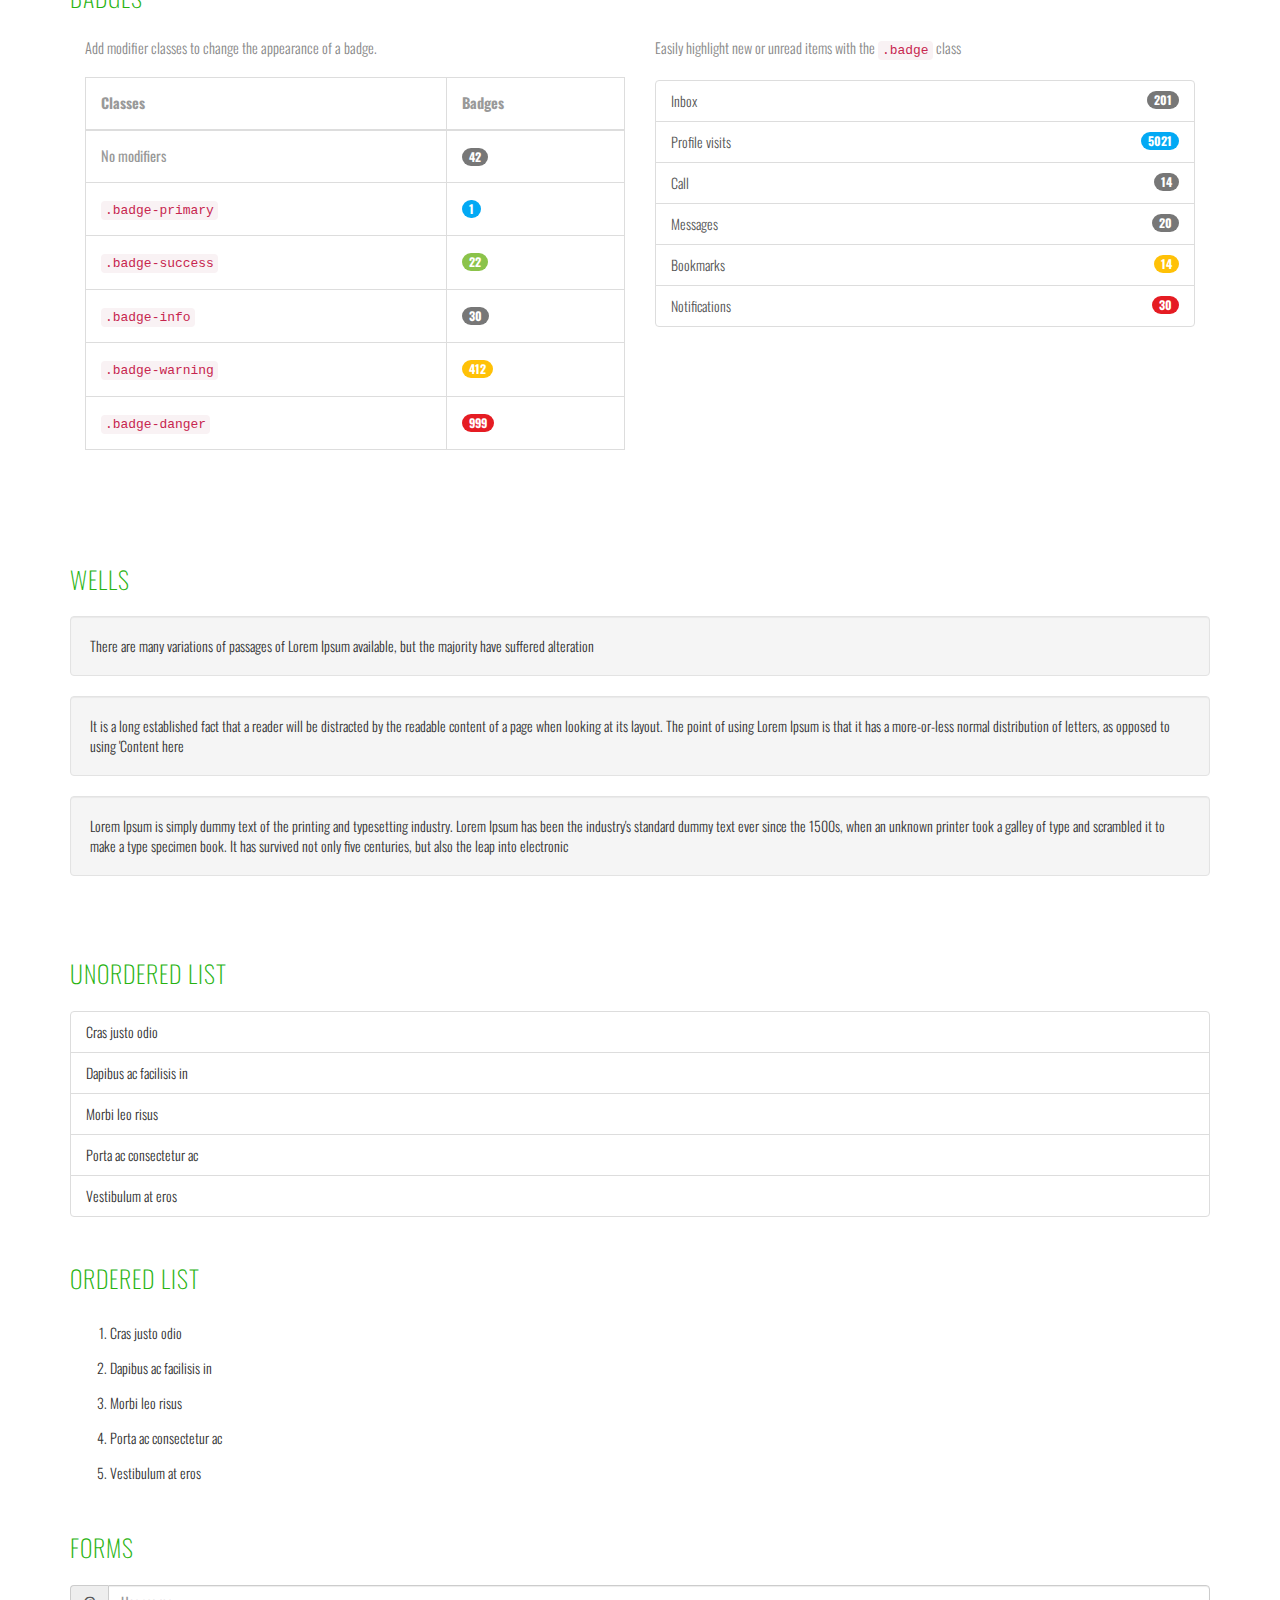
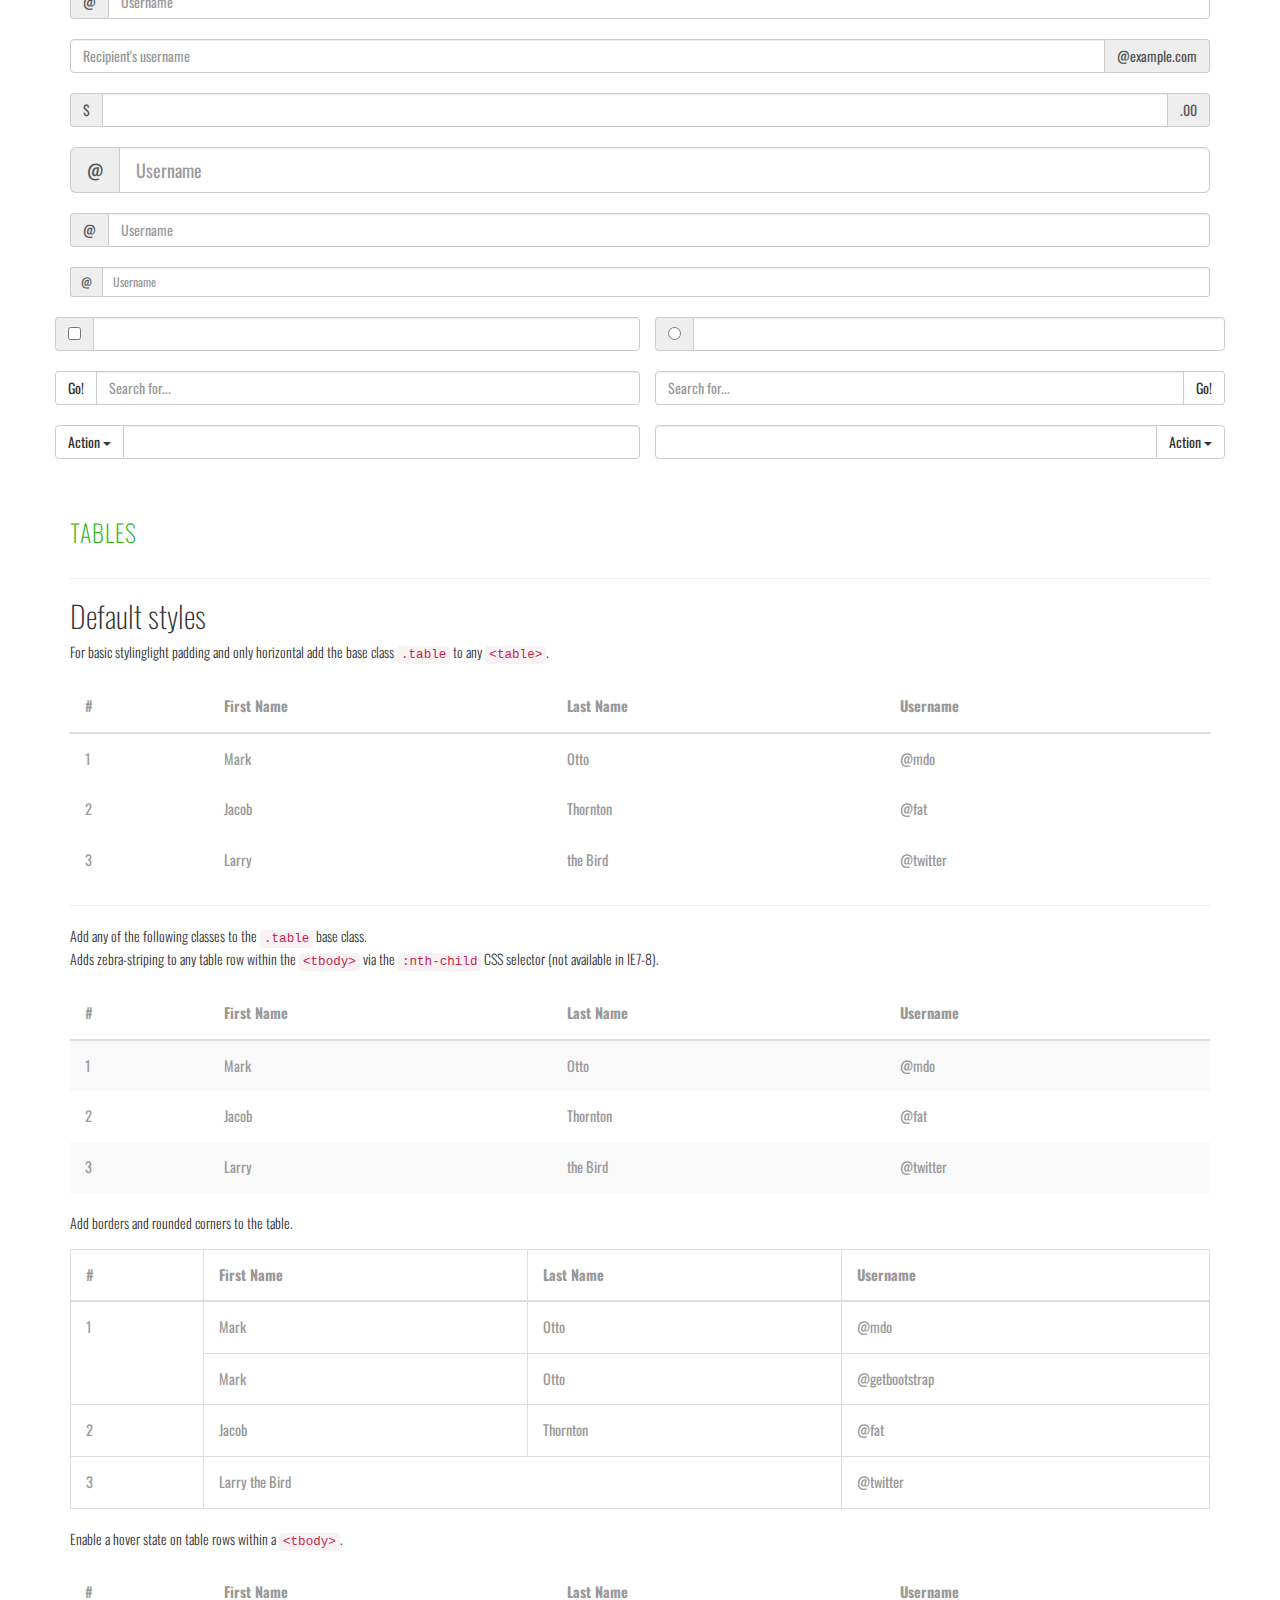
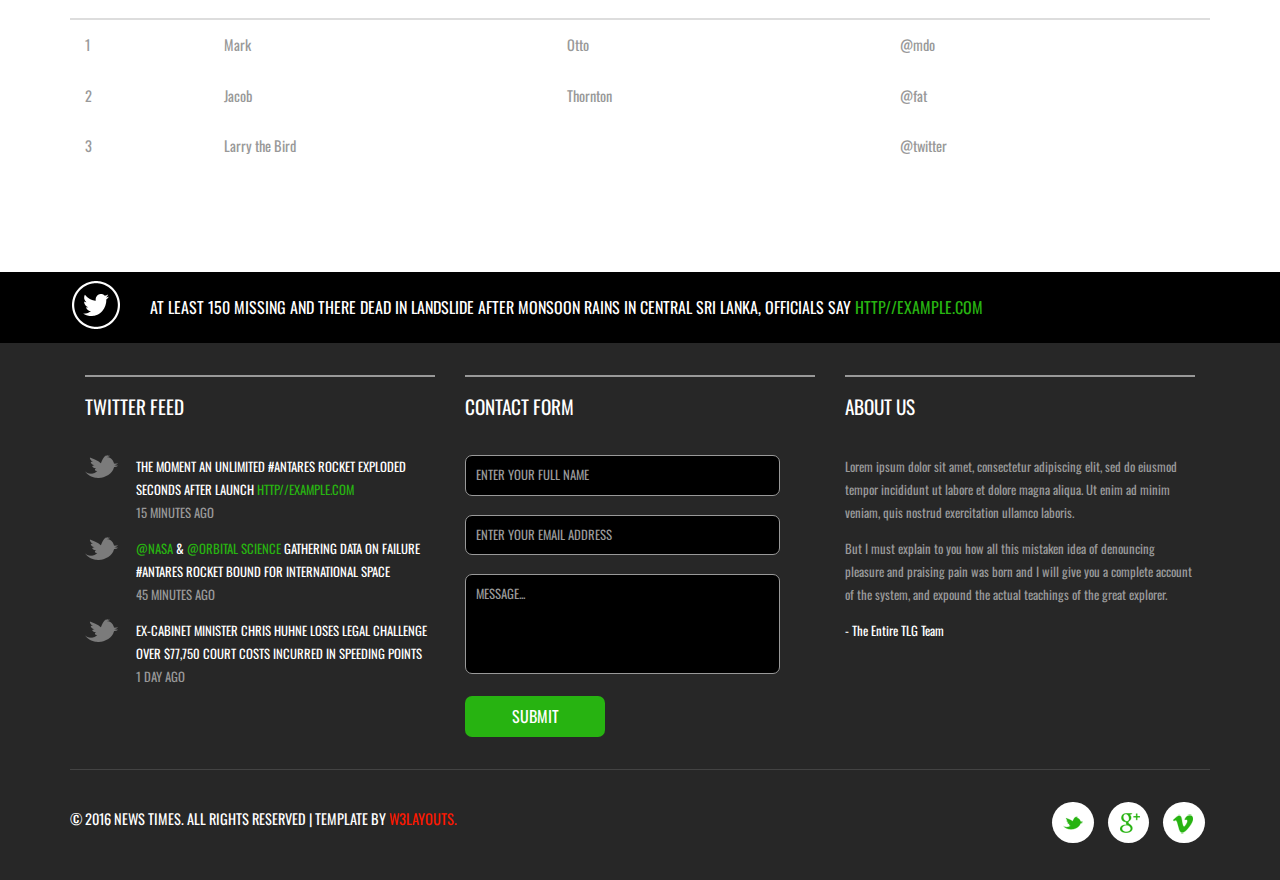
<file: static/short-codes.html>
<!DOCTYPE HTML>
<html>
<head>
<title>News Times | Short Codes</title>
<meta name="viewport" content="width=device-width, initial-scale=1">
<meta http-equiv="Content-Type" content="text/html; charset=utf-8" />
<!-- Custom Theme files -->
<link href="css/bootstrap.css" rel="stylesheet" type="text/css" media="all" />
<link href="css/style.css" rel="stylesheet" type="text/css" media="all" />
<!-- js -->
<script src="js/jquery-1.11.1.min.js"></script>
<!-- //js -->
<link href='//fonts.googleapis.com/css?family=Oswald:400,300,700' rel='stylesheet' type='text/css'>
</head>

<body>
<!-- banner -->
	<div class="banner1">
		<div class="banner-info1">
			<div class="container">
				<nav class="navbar navbar-default">
					<!-- Brand and toggle get grouped for better mobile display -->
					<div class="navbar-header">
					  <button type="button" class="navbar-toggle collapsed" data-toggle="collapse" data-target="#bs-example-navbar-collapse-1">
						<span class="sr-only">Toggle navigation</span>
						<span class="icon-bar"></span>
						<span class="icon-bar"></span>
						<span class="icon-bar"></span>
					  </button>
						<div class="logo">
							<a class="navbar-brand" href="index.html"><span>N</span> News Times</a>
						</div>
					</div>

					<!-- Collect the nav links, forms, and other content for toggling -->
					<div class="collapse navbar-collapse nav-wil" id="bs-example-navbar-collapse-1">
						<ul class="nav navbar-nav cl-effect-18" id="cl-effect-18">
							<li><a href="index.html">Home</a></li>
							<li><a href="events.html">Current events</a></li>
							<li><a href="breaking.html">Breaking stories</a></li>
							<li><a href="entertainment.html">Entertainment</a></li>
							<li role="presentation" class="dropdown act">
								<a class="dropdown-toggle active" data-toggle="dropdown" href="#" role="button" aria-haspopup="true" aria-expanded="false">
								  Business <span class="caret"></span>
								</a>
								<ul class="dropdown-menu">
								  <li><a href="short-codes.html">Market</a></li>
								  <li><a href="short-codes.html">Reviews</a></li>
								  <li><a href="short-codes.html">Stock</a></li>
								</ul>
							</li>
							<li><a href="contact.html">Contact Us</a></li>
						</ul>
					</div><!-- /.navbar-collapse -->	
					
				</nav>
			</div>
		</div>
	</div>
<!-- //banner -->
<!--typography-page -->
	<div class="typo">
		<div class="container">
			<h3 class="title">Short Codes</h3>
			<div class="grid_3 grid_4">
				<h3 class="hdg">Headings</h3>
				<div class="bs-example">
					<table class="table">
						<tbody>
							<tr>
								<td><h1 id="h1.-bootstrap-heading">h1. Bootstrap heading<a class="anchorjs-link" href="#h1.-bootstrap-heading"><span class="anchorjs-icon"></span></a></h1></td>
								<td class="type-info">Semibold 36px</td>
							</tr>
							<tr>
								<td><h2 id="h2.-bootstrap-heading">h2. Bootstrap heading<a class="anchorjs-link" href="#h2.-bootstrap-heading"><span class="anchorjs-icon"></span></a></h2></td>
								<td class="type-info">Semibold 30px</td>
							</tr>
							<tr>
								<td><h3 id="h3.-bootstrap-heading">h3. Bootstrap heading<a class="anchorjs-link" href="#h3.-bootstrap-heading"><span class="anchorjs-icon"></span></a></h3></td>
								<td class="type-info">Semibold 24px</td>
							</tr>
							<tr>
								<td><h4 id="h4.-bootstrap-heading">h4. Bootstrap heading<a class="anchorjs-link" href="#h4.-bootstrap-heading"><span class="anchorjs-icon"></span></a></h4></td>
								<td class="type-info">Semibold 18px</td>
							</tr>
							<tr>
								<td><h5 id="h5.-bootstrap-heading">h5. Bootstrap heading<a class="anchorjs-link" href="#h5.-bootstrap-heading"><span class="anchorjs-icon"></span></a></h5></td>
								<td class="type-info">Semibold 14px</td>
							</tr>
							<tr>
								<td><h6>h6. Bootstrap heading</h6></td>
								<td class="type-info">Semibold 12px</td>
							</tr>
						</tbody>
					</table>
				</div>
			</div>
			<div class="grid_3 grid_5">
				<h3>Buttons</h3>
				<h1>
					<a href="#"><span class="label label-default">Default</span></a>
					<a href="#"><span class="label label-primary">Primary</span></a>
					<a href="#"><span class="label label-success">Success</span></a>
					<a href="#"><span class="label label-info">Info</span></a>
					<a href="#"><span class="label label-warning">Warning</span></a>
					<a href="#"><span class="label label-danger">Danger</span></a>
				</h1>
				<h2>
					<a href="#"><span class="label label-default">Default</span></a>
					<a href="#"><span class="label label-primary">Primary</span></a>
					<a href="#"><span class="label label-success">Success</span></a>
					<a href="#"><span class="label label-info">Info</span></a>
					<a href="#"><span class="label label-warning">Warning</span></a>
					<a href="#"><span class="label label-danger">Danger</span></a>
				</h2>
				<h3>
					<a href="#"><span class="label label-default">Default</span></a>
					<a href="#"><span class="label label-primary">Primary</span></a>
					<a href="#"><span class="label label-success">Success</span></a>
					<a href="#"><span class="label label-info">Info</span></a>
					<a href="#"><span class="label label-warning">Warning</span></a>
					<a href="#"><span class="label label-danger">Danger</span></a>
				</h3>
				<h4>
					<a href="#"><span class="label label-default">Default</span></a>
					<a href="#"><span class="label label-primary">Primary</span></a>
					<a href="#"><span class="label label-success">Success</span></a>
					<a href="#"><span class="label label-info">Info</span></a>
					<a href="#"><span class="label label-warning">Warning</span></a>
					<a href="#"><span class="label label-danger">Danger</span></a>
				</h4>
				<h5>
					<a href="#"><span class="label label-default">Default</span></a>
					<a href="#"><span class="label label-primary">Primary</span></a>
					<a href="#"><span class="label label-success">Success</span></a>
					<a href="#"><span class="label label-info">Info</span></a>
					<a href="#"><span class="label label-warning">Warning</span></a>
					<a href="#"><span class="label label-danger">Danger</span></a>
				</h5>
				<h6>
					<a href="#"><span class="label label-default">Default</span></a>
					<a href="#"><span class="label label-primary">Primary</span></a>
					<a href="#"><span class="label label-success">Success</span></a>
					<a href="#"><span class="label label-info">Info</span></a>
					<a href="#"><span class="label label-warning">Warning</span></a>
					<a href="#"><span class="label label-danger">Danger</span></a>
				</h6>
			</div>			   
			<div class="grid_3 grid_5">
				<h3>Progress Bars</h3>
				<div class="tab-content">
					<div class="tab-pane active" id="domprogress">
						<div class="progress">    
							<div class="progress-bar progress-bar-primary" style="width: 20%"></div>
						</div>
						<p>Info with <code>progress-bar-info</code> class.</p>
						<div class="progress">    
							<div class="progress-bar progress-bar-info" style="width: 60%"></div>
						</div>
						<p>Success with <code>progress-bar-success</code> class.</p>
						<div class="progress">
							<div class="progress-bar progress-bar-success" style="width: 30%"></div>
						</div>
						<p>Warning with <code>progress-bar-warning</code> class.</p>
						<div class="progress">
							<div class="progress-bar progress-bar-warning" style="width: 70%"></div>
						</div>
						<p>Danger with <code>progress-bar-danger</code> class.</p>
						<div class="progress">
							<div class="progress-bar progress-bar-danger" style="width: 50%"></div>
						</div>
						<p>Inverse with <code>progress-bar-inverse</code> class.</p>
						<div class="progress">
							<div class="progress-bar progress-bar-inverse" style="width: 40%"></div>
						</div>
						<p>Inverse with <code>progress-bar-inverse</code> class.</p>
						<div class="progress">
							<div class="progress-bar progress-bar-success" style="width: 35%"><span class="sr-only">35% Complete (success)</span></div>
							<div class="progress-bar progress-bar-warning" style="width: 20%"><span class="sr-only">20% Complete (warning)</span></div>
							<div class="progress-bar progress-bar-danger" style="width: 10%"><span class="sr-only">10% Complete (danger)</span></div>
						</div>
					</div>
				</div>
			</div>
			<div class="grid_3 grid_5">
				<h3>Alerts</h3>
				<div class="alert alert-success" role="alert">
					<strong>Well done!</strong> You successfully read this important alert message.
				</div>
				<div class="alert alert-info" role="alert">
					<strong>Heads up!</strong> This alert needs your attention, but it's not super important.
				</div>
				<div class="alert alert-warning" role="alert">
					<strong>Warning!</strong> Best check yo self, you're not looking too good.
				</div>
				<div class="alert alert-danger" role="alert">
					<strong>Oh snap!</strong> Change a few things up and try submitting again.
				</div>
			</div>
			<div class="grid_3 grid_5">
				<h3>Pagination</h3>
				<div class="col-md-6">
					<nav>
						<ul class="pagination pagination-lg">
							<li><a href="#" aria-label="Previous"><span aria-hidden="true">?</span></a></li>
							<li><a href="#">1</a></li>
							<li><a href="#">2</a></li>
							<li><a href="#">3</a></li>
							<li><a href="#">4</a></li>
							<li><a href="#">5</a></li>
							<li><a href="#" aria-label="Next"><span aria-hidden="true">?</span></a></li>
						</ul>
					</nav>
					<nav>
						<ul class="pagination">
							<li><a href="#" aria-label="Previous"><span aria-hidden="true">?</span></a></li>
							<li><a href="#">1</a></li>
							<li><a href="#">2</a></li>
							<li><a href="#">3</a></li>
							<li><a href="#">4</a></li>
							<li><a href="#">5</a></li>
							<li><a href="#" aria-label="Next"><span aria-hidden="true">?</span></a></li>
						</ul>
					</nav>
					<nav>
						<ul class="pagination pagination-sm">
							<li><a href="#" aria-label="Previous"><span aria-hidden="true">?</span></a></li>
							<li><a href="#">1</a></li>
							<li><a href="#">2</a></li>
							<li><a href="#">3</a></li>
							<li><a href="#">4</a></li>
							<li><a href="#">5</a></li>
							<li><a href="#" aria-label="Next"><span aria-hidden="true">?</span></a></li>
						</ul>
					</nav>
				</div>
				<div class="col-md-6">
					<ul class="pagination pagination-lg">
						<li class="disabled"><a href="#"><i class="fa fa-angle-left">?</i></a></li>
						<li class="active"><a href="#">1</a></li>
						<li><a href="#">2</a></li>
						<li><a href="#">3</a></li>
						<li><a href="#">4</a></li>
						<li><a href="#">5</a></li>
						<li><a href="#"><i class="fa fa-angle-right">?</i></a></li>
					</ul>
					<nav>
						<ul class="pagination">
							<li class="disabled"><a href="#" aria-label="Previous"><span aria-hidden="true">?</span></a></li>
							<li class="active"><a href="#">1 <span class="sr-only">(current)</span></a></li>
							<li><a href="#">2</a></li>
							<li><a href="#">3</a></li>
							<li><a href="#">4</a></li>
							<li><a href="#">5</a></li>
							<li><a href="#" aria-label="Next"><span aria-hidden="true">?</span></a></li>
						</ul>
					</nav>
					<ul class="pagination pagination-sm">
						<li class="disabled"><a href="#"><i class="fa fa-angle-left">?</i></a></li>
						<li class="active"><a href="#">1</a></li>
						<li><a href="#">2</a></li>
						<li><a href="#">3</a></li>
						<li><a href="#">4</a></li>
						<li><a href="#">5</a></li>
						<li><a href="#"><i class="fa fa-angle-right">?</i></a></li>
					</ul>
				</div>
				<div class="clearfix"> </div>
			</div>
			<div class="grid_3 grid_5">
				<h3>Breadcrumbs</h3>
				<ol class="breadcrumb">
					<li class="active">Home</li>
				</ol>
				<ol class="breadcrumb">
					<li><a href="#">Home</a></li>
					<li class="active">Library</li>
				</ol>
				<ol class="breadcrumb">
					<li><a href="#">Home</a></li>
					<li><a href="#">Library</a></li>
					<li class="active">Data</li>
				</ol>
			</div>
			<div class="grid_3 grid_5">
				<h3>Badges</h3>
				<div class="col-md-6">
					<p>Add modifier classes to change the appearance of a badge.</p>
					<table class="table table-bordered">
						<thead>
							<tr>
								<th>Classes</th>
								<th>Badges</th>
							</tr>
						</thead>
						<tbody>
							<tr>
								<td>No modifiers</td>
								<td><span class="badge">42</span></td>
							</tr>
							<tr>
								<td><code>.badge-primary</code></td>
								<td><span class="badge badge-primary">1</span></td>
							</tr>
							<tr>
								<td><code>.badge-success</code></td>
								<td><span class="badge badge-success">22</span></td>
							</tr>
							<tr>
								<td><code>.badge-info</code></td>
								<td><span class="badge badge-info">30</span></td>
							</tr>
							<tr>
								<td><code>.badge-warning</code></td>
								<td><span class="badge badge-warning">412</span></td>
							</tr>
							<tr>
								<td><code>.badge-danger</code></td>
								<td><span class="badge badge-danger">999</span></td>
							</tr>
						</tbody>
					</table>                    
				</div>
				<div class="col-md-6">
					<p>Easily highlight new or unread items with the <code>.badge</code> class</p>
					<div class="list-group list-group-alternate"> 
						<a href="#" class="list-group-item"><span class="badge">201</span> <i class="ti ti-email"></i> Inbox </a> 
						<a href="#" class="list-group-item"><span class="badge badge-primary">5021</span> <i class="ti ti-eye"></i> Profile visits </a> 
						<a href="#" class="list-group-item"><span class="badge">14</span> <i class="ti ti-headphone-alt"></i> Call </a> 
						<a href="#" class="list-group-item"><span class="badge">20</span> <i class="ti ti-comments"></i> Messages </a> 
						<a href="#" class="list-group-item"><span class="badge badge-warning">14</span> <i class="ti ti-bookmark"></i> Bookmarks </a> 
						<a href="#" class="list-group-item"><span class="badge badge-danger">30</span> <i class="ti ti-bell"></i> Notifications </a> 
					</div>
				</div>
			   <div class="clearfix"> </div>
			</div>	 
			<div class="grid_3 grid_5">
				<h3>Wells</h3>
				<div class="well">
					There are many variations of passages of Lorem Ipsum available, but the majority have suffered alteration
				</div>
				<div class="well">
					It is a long established fact that a reader will be distracted by the readable content of a page when looking at its layout. The point of using Lorem Ipsum is that it has a more-or-less normal distribution of letters, as opposed to using 'Content here
				</div>
				<div class="well">
						Lorem Ipsum is simply dummy text of the printing and typesetting industry. Lorem Ipsum has been the industry's standard dummy text ever since the 1500s, when an unknown printer took a galley of type and scrambled it to make a type specimen book. It has survived not only five centuries, but also the leap into electronic
				</div>
			</div>
			<h3 class="bars">Unordered List</h3>
			<ul class="list-group">
			  <li class="list-group-item">Cras justo odio</li>
			  <li class="list-group-item">Dapibus ac facilisis in</li>
			  <li class="list-group-item">Morbi leo risus</li>
			  <li class="list-group-item">Porta ac consectetur ac</li>
			  <li class="list-group-item">Vestibulum at eros</li>
			</ul>
			<h3 class="bars">Ordered List</h3>
			<ol>
				<li class="list-group-item1">Cras justo odio</li>
				<li class="list-group-item1">Dapibus ac facilisis in</li>
				<li class="list-group-item1">Morbi leo risus</li>
				<li class="list-group-item1">Porta ac consectetur ac</li>
				<li class="list-group-item1">Vestibulum at eros</li>
			</ol>
			<h3 class="bars">Forms</h3>
			<div class="input-group">
				<span class="input-group-addon" id="basic-addon1">@</span>
				<input type="text" class="form-control" placeholder="Username" aria-describedby="basic-addon1">
			</div>
			<div class="input-group">
				<input type="text" class="form-control" placeholder="Recipient's username" aria-describedby="basic-addon2">
				<span class="input-group-addon" id="basic-addon2">@example.com</span>
			</div>
			<div class="input-group">
				<span class="input-group-addon">$</span>
					<input type="text" class="form-control" aria-label="Amount (to the nearest dollar)">
				<span class="input-group-addon">.00</span>
			</div>
			<div class="input-group input-group-lg">
				<span class="input-group-addon" id="sizing-addon1">@</span>
				<input type="text" class="form-control" placeholder="Username" aria-describedby="sizing-addon1">
			</div>
			<div class="input-group">
				<span class="input-group-addon" id="sizing-addon2">@</span>
				<input type="text" class="form-control" placeholder="Username" aria-describedby="sizing-addon2">
			</div>
			<div class="input-group input-group-sm">
				<span class="input-group-addon" id="sizing-addon3">@</span>
				<input type="text" class="form-control" placeholder="Username" aria-describedby="sizing-addon3">
			</div>
			<div class="row">
				<div class="col-lg-6 in-gp-tl">
					<div class="input-group">
						<span class="input-group-addon">
							<input type="checkbox" aria-label="...">
						</span>
						<input type="text" class="form-control" aria-label="...">
					</div><!-- /input-group -->
				</div><!-- /.col-lg-6 -->
				<div class="col-lg-6 in-gp-tb">
					<div class="input-group">
						<span class="input-group-addon">
							<input type="radio" aria-label="...">
						</span>
						<input type="text" class="form-control" aria-label="...">
					</div><!-- /input-group -->
				</div><!-- /.col-lg-6 -->
			</div><!-- /.row -->
			<div class="row">
				<div class="col-lg-6 in-gp-tl">
					<div class="input-group">
						<span class="input-group-btn">
							<button class="btn btn-default" type="button">Go!</button>
						</span>
						<input type="text" class="form-control" placeholder="Search for...">
					</div><!-- /input-group -->
				</div><!-- /.col-lg-6 -->
				<div class="col-lg-6 in-gp-tb">
					<div class="input-group">
						<input type="text" class="form-control" placeholder="Search for...">
						<span class="input-group-btn">
							<button class="btn btn-default" type="button">Go!</button>
						</span>
					</div><!-- /input-group -->
				</div><!-- /.col-lg-6 -->
			</div><!-- /.row -->
			<div class="row">
				<div class="col-lg-6 in-gp-tl">
					<div class="input-group">
						<div class="input-group-btn">
							<button type="button" class="btn btn-default dropdown-toggle" data-toggle="dropdown" aria-haspopup="true" aria-expanded="false">Action <span class="caret"></span></button>
							<ul class="dropdown-menu">
								<li><a href="#">Action</a></li>
								<li><a href="#">Another action</a></li>
								<li><a href="#">Something else here</a></li>
								<li role="separator" class="divider"></li>
								<li><a href="#">Separated link</a></li>
							</ul>
						</div><!-- /btn-group -->
						<input type="text" class="form-control" aria-label="...">
					</div><!-- /input-group -->
				</div><!-- /.col-lg-6 -->
				<div class="col-lg-6 in-gp-tb">
					<div class="input-group">
						<input type="text" class="form-control" aria-label="...">
						<div class="input-group-btn">
							<button type="button" class="btn btn-default dropdown-toggle" data-toggle="dropdown" aria-haspopup="true" aria-expanded="false">Action <span class="caret"></span></button>
							<ul class="dropdown-menu dropdown-menu-right">
								<li><a href="#">Action</a></li>
								<li><a href="#">Another action</a></li>
								<li><a href="#">Something else here</a></li>
								<li role="separator" class="divider"></li>
								<li><a href="#">Separated link</a></li>
							</ul>
						</div><!-- /btn-group -->
					</div><!-- /input-group -->
				</div><!-- /.col-lg-6 -->
			</div><!-- /.row -->
			<div class="page-header">
				<h3 class="bars">Tables</h3>
			</div>
			<h2 class="typoh2">Default styles</h2>
			<p>For basic stylinglight padding and only horizontal add the base class <code>.table</code> to any <code>&lt;table&gt;</code>.</p>
			<div class="bs-docs-example">
				<table class="table">
					<thead>
						<tr>
							<th>#</th>
							<th>First Name</th>
							<th>Last Name</th>
							<th>Username</th>
						</tr>
					</thead>
					<tbody>
						<tr>
							<td>1</td>
							<td>Mark</td>
							<td>Otto</td>
							<td>@mdo</td>
						</tr>
						<tr>
							<td>2</td>
							<td>Jacob</td>
							<td>Thornton</td>
							<td>@fat</td>
						</tr>
						<tr>
							<td>3</td>
							<td>Larry</td>
							<td>the Bird</td>
							<td>@twitter</td>
						</tr>
					</tbody>
				</table>
			</div>
			<hr class="bs-docs-separator">
			<p>Add any of the following classes to the <code>.table</code> base class.</p>
			<p>Adds zebra-striping to any table row within the <code>&lt;tbody&gt;</code> via the <code>:nth-child</code> CSS selector (not available in IE7-8).</p>
			<div class="bs-docs-example">
				<table class="table table-striped">
					<thead>
						<tr>
							<th>#</th>
							<th>First Name</th>
							<th>Last Name</th>
							<th>Username</th>
						</tr>
					</thead>
					<tbody>
						<tr>
							<td>1</td>
							<td>Mark</td>
							<td>Otto</td>
							<td>@mdo</td>
						</tr>
						<tr>
							<td>2</td>
							<td>Jacob</td>
							<td>Thornton</td>
							<td>@fat</td>
						</tr>
						<tr>
							<td>3</td>
							<td>Larry</td>
							<td>the Bird</td>
							<td>@twitter</td>
						</tr>
					</tbody>
				</table>
			</div>
			<p>Add borders and rounded corners to the table.</p>
			<div class="bs-docs-example">
				<table class="table table-bordered">
					<thead>
						<tr>
							<th>#</th>
							<th>First Name</th>
							<th>Last Name</th>
							<th>Username</th>
						</tr>
					</thead>
					<tbody>
						<tr>
							<td rowspan="2">1</td>
							<td>Mark</td>
							<td>Otto</td>
							<td>@mdo</td>
						</tr>
						<tr>
							<td>Mark</td>
							<td>Otto</td>
							<td>@getbootstrap</td>
						</tr>
						<tr>
							<td>2</td>
							<td>Jacob</td>
							<td>Thornton</td>
							<td>@fat</td>
						</tr>
						<tr>
							<td>3</td>
							<td colspan="2">Larry the Bird</td>
							<td>@twitter</td>
						</tr>
					</tbody>
				</table>
			</div>
			<p>Enable a hover state on table rows within a <code>&lt;tbody&gt;</code>.</p>
			<div class="bs-docs-example">
				<table class="table table-hover">
					<thead>
						<tr>
						  <th>#</th>
						  <th>First Name</th>
						  <th>Last Name</th>
						  <th>Username</th>
						</tr>
					</thead>
					<tbody>
						<tr>
						  <td>1</td>
						  <td>Mark</td>
						  <td>Otto</td>
						  <td>@mdo</td>
						</tr>
						<tr>
						  <td>2</td>
						  <td>Jacob</td>
						  <td>Thornton</td>
						  <td>@fat</td>
						</tr>
						<tr>
						  <td>3</td>
						  <td colspan="2">Larry the Bird</td>
						  <td>@twitter</td>
						</tr>
					</tbody>
				</table>
			</div>
		</div>
	</div>
<!-- //typography-page -->
<!-- footer -->
	<div class="footer-top">
		<div class="container">
			<p>at least 150 missing and there dead in landslide after monsoon 
				rains in central Sri Lanka, officials say <a href="#">http//example.com</a></p>
		</div>
	</div>
	<div class="footer">
		<div class="container">
			<div class="footer-grids">
				<div class="col-md-4 footer-grid-left">
					<h3>twitter feed</h3>
					<ul>
						<li><a href="#">the moment an unlimited #antares rocket exploded seconds after launch 
							<i>http//example.com</i></a><span>15 minutes ago</span></li>
						<li><a href="mailto:info@example.com" class="cols">@NASA</a> & <a href="mailto:info@example.com" class="cols">
							@orbital science</a> <a href="#">gathering data on failure #antares rocket bound 
							for international space</a><span>45 minutes ago</span></li>
						<li><a href="#">ex-cabinet minister chris huhne loses legal challenge over $77,750 
							court costs incurred in speeding points</a><span>1 day ago</span></li>
					</ul>
				</div>
				<div class="col-md-4 footer-grid-left">
					<h3>contact form</h3>
					<form>
						<input type="text" value="enter your full name" onfocus="this.value = '';" onblur="if (this.value == '') {this.value = 'enter your full name';}" required="">
						<input type="email" value="enter your email address" onfocus="this.value = '';" onblur="if (this.value == '') {this.value = 'enter your email address';}" required="">
						<textarea onfocus="this.value = '';" onblur="if (this.value == '') {this.value = 'Message...';}" required="">Message...</textarea>
						<input type="submit" value="Submit" >
					</form>
				</div>
				<div class="col-md-4 footer-grid-left">
					<h3>about us</h3>
					<p>Lorem ipsum dolor sit amet, consectetur adipiscing elit, sed do 
						eiusmod tempor incididunt ut labore et dolore magna aliqua. 
						Ut enim ad minim veniam, quis nostrud exercitation ullamco laboris.
						<span>But I must explain to you how all this mistaken idea of denouncing
						pleasure and praising pain was born and I will give you a complete 
						account of the system, and expound the actual teachings of the 
						great explorer.</span>
						<i>- The Entire TLG Team</i></p>
				</div>
				<div class="clearfix"> </div>
			</div>
			<div class="footer-bottom">
				<div class="footer-bottom-left">
					<p>&copy 2016 News Times. All rights reserved | Template by <a href="http://w3layouts.com/">W3layouts.</a></p>
				</div>
				<div class="footer-bottom-right">
					<ul>
						<li><a href="#" class="icon-button twitter"><i class="icon-twitter"></i><span></span></a></li>
						<li><a href="#" class="icon-button google"><i class="icon-google"></i><span></span></a></li>
						<li><a href="#" class="icon-button v"><i class="icon-v"></i><span></span></a></li>
					</ul>
				</div>
				<div class="clearfix"> </div>
			</div>
		</div>
	</div>
<!-- //footer -->
<!-- for bootstrap working -->
	<script src="js/bootstrap.js"></script>
<!-- //for bootstrap working -->
</body>
</html>
</file>
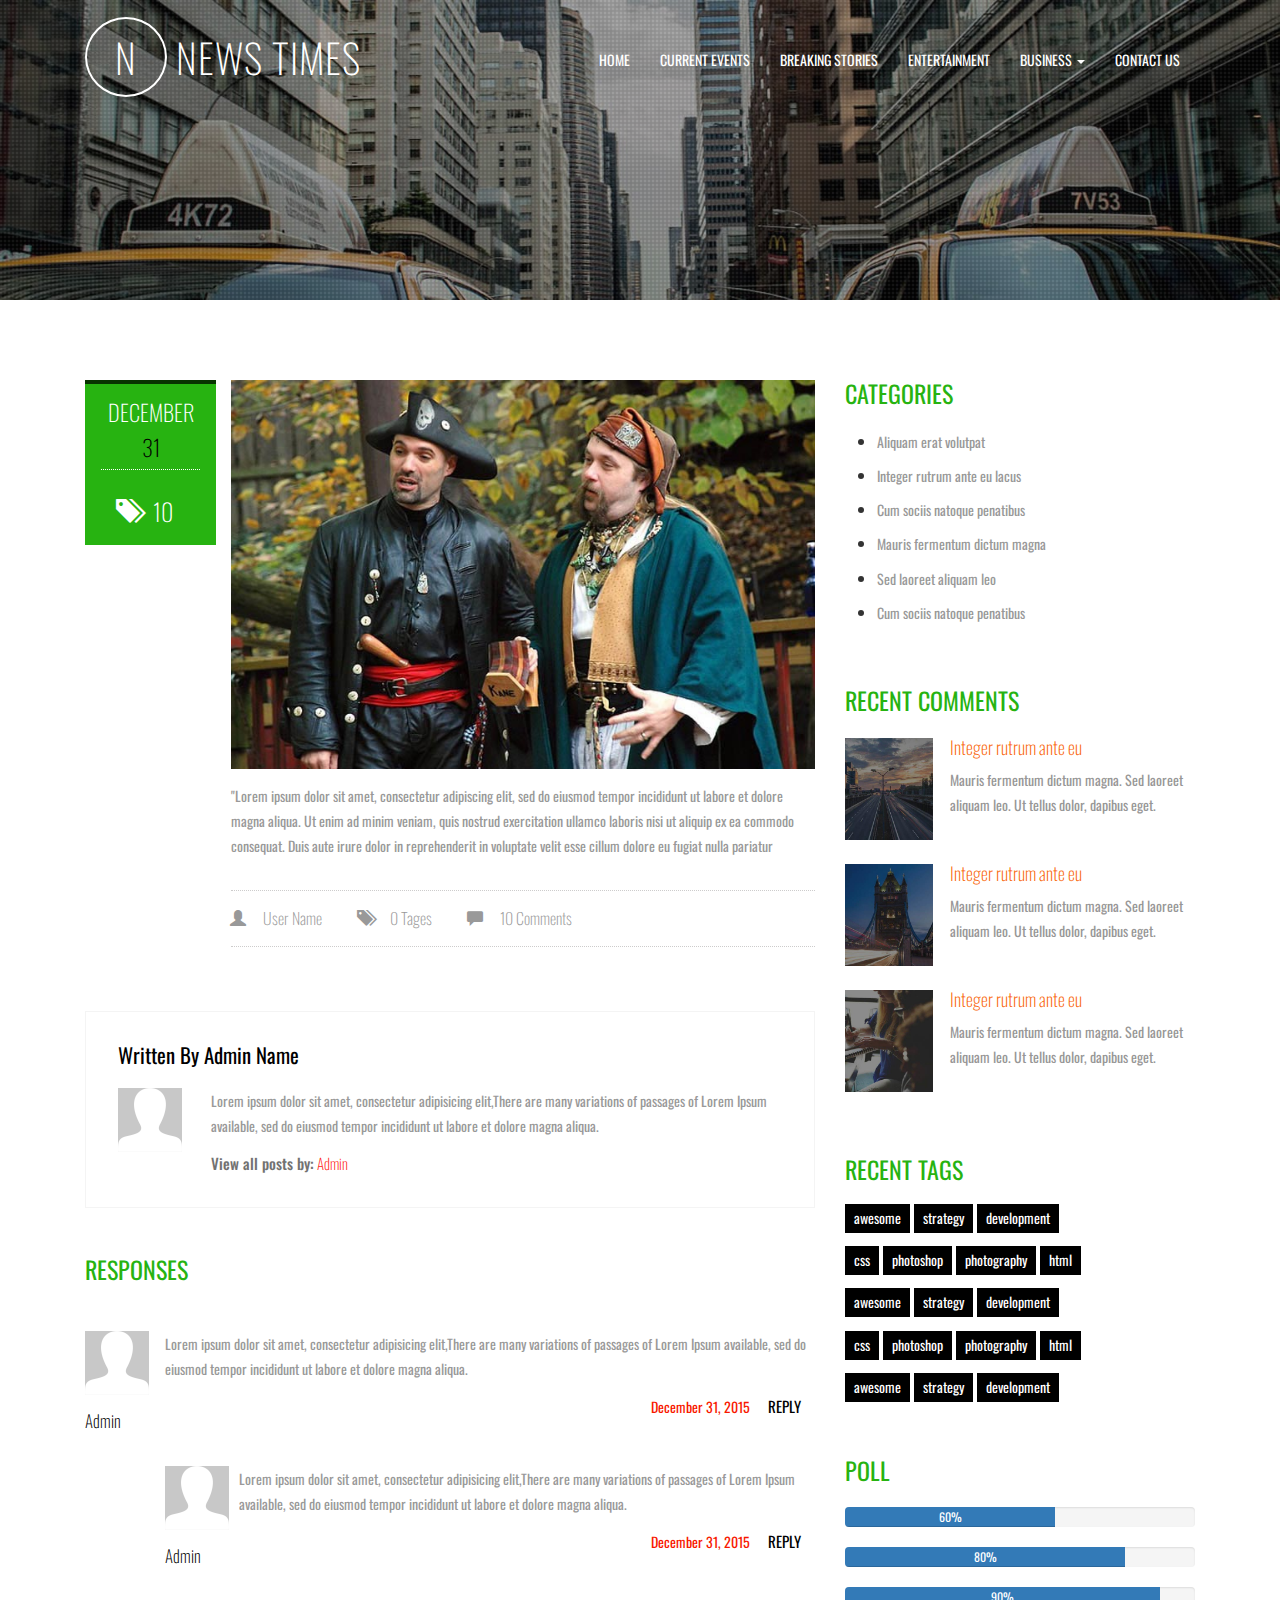
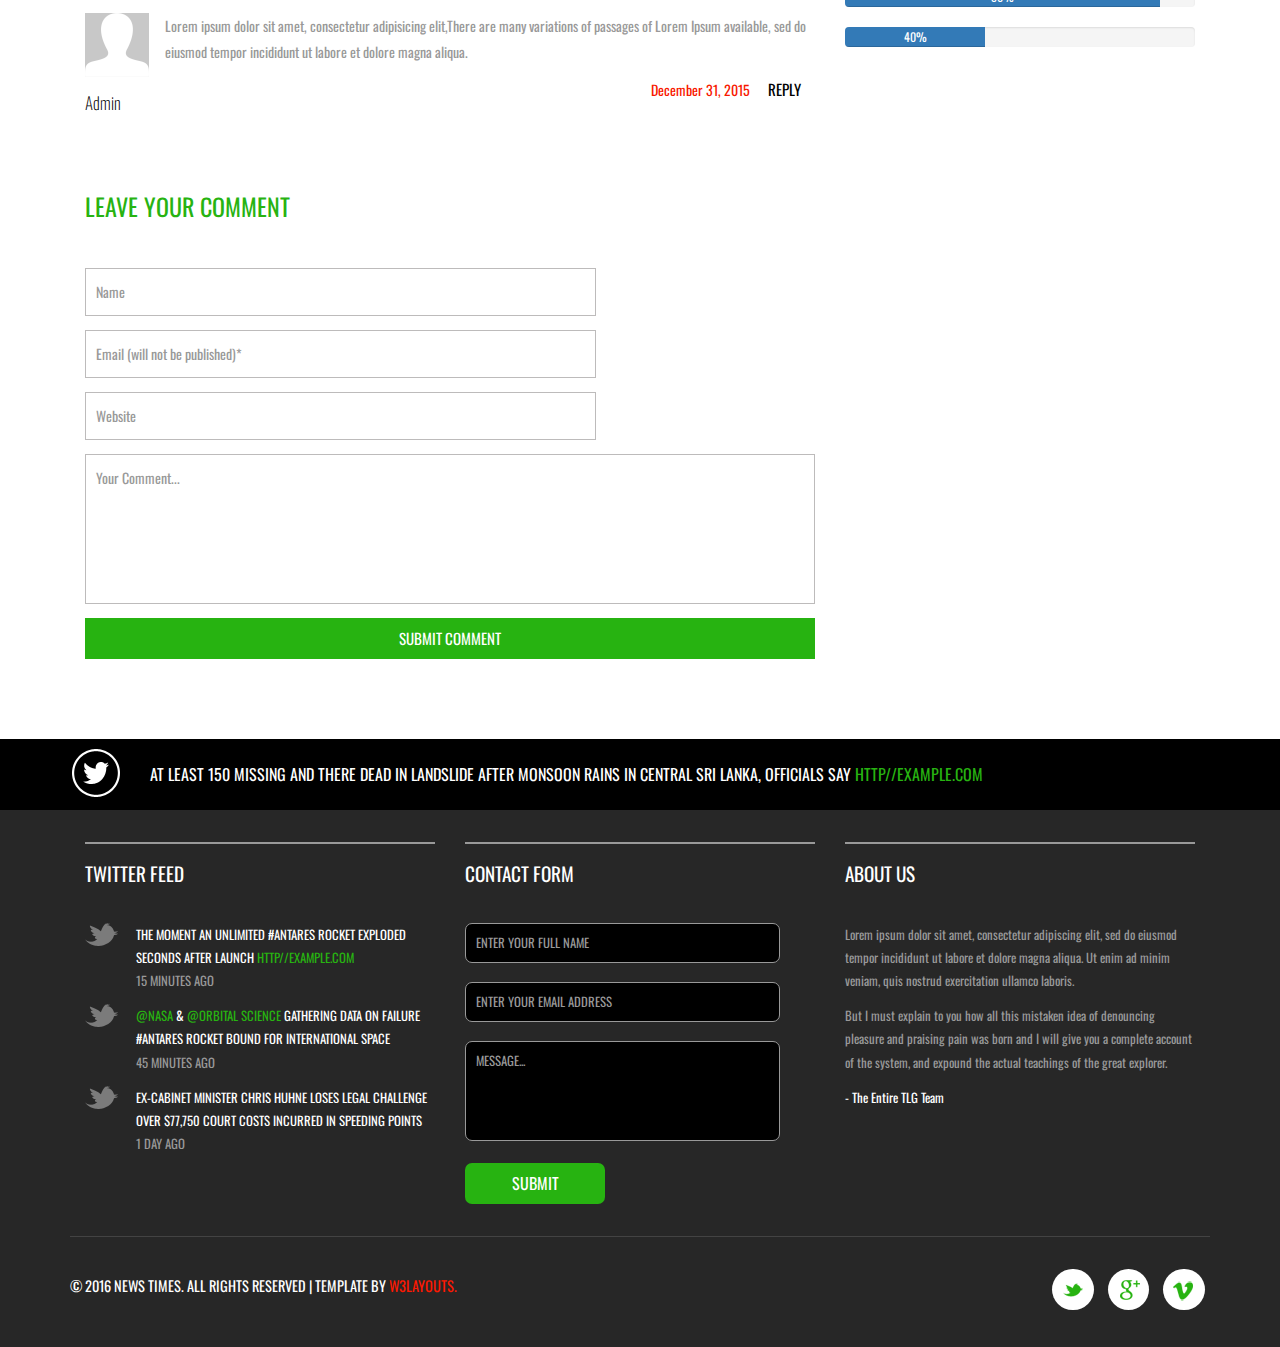
<file: static/single.html>
<!DOCTYPE HTML>
<html>
<head>
<title>News Times | Single</title>
<meta name="viewport" content="width=device-width, initial-scale=1">
<meta http-equiv="Content-Type" content="text/html; charset=utf-8" />
<!-- Custom Theme files -->
<link href="css/bootstrap.css" rel="stylesheet" type="text/css" media="all" />
<link href="css/style.css" rel="stylesheet" type="text/css" media="all" />
<!-- js -->
<script src="js/jquery-1.11.1.min.js"></script>
<!-- //js -->
<link href='//fonts.googleapis.com/css?family=Oswald:400,300,700' rel='stylesheet' type='text/css'>
</head>

<body>
<!-- banner -->
	<div class="banner1">
		<div class="banner-info1">
			<div class="container">
				<nav class="navbar navbar-default">
					<!-- Brand and toggle get grouped for better mobile display -->
					<div class="navbar-header">
					  <button type="button" class="navbar-toggle collapsed" data-toggle="collapse" data-target="#bs-example-navbar-collapse-1">
						<span class="sr-only">Toggle navigation</span>
						<span class="icon-bar"></span>
						<span class="icon-bar"></span>
						<span class="icon-bar"></span>
					  </button>
						<div class="logo">
							<a class="navbar-brand" href="index.html"><span>N</span> News Times</a>
						</div>
					</div>

					<!-- Collect the nav links, forms, and other content for toggling -->
					<div class="collapse navbar-collapse nav-wil" id="bs-example-navbar-collapse-1">
						<ul class="nav navbar-nav cl-effect-18" id="cl-effect-18">
							<li><a href="index.html">Home</a></li>
							<li><a href="events.html">Current events</a></li>
							<li><a href="breaking.html">Breaking stories</a></li>
							<li><a href="entertainment.html">Entertainment</a></li>
							<li role="presentation" class="dropdown">
								<a class="dropdown-toggle" data-toggle="dropdown" href="#" role="button" aria-haspopup="true" aria-expanded="false">
								  Business <span class="caret"></span>
								</a>
								<ul class="dropdown-menu">
								  <li><a href="short-codes.html">Market</a></li>
								  <li><a href="short-codes.html">Reviews</a></li>
								  <li><a href="short-codes.html">Stock</a></li>
								</ul>
							</li>
							<li><a href="contact.html">Contact Us</a></li>
						</ul>
					</div><!-- /.navbar-collapse -->	
					
				</nav>
			</div>
		</div>
	</div>
<!-- //banner -->
<!-- single -->
	<div class="single">
		<div class="container">
			<div class="single-grid">
				<div class="col-md-8 blog-left">
					<div class="blog-left-grid">
						<div class="blog-leftl">
							<h4>December <span>31</span></h4>
							<a href="#"><i class="glyphicon glyphicon-tags" aria-hidden="true"></i>10</a>
						</div>
						<div class="blog-leftr">
							<img src="images/25.jpg" alt=" " class="img-responsive" />
							<p>"Lorem ipsum dolor sit amet, consectetur adipiscing elit, 
							sed do eiusmod tempor incididunt ut labore et dolore magna aliqua.
							Ut enim ad minim veniam, quis nostrud exercitation ullamco laboris
							nisi ut aliquip ex ea commodo consequat. Duis aute irure dolor in 
							reprehenderit in voluptate velit esse cillum dolore eu fugiat nulla 
							pariatur</p>
							<ul>
								<li><a href="#"><i class="glyphicon glyphicon-user" aria-hidden="true"></i>User Name</a></li>
								<li><a href="#"><i class="glyphicon glyphicon-tags" aria-hidden="true"></i>0 Tages</a></li>
								<li><a href="#"><i class="glyphicon glyphicon-comment" aria-hidden="true"></i>10 Comments</a></li>
							</ul>
						</div>
						<div class="clearfix"> </div>
						<div class="admin-text">
								<h5>Written By Admin Name</h5>
								<div class="admin-text-left">
									<a href="#"><img src="images/icon1.png" alt=""/></a>
								</div>
								<div class="admin-text-right">
									<p>Lorem ipsum dolor sit amet, consectetur adipisicing elit,There are many variations of passages of Lorem Ipsum available, 
									sed do eiusmod tempor incididunt ut labore et dolore magna aliqua.</p>
									<span>View all posts by:<a href="#"> Admin </a></span>
								</div>
								<div class="clearfix"> </div>
						</div>
						<div class="response">
							<h4>Responses</h4>
							<div class="media response-info">
								<div class="media-left response-text-left">
									<a href="#">
										<img class="media-object" src="images/icon1.png" alt=""/>
									</a>
									<h5><a href="#">Admin</a></h5>
								</div>
								<div class="media-body response-text-right">
									<p>Lorem ipsum dolor sit amet, consectetur adipisicing elit,There are many variations of passages of Lorem Ipsum available, 
										sed do eiusmod tempor incididunt ut labore et dolore magna aliqua.</p>
									<ul>
										<li>December 31, 2015</li>
										<li><a href="single.html">Reply</a></li>
									</ul>
									<div class="media response-info">
										<div class="media-left response-text-left">
											<a href="#">
												<img class="media-object" src="images/icon1.png" alt=""/>
											</a>
											<h5><a href="#">Admin</a></h5>
										</div>
										<div class="media-body response-text-right">
											<p>Lorem ipsum dolor sit amet, consectetur adipisicing elit,There are many variations of passages of Lorem Ipsum available, 
												sed do eiusmod tempor incididunt ut labore et dolore magna aliqua.</p>
											<ul>
												<li>December 31, 2015</li>
												<li><a href="single.html">Reply</a></li>
											</ul>		
										</div>
										<div class="clearfix"> </div>
									</div>
								</div>
								<div class="clearfix"> </div>
							</div>
							<div class="media response-info">
								<div class="media-left response-text-left">
									<a href="#">
										<img class="media-object" src="images/icon1.png" alt=""/>
									</a>
									<h5><a href="#">Admin</a></h5>
								</div>
								<div class="media-body response-text-right">
									<p>Lorem ipsum dolor sit amet, consectetur adipisicing elit,There are many variations of passages of Lorem Ipsum available, 
										sed do eiusmod tempor incididunt ut labore et dolore magna aliqua.</p>
									<ul>
										<li>December 31, 2015</li>
										<li><a href="single.html">Reply</a></li>
									</ul>		
								</div>
								<div class="clearfix"> </div>
							</div>
						</div>	
						<div class="coment-form">
							<h4>Leave your comment</h4>
							<form>
								<input type="text" value="Name " onfocus="this.value = '';" onblur="if (this.value == '') {this.value = 'Name';}" required="">
								<input type="email" value="Email (will not be published)*" onfocus="this.value = '';" onblur="if (this.value == '') {this.value = 'Email (will not be published)*';}" required="">
								<input type="text" value="Website" onfocus="this.value = '';" onblur="if (this.value == '') {this.value = 'Website';}" required="">
								<textarea type="text"  onfocus="this.value = '';" onblur="if (this.value == '') {this.value = 'Your Comment...';}" required="">Your Comment...</textarea>
								<input type="submit" value="Submit Comment" >
							</form>
						</div>
					</div>
				</div>
				<div class="col-md-4 blog-right">
					<h3>Categories</h3>
					<ul>
						<li><a href="#">Aliquam erat volutpat</a></li>
						<li><a href="#">Integer rutrum ante eu lacus</a></li>
						<li><a href="#">Cum sociis natoque penatibus</a></li>
						<li><a href="#">Mauris fermentum dictum magna</a></li>
						<li><a href="#">Sed laoreet aliquam leo</a></li>
						<li><a href="#">Cum sociis natoque penatibus</a></li>
					</ul>
					<div class="recent">
						<h3>Recent Comments</h3>
						<div class="recent-grids">
							<div class="recent-grid">
								<div class="wom">
									<a href="#"><img src="images/6.jpg" alt=" " class="img-responsive" /></a>
								</div>
								<div class="wom-right">
									<h4><a href="#">Integer rutrum ante eu</a></h4>
									<p>Mauris fermentum dictum magna. Sed laoreet aliquam leo. 
										Ut tellus dolor, dapibus eget.</p>
								</div>
								<div class="clearfix"> </div>
							</div>
							<div class="recent-grid">
								<div class="wom">
									<a href="#"><img src="images/7.jpg" alt=" " class="img-responsive" /></a>
								</div>
								<div class="wom-right">
									<h4><a href="#">Integer rutrum ante eu</a></h4>
									<p>Mauris fermentum dictum magna. Sed laoreet aliquam leo. 
										Ut tellus dolor, dapibus eget.</p>
								</div>
								<div class="clearfix"> </div>
							</div>
							<div class="recent-grid">
								<div class="wom">
									<a href="#"><img src="images/8.jpg" alt=" " class="img-responsive" /></a>
								</div>
								<div class="wom-right">
									<h4><a href="#">Integer rutrum ante eu</a></h4>
									<p>Mauris fermentum dictum magna. Sed laoreet aliquam leo. 
										Ut tellus dolor, dapibus eget.</p>
								</div>
								<div class="clearfix"> </div>
							</div>
						</div>
					</div>
					<div class="footer-top-grid1">
						<h3>Recent Tags</h3>
						<ul class="tag2">
							<li><a href="#">awesome</a></li>
							<li><a href="#">strategy</a></li>
							<li><a href="#">development</a></li>
						</ul>
						<ul class="tag2">
							<li><a href="#">css</a></li>
							<li><a href="#">photoshop</a></li>
							<li><a href="#">photography</a></li>
							<li><a href="#">html</a></li>
						</ul>
						<ul class="tag2">
							<li><a href="#">awesome</a></li>
							<li><a href="#">strategy</a></li>
							<li><a href="#">development</a></li>
						</ul>
						<ul class="tag2">
							<li><a href="#">css</a></li>
							<li><a href="#">photoshop</a></li>
							<li><a href="#">photography</a></li>
							<li><a href="#">html</a></li>
						</ul>
						<ul class="tag2">
							<li><a href="#">awesome</a></li>
							<li><a href="#">strategy</a></li>
							<li><a href="#">development</a></li>
						</ul>
					</div>
					<div class="poll">
						<h3>Poll</h3>
							<div class="progress p">
							  <div class="progress-bar bar" role="progressbar" aria-valuenow="60" aria-valuemin="0" aria-valuemax="100" style="width: 60%;">
								60%
							  </div>
							</div>
							<div class="progress p">
							  <div class="progress-bar bar" role="progressbar" aria-valuenow="60" aria-valuemin="0" aria-valuemax="100" style="width: 80%;">
								80%
							  </div>
							</div>
							<div class="progress p">
							  <div class="progress-bar bar" role="progressbar" aria-valuenow="60" aria-valuemin="0" aria-valuemax="100" style="width: 90%;">
								90%
							  </div>
							</div>
							<div class="progress p">
							  <div class="progress-bar bar" role="progressbar" aria-valuenow="60" aria-valuemin="0" aria-valuemax="100" style="width: 40%;">
								40%
							  </div>
							</div>
					</div>
				</div>
				<div class="clearfix"> </div>
			</div>
		</div>
	</div>
<!-- //single -->
<!-- footer -->
	<div class="footer-top">
		<div class="container">
			<p>at least 150 missing and there dead in landslide after monsoon 
				rains in central Sri Lanka, officials say <a href="#">http//example.com</a></p>
		</div>
	</div>
	<div class="footer">
		<div class="container">
			<div class="footer-grids">
				<div class="col-md-4 footer-grid-left">
					<h3>twitter feed</h3>
					<ul>
						<li><a href="#">the moment an unlimited #antares rocket exploded seconds after launch 
							<i>http//example.com</i></a><span>15 minutes ago</span></li>
						<li><a href="mailto:info@example.com" class="cols">@NASA</a> & <a href="mailto:info@example.com" class="cols">
							@orbital science</a> <a href="#">gathering data on failure #antares rocket bound 
							for international space</a><span>45 minutes ago</span></li>
						<li><a href="#">ex-cabinet minister chris huhne loses legal challenge over $77,750 
							court costs incurred in speeding points</a><span>1 day ago</span></li>
					</ul>
				</div>
				<div class="col-md-4 footer-grid-left">
					<h3>contact form</h3>
					<form>
						<input type="text" value="enter your full name" onfocus="this.value = '';" onblur="if (this.value == '') {this.value = 'enter your full name';}" required="">
						<input type="email" value="enter your email address" onfocus="this.value = '';" onblur="if (this.value == '') {this.value = 'enter your email address';}" required="">
						<textarea onfocus="this.value = '';" onblur="if (this.value == '') {this.value = 'Message...';}" required="">Message...</textarea>
						<input type="submit" value="Submit" >
					</form>
				</div>
				<div class="col-md-4 footer-grid-left">
					<h3>about us</h3>
					<p>Lorem ipsum dolor sit amet, consectetur adipiscing elit, sed do 
						eiusmod tempor incididunt ut labore et dolore magna aliqua. 
						Ut enim ad minim veniam, quis nostrud exercitation ullamco laboris.
						<span>But I must explain to you how all this mistaken idea of denouncing
						pleasure and praising pain was born and I will give you a complete 
						account of the system, and expound the actual teachings of the 
						great explorer.</span>
						<i>- The Entire TLG Team</i></p>
				</div>
				<div class="clearfix"> </div>
			</div>
			<div class="footer-bottom">
				<div class="footer-bottom-left">
					<p>&copy 2016 News Times. All rights reserved | Template by <a href="http://w3layouts.com/">W3layouts.</a></p>
				</div>
				<div class="footer-bottom-right">
					<ul>
						<li><a href="#" class="icon-button twitter"><i class="icon-twitter"></i><span></span></a></li>
						<li><a href="#" class="icon-button google"><i class="icon-google"></i><span></span></a></li>
						<li><a href="#" class="icon-button v"><i class="icon-v"></i><span></span></a></li>
					</ul>
				</div>
				<div class="clearfix"> </div>
			</div>
		</div>
	</div>
<!-- //footer -->
<!-- for bootstrap working -->
	<script src="js/bootstrap.js"></script>
<!-- //for bootstrap working -->
</body>
</html>
</file>
<file: static/css/popuo-box.css>
/* Styles for dialog window */
#small-dialog,#small-dialog2{
	background: #EBEBEB;
	padding: 0;
	text-align: left;
	max-width: 650px;
	margin: 40px auto;
	position: relative;
	text-align:center;
}
#small-dialog-it,#small-dialog-in,#small-dialog-fr,#small-dialog-sh,#small-dialog-sf,#small-dialog-su,#small-dialog-me,#small-dialog-ch,#small-dialog-pi,#small-dialog-am {
	background: white;
	padding:0px;
	text-align: left;
	max-width: 450px;
	margin: 40px auto;
	position: relative;
	text-align:center;
}
a.play-icon.popup-with-zoom-anim img:hover {
	opacity: 0.5;
	transition:0.5s all;
	-webkit-transition:0.5s all;
	-o-transition:0.5s all;
	-moz-transition:0.5s all;
	-ms-transition:0.5s all;
}
.portfolio-items{
	text-align:center;
	margin:0 auto;
}
.portfolio-items img{
	width:100%;
}
.portfolio-items h4{
	margin:1em 0;
	font-size:25px;
	color:#a63d56;
}
.portfolio-items p{
	text-align:justify;
}
/**

/**
 * Fade-zoom animation for first dialog
 */

/* start state */
.my-mfp-zoom-in #small-dialog {
opacity: 0;
-webkit-transition: all 0.2s ease-in-out;
-moz-transition: all 0.2s ease-in-out;
-o-transition: all 0.2s ease-in-out;
transition: all 0.2s ease-in-out;
-webkit-transform: scale(0.8);
-moz-transform: scale(0.8);
-ms-transform: scale(0.8);
-o-transform: scale(0.8);
transform: scale(0.8);
}
/* animate in */
.my-mfp-zoom-in.mfp-ready #small-dialog {
opacity: 1;
-webkit-transform: scale(1);
-moz-transform: scale(1);
-ms-transform: scale(1);
-o-transform: scale(1);
transform: scale(1);
}
/* animate out */
.my-mfp-zoom-in.mfp-removing #small-dialog {
-webkit-transform: scale(0.8);
-moz-transform: scale(0.8);
-ms-transform: scale(0.8);
-o-transform: scale(0.8);
transform: scale(0.8);
opacity: 0;
}
/* Dark overlay, start state */
.my-mfp-zoom-in.mfp-bg {
opacity: 0;
-webkit-transition: opacity 0.3s ease-out;
-moz-transition: opacity 0.3s ease-out;
-o-transition: opacity 0.3s ease-out;
transition: opacity 0.3s ease-out;
}
/* animate in */
.my-mfp-zoom-in.mfp-ready.mfp-bg {
opacity: 0.8;
}
/* animate out */
.my-mfp-zoom-in.mfp-removing.mfp-bg {
opacity: 0;
}
/**
/* Magnific Popup CSS */
.mfp-bg {
  top: 0;
  left: 0;
  width: 100%;
  height: 100%;
  z-index: 1042;
  overflow: hidden;
  position: fixed;
  background: #0b0b0b;
  opacity: 0.8;
  filter: alpha(opacity=80); }

.mfp-wrap {
  top: 0;
  left: 0;
  width: 100%;
  height: 100%;
  z-index: 1043;
  position: fixed;
  outline: none !important;
  -webkit-backface-visibility: hidden; }

.mfp-container {
  text-align: center;
  position: absolute;
  width: 100%;
  height: 100%;
  left: 0;
  top: 0;
  padding: 0 8px;
  -webkit-box-sizing: border-box;
  -moz-box-sizing: border-box;
  box-sizing: border-box; }

.mfp-container:before {
  content: '';
  display: inline-block;
  height: 100%;
  vertical-align: middle; }

.mfp-align-top .mfp-container:before {
  display: none; }

.mfp-content {
  position: relative;
  display: inline-block;
  vertical-align: middle;
  margin: 0 auto;
  text-align: left;
  z-index: 1045; }

.mfp-inline-holder .mfp-content,
.mfp-ajax-holder .mfp-content {
  width: 100%;
  cursor: auto; }

.mfp-ajax-cur {
  cursor: progress; }

.mfp-zoom-out-cur,
.mfp-zoom-out-cur .mfp-image-holder .mfp-close {
  cursor: -moz-zoom-out;
  cursor: -webkit-zoom-out;
  cursor: zoom-out; }
.mfp-zoom {
  cursor: pointer;
  cursor: -webkit-zoom-in;
  cursor: -moz-zoom-in;
  cursor: zoom-in; }

.mfp-auto-cursor .mfp-content {
  cursor: auto; }

.mfp-close,
.mfp-arrow,
.mfp-preloader,
.mfp-counter {
  -webkit-user-select: none;
  -moz-user-select: none;
  user-select: none; }

.mfp-loading.mfp-figure {
  display: none; }

.mfp-hide {
  display: none !important; }
.mfp-content iframe{
	width:100%;
	min-height:500px;
}
.mfp-preloader {
  color: #cccccc;
  position: absolute;
  top: 50%;
  width: auto;
  text-align: center;
  margin-top: -0.8em;
  left: 8px;
  right: 8px;
  z-index: 1044; }

.mfp-preloader a {
  color: #cccccc; }

.mfp-preloader a:hover {
  color: white; }

.mfp-s-ready .mfp-preloader {
  display: none; }

.mfp-s-error .mfp-content {
  display: none; }

button.mfp-close,
button.mfp-arrow {
  overflow: visible;
  cursor: pointer;
  border: 0;
   background:#FFF;
  -webkit-appearance: none;
  display: block;
  padding: 0;
  z-index: 1046; }
button::-moz-focus-inner {
  padding: 0;
  border: 0; }

.mfp-close {
	width: 23px;
    height: 30px;
    line-height: 25px;
    position: absolute;
    left: -30px;
    top: -30px;
    text-decoration: none;
    text-align: center;
    padding: 0 0 18px 10px;
    color: white !important;
    font-style: normal;
    font-size: 45px;
    outline: none;
    font-family: 'Open Sans', sans-serif;
 }
  .mfp-close:hover, .mfp-close:focus {
    opacity: 1; }

.mfp-close-btn-in .mfp-close {
  color: #333333; 
  background: none;
  }

.mfp-image-holder .mfp-close,
.mfp-iframe-holder .mfp-close {
  color: white;
  right: -6px;
  text-align: right;
  padding-right: 6px;
  width: 100%; 
}
.login h3,.signup h3{
	margin:1em 0;
	color: #a63d56;
}
.login input[type="text"],.login input[type="password"]{
	width:90%;
	padding:5px;
	margin:3px 0;x
	border: 1px solid #a63d56;
	outline: none !important;
}
.signup input[type="text"]{
	width: 44.5%;
	padding: 5px;
	margin: 10px 0;
	outline: none;
	background: #EBEBEB;
	border: solid 1px #222;
}
.signup input.email[type="text"],.signup input[type="password"]{
	width: 90%;
	padding: 5px;
	margin: 10px 0;
	outline: none;
	background: #EBEBEB;
	border: solid 1px #222;
}
.login input[type="submit"],.signup input[type="submit"]{
	background: #347083;
	border: 0px;
	padding: 5px 10px;
	margin: 10px 10px;
	outline: none;
	font-size: 18px;
	color: #fff;
	text-transform: uppercase;
	width: 17%;	
	-webkit-appearance: none;
}
.login input[type="submit"]:hover,.signup input[type="submit"]:hover{
	background:#163035;
	-webkit-transition: all 0.5s ease-in-out;
	-moz-transition: all 0.5s ease-in-out;
	-o-transition: all 0.5s ease-in-out;
	transition: all 0.5s ease-in-out;
}
@media all and (max-width:480px){
	.comments-area textarea{
		height:100px;
	}
	.login input[type="submit"], .signup input[type="submit"] {
		font-size: 14px;
		width: 20%;
	}
	.mfp-close {
		left: 0;
	}
}
@media all and (max-width:320px){
	.comments-area span.label,.comments-area span.text-field{
		float:none;
		width:100%;
	}
	.comments-area span{
		padding-bottom:3px;
	}
	#small-dialog{
		padding:15px;
	}
	.comments-area input[type="text"], .comments-area textarea{
		width:92%;
	}
	.comments-area div{
		padding:2px 0;
	}
	.mfp-content iframe{
		width:100%;
		min-height:250px;
	}
	.login input[type="submit"], .signup input[type="submit"] {
		font-size: 12px;
		width: 29%;
	}
	.signup input[type="text"] {
		width: 90%;
	}
	.mfp-close {
		right: 2px;
		top: -15px;
	}
}
</file>
<file: static/css/chocolat.css>
body{
	margin:0;
	padding:0;
}
#Choco_overlay{
	background:#D0DBBE !important;
	position: fixed;
	top: 0;
	left: 0;
	z-index: 1000;
	width: 100%;
	height: 100%;
	display:none;
	padding:0;
	margin:0;
}
#Choco_content{
	display:none;
	width:800px;
	height:600px;
	z-index:1001;
	position:fixed;
	left:50%;
	top:50%;
	margin-left:-400px;
	margin-top:-300px;
	border-top:1px solid transparent;/*Yes, adjust image perfectly at the center of a box, don't know why.*/
}
#Choco_left_arrow{
	float:left;
	background-image:url(../images/left.png)!important;
	background-position:12%;
	left:-20%;
}
#Choco_right_arrow{
	float:right;
	background-image:url(../images/right.png)!important;
	background-position:88%;
	left:20%;
}
.Choco_arrows{
	background-repeat:no-repeat;
	display:none;
	position:relative;
	cursor:pointer;
	width:49%;
	top:-100%;
	height:100%;
	margin-top:-30px;
}
#Choco_container_photo{
	text-align:center;
	width:800px;
	height:600px;
	/*background:url(../images/ajax-loader.gif) center center no-repeat;*/
}
#Choco_container_description{
	padding:0;
	height:26px;
	width:100%;
	color:#FFFFFF;
	font-family:Tahoma;
	clear:both;
	position:relative;
	font-size:12px;
	margin-top:-5px;
	overflow:hidden;
	visibility:hidden;
}
#Choco_container_title{
	float:left;
	padding:5px;
}
#Choco_container_via{
	padding:5px;
	float:right;
}
#Choco_container_via a{
	color:gray;
}
#Choco_container_via a:hover{
	color:white;
	background:gray;
}
#Choco_close{
	width:30px;
	height:25px;
	background-image:url(../images/close1.png)!important;
	background-repeat:no-repeat;
	z-index:1002;
	cursor:pointer;
	margin: 0px 0px 15px 0px;
	display:none;
}
#Choco_loading{
	width:9px;
	height:11px;
	background-image:url(../images/loading.gif);
	background-repeat:no-repeat;
	z-index:1002;
	cursor:pointer;
	float:right;
	margin-top:-20px;
	display:none;
}
#Choco_bigImage{
	display:none;
	position:relative;
	width:100%;
	height:100%;
	margin-top:-5px;
}
</file>
<file: static/css/style.css>
/*--
Author: W3layouts
Author URL: http://w3layouts.com
Distributor: http://bootstraptema.ru/
License: Creative Commons Attribution 3.0 Unported
License URL: http://creativecommons.org/licenses/by/3.0/
--*/
html, body{
    font-size: 100%;
	background:	#fff;
	font-family: 'Oswald', sans-serif;
}
p{
	margin:0;
}
h1,h2,h3,h4,h5,h6,a{
	font-family: 'Oswald', sans-serif;
	font-weight:100;
	margin:0;
}
ul,label{
	margin:0;
	padding:0;
}
body a:hover{
	text-decoration:none;
}
/*-- banner --*/
/*------------------ Slider Part starts Here----------*/
#slider3,
#slider4 {
  box-shadow: none;
  -moz-box-shadow: none;
  -webkit-box-shadow: none;
  margin: 0 auto;
}
.rslides_tabs {
  list-style: none;
  padding: 0;
  background: rgba(0,0,0,.25);
  box-shadow: 0 0 1px rgba(255,255,255,.3), inset 0 0 5px rgba(0,0,0,1.0);
  -moz-box-shadow: 0 0 1px rgba(255,255,255,.3), inset 0 0 5px rgba(0,0,0,1.0);
  -webkit-box-shadow: 0 0 1px rgba(255,255,255,.3), inset 0 0 5px rgba(0,0,0,1.0);
  font-size: 18px;
  list-style: none;
  margin: 0 auto 50px;
  max-width: 540px;
  padding: 10px 0;
  text-align: center;
  width: 100%;
}
.rslides_tabs li {
  display: inline;
  float: none;
  margin-right: 1px;
}
.rslides_tabs a {
  width: auto;
  line-height: 20px;
  padding: 9px 20px;
  height: auto;
  background: transparent;
  display: inline;
}
.rslides_tabs li:first-child {
  margin-left: 0;
}
.rslides_tabs .rslides_here a {
  background: rgba(255,255,255,.1);
  color: #fff;
  font-weight: bold;
}
.callbacks_container {
  position: relative;
  float: left;
  width: 100%;
}
.callbacks {
  position: relative;
  list-style: none;
  overflow: hidden;
  width: 100%;
  padding: 0;
  margin: 0;
}
.callbacks li {
  position: absolute;
  left: 0;
  top: 0;
}
.callbacks img {
  position: relative;
  z-index: 1;
  height: auto;
  border: 0;
}
.callbacks_nav {
	position: absolute;
	-webkit-tap-highlight-color: rgba(0,0,0,0);
	top: 40%;
	left: -6%;
	opacity:1;
	z-index: 3;
	text-indent: -9999px;
	overflow: hidden;
	text-decoration: none;
	height: 50px;
	width: 50px;
	background:url('../images/img-sp.png') no-repeat -11px -16px;
}
.callbacks_nav:active {
  opacity: 1.0;
}
.callbacks_nav.next {
  left: auto;
  background-position:21% 11%;
  right: -9%;
}
#slider3-pager a ,#slider4-pager a{
  display: inline-block;
}
#slider3-pager span,#slider4-pager span{
  float: left;
}
#slider3-pager span,#slider4-pager span{
	width:100px;
	height:15px;
	background:#fff;
	display:inline-block;
	border-radius:30em;
	opacity:0.6;
}
#slider3-pager .rslides_here a ,#slider4-pager .rslides_here a{
  background: #FFF;
  border-radius:30em;
  opacity:1;
}
#slider3-pager a ,#slider4-pager a{
  padding: 0;
}
#slider3-pager li,#slider4-pager li{
	display:inline-block;
}
.rslides {
  position: relative;
  list-style: none;
  overflow: hidden;
  padding: 0;
  margin: 0;
  width:100%;
}
.rslides li {
  -webkit-backface-visibility: hidden;
  position: absolute;
  display: none;
  left:0%;
  top: 0;
}
.rslides li{
  position: relative;
  display: block;
  float: none;
}
.rslides img {
  height: auto;
  border: 0;
}
.callbacks_tabs{
	list-style: none;
	position: absolute;
	bottom: -18%;
	z-index: 999;
	left: 47%;
	padding: 0;
	margin: 0;
}
.callbacks_tabs li{
	display: inline-block;
	margin:0;
}
@media screen and (max-width: 600px) {
  .callbacks_nav {
    top: 47%;
    }
}
/*----*/
.callbacks_tabs a{
 visibility: hidden;
}
.callbacks_tabs a:after {
  content: "\f111";
  font-size:0;
  font-family: FontAwesome;
  visibility: visible;
  display: block;
  height:13px;
  width:13px;
  display:inline-block;
  background: #FFFFFF;
  border-radius: 25px;
  -webkit-border-radius: 25px;
  -moz-border-radius: 25px;
  -o-border-radius: 25px;
  -ms-border-radius: 25px;
  border: 2px solid #FFFFFF;
}
.callbacks_here a:after{
	background: #ff1800;
	border: 2px solid #FFFFFF;
}
/*------------------ Slider Part ends Here----------*/
.banner{
	background:url(../images/banner.jpg) no-repeat 0px 0px;
	background-size:cover;
	-webkit-background-size:cover;
	-moz-background-size:cover;
	-o-background-size:cover;
	min-height:700px;
}
.banner1{
	background:url(../images/banner.jpg) no-repeat 0px 0px;
	background-size:cover;
	-webkit-background-size:cover;
	-moz-background-size:cover;
	-o-background-size:cover;
	min-height:300px;
}
.banner-info {
    background: url(../images/dott.png)repeat 0px 0px;
    background-size: 4px;
    -webkit-background-size: 4px;
    -moz-background-size: 4px;
    -o-background-size: 4px;
    -ms-background-size: 4px;
    min-height:700px;
    padding: 2em 0;
}
.banner-info1 {
    background: url(../images/dott.png)repeat 0px 0px;
    background-size: 4px;
    -webkit-background-size: 4px;
    -moz-background-size: 4px;
    -o-background-size: 4px;
    -ms-background-size: 4px;
    min-height:300px;
    padding: 2em 0;
}
.navbar-brand{
	font-size: 2.5em;
    color: #fff !important;
    text-decoration: none;
    text-transform: uppercase;
    height: 85px;
    padding-right: 0;
    letter-spacing: 1px;
}
.navbar-brand span{
	padding: 0.2em 0.7em;
    border-radius: 100%;
	-webkit-border-radius: 100%;
	-moz-border-radius: 100%;
	-o-border-radius: 100%;
	-ms-border-radius: 100%;
    border: 2px solid #fff;
}
.navbar-default .navbar-collapse, .navbar-default .navbar-form {
    border: none;
	padding-bottom: 7em;
}
.navbar-default {
    background: none;
    border: none;
    margin: 0;
}
.navbar-default .navbar-nav > li > a {
    color: #fff;
    font-size: 14px;
    padding: 18px 15px 0;
    font-weight: 400;
    text-transform: uppercase;
}
.navbar-nav {
    float: right;
}
.navbar-default .navbar-nav > li > a:hover, .navbar-default .navbar-nav > li > a:focus {
    color:#00FF2B;
}
.navbar-default .navbar-nav > .open > a, .navbar-default .navbar-nav > .open > a:hover, .navbar-default .navbar-nav > .open > a:focus {
    color: #27b311;
    background-color: transparent;
}
.navbar-nav li.act a{
	color:#00FF2B;
}
/*-- nav-effect --*/
.cl-effect-18 a.effect1::before, .cl-effect-18 a.effect1::after {
	left:0% !important;
}
.cl-effect-18 {
	position: relative;
	z-index: 1;
}

.cl-effect-18 a {
	padding: 0 5px;
	color: #b4770d;
	font-weight: 700;
	-webkit-transition: color 0.3s;
	-moz-transition: color 0.3s;
	transition: color 0.3s;
}

.cl-effect-18 a::before,
.cl-effect-18 a::after{
	position: absolute;
	width:65px;
	left: 20%;
    top: 75%;
    height: 2px;
	margin-top: 0px;
	background:transparent;
	content: '';
	z-index: -1;
	-webkit-transition: -webkit-transform 0.3s, opacity 0.3s;
	-moz-transition: -moz-transform 0.3s, opacity 0.3s;
	transition: transform 0.3s, opacity 0.3s;
	pointer-events: none;
}

.cl-effect-18 a::before,.cl-effect-18 a.active::before {
	-webkit-transform: translateY(-20px);
	-moz-transform: translateY(-20px);
	transform: translateY(-20px);
}

.cl-effect-18 a::after,.cl-effect-18 a.active::after {
	-webkit-transform: translateY(20px);
	-moz-transform: translateY(20px);
	transform: translateY(20px);
}

.cl-effect-18 a:hover,
.cl-effect-18 a:focus,.cl-effect-18 a.active,
.cl-effect-18 a.active:focus {
	color: #fff;
}

.cl-effect-18 a:hover::before,
.cl-effect-18 a:hover::after,
.cl-effect-18 a:focus::before,
.cl-effect-18 a:focus::after,.cl-effect-18 a.active::before,
.cl-effect-18 a.active::after,
.cl-effect-18 a.active:focus::before,
.cl-effect-18 a.active:focus::after {
	opacity: 0.7;
	background: #fff;
}

.cl-effect-18 a:hover::before,
.cl-effect-18 a:focus::before,.cl-effect-18 a.active::before,
.cl-effect-18 a.active:focus::before {
	-webkit-transform: rotate(45deg);
	-moz-transform: rotate(45deg);
	transform: rotate(45deg);
}

.cl-effect-18 a:hover::after,
.cl-effect-18 a:focus::after,.cl-effect-18 a.active::after,
.cl-effect-18 a.active:focus::after {
	-webkit-transform: rotate(-45deg);
	-moz-transform: rotate(-45deg);
	transform: rotate(-45deg);
}
/*-- //nav-effect --*/
.banner-info-slider{
	padding:0em 0 0 5em;
}
.banner-info-slider ul li{
	padding: .2em 2em;
    background: #ff1800;
	border:2px solid #ff1800;
    font-size: 1em;
    text-transform: uppercase;
    color: #fff;
    text-decoration: none;
    letter-spacing: 1px;
	display:inline-block;
	margin-left:1em;
	font-weight: 300;
}
.banner-info-slider ul li a{
	color: #fff;
    background: #ff1800;
	padding: .1em 2em;
	border:2px solid #ff1800;
}
.banner-info-slider ul li a:hover{
	border:2px solid #fff;
	color:#fff;
}
.banner-info-slider ul li:nth-child(1){
	margin-left:0;
	padding:0;
	border:none;
}
.banner-info-slider ul li:nth-child(2){
	background:none;
	border:2px solid #fff;
}
.banner-info-slider h1{
	color: #fff;
    font-size: 3em;
    margin: 0;
    text-transform: uppercase;
    font-weight: 400;
    margin:1em 0 .5em;
}
.banner-info-slider p{
	font-size: 1.2em;
    color: #fff;
    margin: 0;
    line-height: 1.8em;
    font-weight: 300;
}
.banner-info-slider p span{
	display:block;
	margin:1em 0 4em;
}
.banner-info-slider p span i{
	font-style:normal;
	color:#00FF2B;
	text-transform: uppercase;
}
/*-- type-1 --*/
.more a{
    position: relative;
	display: block;
}
.type-1 span {
	position: absolute;
    display: block;
    background: #27b311;
    -moz-box-sizing: border-box;
    padding: .3em 2em .4em;
    text-align: center;
    -webkit-transition: all 0.3s linear;
    transition: all 0.3s linear;
	color: #fff;
    text-transform: uppercase;
    font-size: 1.2em;
    letter-spacing: 1px;
    border-radius: 7px;
	-webkit-border-radius: 7px;
	-moz-border-radius: 7px;
	-o-border-radius: 7px;
	-ms-border-radius: 7px;
	bottom: 0;
	left:0;
}

.type-1 span:last-of-type {
	-webkit-transform: rotateX(90deg);
	transform: rotateX(90deg);
	transform-origin: 0 0;
	-webkit-transform-origin: 0 0;
	background:#ff1800;
}

.type-1:hover span:last-of-type {
	-webkit-transform: rotateX(0deg);
	transform: rotateX(0deg);
	background:#ff1800;
	
}

.type-1:hover span:first-of-type {
	background: #073f58;
}
/*-- //type-1 --*/
/*-- //banner --*/
/*--banner-bottom --*/
.br-bm-gd-lt .overlay {
    display: block;
    position: absolute;
    height: 300px;
    width: 100%;
    top: 0;
    right: -100%;
    transition: .4s ease-out;
    -webkit-transition: .4s ease-out;
}
.br-bm-gd-lt {
    overflow: hidden;
    display: inline-block;
    position: relative;
	height: 300px;
}
.br-bm-gd-lt img {
    width: 100%;
}
.dropdown-menu {
    min-width: 105px;
	padding:0;
    top: 115%;
}
.dropdown-menu > li > a {
    padding: 5px 0;
    text-align: center;
}
.dropdown-menu > li > a:hover, .dropdown-menu > li > a:focus {
    color: #fff;
    background-color:#C8C8C8;
}
.br-bm-gd-lt .overlay .arrow-left {
    position: relative;
    left: 0;
    width: 0;
    height: 0;
    top: 0;
    bottom: 0;
    border-bottom: 300px solid transparent;
    border-right:285px solid rgba(39, 179, 17, 0.84);
    background:rgba(255, 24, 0, 0.59);
}
.br-bm-gd-lt .overlay .rectangle {
    display: block;
    margin-left:0px;
    width: 100%;
    height: 100%;
    background-color: rgba(255,255,255,.95);
}
.br-bm-gd-lt:hover .overlay {
    right: 0;
}
.banner-bottom{
	padding:5em 0 0;
}
.br-bm-gd-lt,.br-bm-gd-lt1,.br-bm-gd-lt2,.br-bm-gd-lt3,.br-bm-gd-lt4,.br-bm-gd-lt5,.br-bm-gd-lt6,.br-bm-gd-lt7{
	min-height:300px;
	position:relative;
}
.br-bm-gd-lt{
	background:url(../images/1.jpg) no-repeat 0px 0px;
	display:block;
}
.br-bm-gd-lt1{
	background:url(../images/2.jpg) no-repeat 0px 0px;
	display:block;
}
.br-bm-gd-lt2{
	background:url(../images/3.jpg) no-repeat 0px 0px;
	display:block;
}
.br-bm-gd-lt3{
	background:url(../images/4.jpg) no-repeat 0px 0px;
	display:block;
}
.br-bm-gd-lt4{
	background:url(../images/5.jpg) no-repeat 0px 0px;
	display:block;
}
.br-bm-gd-lt5{
	background:url(../images/6.jpg) no-repeat 0px 0px;
	display:block;
}
.br-bm-gd-lt6{
	background:url(../images/7.jpg) no-repeat 0px 0px;
	display:block;
}
.br-bm-gd-lt7{
	background:url(../images/8.jpg) no-repeat 0px 0px;
	display:block;
}
.health-pos {
    position: absolute;
    top: 0%;
    left: 0%;
}
.health{
	padding:1em 1em 0;
}
.banner-bottom-grid-left h3{
	padding:0 1em;
}
.health ul li{
	padding:.2em 0.4em;
    background: #ff1800;
	border:2px solid #ff1800;
    font-size: 1em;
    text-transform: uppercase;
    color: #fff;
    text-decoration: none;
    letter-spacing: 1px;
	display:inline-block;
	margin-left:.5em;
	font-weight: 300;
}
.health ul li a{
	color: #fff;
    background: #0042ff;
	padding: .1em 1.2em;
	border:2px solid #0042ff;
	text-decoration:none;
}
.health ul li:nth-child(1){
	margin-left:0;
	padding:0;
	border:none;
	background: none;
}
.health ul li:nth-child(2){
	background:none;
	border:2px solid #fff;
}
.banner-bottom-grid-left h3{
	margin: .5em 0 0;
    color: #fff;
    font-size: 1.8em;
    letter-spacing: 1px;
    line-height: 1.4em;
}
.com-heart{
	margin:5.4em 0 0;
	transition:.4s ease-out;
	-webkit-transition:.4s ease-out;
	-moz-transition:.4s ease-out;
	-o-transition:.4s ease-out;
	-ms-transition:.4s ease-out;
}
.com-heart ul{
	padding:.3em 1em;
    text-align: center;
    background: rgba(0, 0, 0, 0.54);
}
.com-heart ul li{
	display:inline-block;
}
.com-heart ul li:nth-child(1){
	margin-right:1em;
}
.com-heart ul li a{
    font-size: 1em;
    color: #fff;
    text-decoration: none;
	font-weight: 300;
}
.com-heart ul li a span {
    left: -0.5em;
	color:#27b311;
}
.banner-bottom-grid-left:hover .com-heart{
	display:none;
}
.banner-bottom-grid-left:hover .dummy{
	display:block;
}
.banner-bottom-grid-left:hover .health ul li a{
	background:none;
	border:2px solid #fff;
}
.dummy{
	display:none;
	padding:0 1.6em;
}
.dummy p{
	color:#fff;
	font-size:1.1em;
	line-height:1.8em;
	margin:0;
	font-weight:300;
}
.health ul li a.sport{
	background: #ba00ff;
    border: 2px solid #ba00ff;
}
.health ul li a.plane{
	background: #ffc000;
    border: 2px solid #ffc000;
}
.health ul li a.general{
	background: #00b0a6;
    border: 2px solid #00b0a6;
}
.health ul li a.pol{
	background: #ff1800;
    border: 2px solid #ff1800;
}
.health ul li a.world{
	background: #ff00d2;
    border: 2px solid #ff00d2;
}
.health ul li a.national{
	background: #308f51;
    border: 2px solid #308f51;
	padding: .1em .2em !important;
}
.health ul li a.business{
	background: #950202;
    border: 2px solid #950202;
}
.banner-bottom-grids:nth-child(2){
	margin:3em 0;
}
.breaking_news {
    float: left;
    padding:8px 15px 12px 30px;
    background-color: #000;
    position: relative;
}
.marquee {
    width: 80%;
    margin-left: 16%;
    color: #777;
    font-size: 1em;
    padding: 8px 0;
    color: #84754E;
    overflow: hidden;
}
.marquee1 {
    float: left;
    margin-right: 6em;
}
.marquee2 {
    float: right;
}
a.breaking {
    color: #000;
    font-size: 1.2em;
    font-weight: 400;
	text-decoration:none;
}
.breaking_news:after {
    content: '';
    background: url(../images/dott1.png) no-repeat 0px 0px;
    display: block;
    width: 27px;
    height: 60px;
    position: absolute;
    right: -17%;
    top: 0%;
    background-size: 100%;
}
.move-text {
    background-color: #fcff00;
}
.breaking_news h2 {
    font-size:1.3em;
    color: #fff;
    margin: 0;
}
/*-- video-grids --*/
.video-grids{
	margin:3em 0;
}
.play-icon span{
		background: url(../images/img-sp.png) no-repeat -1px -80px;
		width: 72px;
		height: 72px;
		position: absolute;
		bottom: 8%;
		left: 8%;
	}
.video-grid-pos{
	position: absolute;
	bottom: 6%;
    left: 23%;
    width:75%;
}
.video-grid-pos h3{
	font-size:1.5em;
    letter-spacing: 1px;
    line-height: 1.5em;
    color: #fff;
    margin: 0;
    text-transform: uppercase;
}
.video-grid-pos ul{
	padding:1em 0 0;
	text-align:right;
}
.video-grid-pos ul li{
	display: inline-block;
    color: #fff;
    font-size: 1em;
    text-transform: uppercase;
    padding-right: 1em;
}
.video-grid-pos ul li label {
    padding-left: 1em;
}
.video-grid-pos ul li i{
	font-style:normal;
	color:#27b311;
}
.video-grid-pos ul li span{
	color:#ff1800;
}
.video-grids-left1{
	position:relative;
}
.video-grids-left1 img{
	width:100%;
}
/*--flexisel--*/
.flex-slider{	
background:#222227;
padding: 70px 0 165px 0;
}
.opportunity{
background:#28282e;
margin:0px 20px;
padding:80px 0;
position:relative;
}
#flexiselDemo1 {
	display: none;
}
.nbs-flexisel-container {
	position: relative;
	max-width: 100%;
}
.nbs-flexisel-ul {
	position: relative;
	width: 9999px;
	margin: 0px;
	padding: 0px;
	list-style-type: none;
}
.nbs-flexisel-inner {
	overflow: hidden;
	margin: 0px auto;
	background: #f8f8f8;
	border: 1px solid #DFDFDF;
	border-right:none;
}
.nbs-flexisel-item {
	float: left;
    margin: 0;
    padding: 0em;
    position: relative;
    line-height: 0px;
}
.item{
	padding:2.1em 2em;
    border-right: 1px solid #DFDFDF;
}
.nbs-flexisel-item > img {
	cursor: pointer;
	position: relative;
}
/*---- Nav ---*/
.nbs-flexisel-nav-left, .nbs-flexisel-nav-right {
	width: 22px;
    height: 69px;
	position: absolute;
	cursor: pointer;
	z-index: 100;
}
.nbs-flexisel-nav-left {
	left: 0%;
    top: 33% !important;
    background: url(../images/img-sp.png) no-repeat -176px 1px;
}
.nbs-flexisel-nav-right {
	right: 0%;
    top: 33% !important;
    background: url(../images/img-sp.png) no-repeat -206px 1px;
}
/*--//flexisel--*/
.play-icon i {
	background: url(../images/img-sp.png) no-repeat -91px -94px;
    width: 45px;
    height: 45px;
    position: absolute;
    bottom: 53%;
    left: 40%;
}
.item img,.tab_list img,.news-grid-left1 img{
    padding: .15em;
    background: #fff;
    border:1px dotted #919191;
}
.floods-text{
	margin:0.5em 0 0;
}
.floods-text h3{
	font-size:.8em;
	color:#000;
	margin:0;
	font-weight:400;
}
.floods-text h3 span{
	display: block;
    color: #ff1800;
    margin: .5em 0 1em;
	font-size: .8em;
}
.floods-text h3 label{
	color: #B2B2B2;
    padding: 0 1em;
}
.floods-text h3 i{
	font-style:normal;
	color:#27b311;
}
.floods-text p{
	color:#000;
	margin:0;
	font-size: .8em;
}
/*-- //video-grids --*/
/******** SAP ************/
.sap_tabs{
	clear:both;
	font-style: normal;
	position:relative;
}
.facts {
	padding:1.755em;
	border-bottom:1px solid #DFDFDF;
}
.top1{
	margin-top: 2%;
}
ul.resp-tabs-list {
	list-style: none;
	background:#000;
	margin: 0em auto;
	border-bottom:1px solid #DFDFDF;
}
div#horizontalTab {
  background:#fff;
  }
.resp-tab-item{
	color: #fff;
	font-size: 1em;
	cursor: pointer;
	padding:10px 46px;
	display: inline-block;
	margin: 0;
	list-style: none;
	float: none;
	outline: none;
	-webkit-transition: all 0.3s ease-out;
	-moz-transition: all 0.3s ease-out;
	-ms-transition: all 0.3s ease-out;
	-o-transition: all 0.3s ease-out;
	transition: all 0.3s ease-out;
	text-transform: uppercase;
}
.resp-tab-item:hover {
	text-shadow: none;
}
.resp-tab-active{
	background:#27b311;
	text-shadow: none;
	color:#fff;
}
.resp-tabs-container {
	padding: 0px;
	clear: left;
	border:1px solid #DFDFDF;
	border-top:none;
	background:#f8f8f8;
}
h2.resp-accordion {
	cursor: pointer;
	padding: 5px;
	display: none;
}
.resp-tab-content {
	display: none;
}
.resp-content-active, .resp-accordion-active {
   display: block;
}
h2.resp-accordion {
	font-size:1em;
	margin: 0px;
	padding: 10px 15px;
	background:#FF1827;
	margin:10px 0;
	color:#fff;
}
h2.resp-accordion:hover{
	background:#27B311;
	text-shadow: none;
	color: #FFF;
}
@media only screen and (max-width:480px) {
.sap_tabs{
	padding-top:0;
}
.resp-tabs-container{
	padding:10px;
}
ul.resp-tabs-list {
  	display: none;
}
h2.resp-accordion {
  	display: block;
}
.resp-vtabs .resp-tab-content {
  	border: 1px solid #C1C1C1;
}
.resp-vtabs .resp-tabs-container {
	border: none;
	float: none;
	width: 100%;
	min-height: initial;
	clear: none;
}
.resp-accordion-closed {
	display: none !important;
}
}
ul.tab_list{
	padding:0em;
	margin:0;
}
/******** //SAP ************/
.tab_list{
	float:left;
	width: 35%;
}
.tab_list1{
	float:right;
	width: 57%;
}
.facts:nth-child(5) {
  border-bottom: none;
}
.tab_list1 ul li{
	display:inline-block;
	color:#999;
	font-size:.9em;
}
.tab_list1 ul li a{
	color:#ff1800;
	text-decoration:none;
	font-weight: 400;
	text-transform: uppercase;
}
.tab_list1 ul li a:hover{
	color:#999 !important;
}
.tab_list1 ul li label{
	padding:0 .5em;
}
.tab_list1 p {
    font-size: 1em;
    color: #000;
    margin: 0.5em 0 0;
}
.tab_list1 p a,.news-grid-right1 h4 a,.story h3 a,.banner-info-slider ul li a{
	transition:.5s all;
	-webkit-transition:.5s all;
	-moz-transition:.5s all;
	-o-transition:.5s all;
	-ms-transition:.5s all;
}
.tab_list1 p a{
	color: #000;
	text-decoration:none;
	font-weight:400;
}
.tab_list1 p a:hover{
	color:#999;
}
a.green{
	color:#27b311 !important;
}
a.orange{
	color:#ff5a00 !important;
}
a.orange1{
	color:#a12121 !important;
}	
a.orange2{
	color:#ff00d2 !important;
}	
/*--//banner-bottom --*/
/*-- video-bottom-grids --*/
.video-bottom-grid1 img{
	border-top:5px solid #950202;
}
.video-bottom-grid1-before{
	position:relative;
}
.video-bottom-grid1-pos{
	position:absolute;
	top: 19%;
    left: 13%;
	width: 80%;
}
.video-bottom-grid1-pos p{
    font-size: 1.4em;
    color: #fff;
    margin: 0;
    line-height: 1.7em;
    font-weight: 300;
    text-transform: uppercase;
}
.video-bottom-grid{
	transition:.5s all;
	-webkit-transition:.5s all;
	-moz-transition:.5s all;
	-o-transition:.5s all;
	-ms-transition:.5s all;
}
.video-bottom-grid:hover .video-bottom-grid1-before:before{
	position: absolute;
    top: 2%;
    left: 11%;
    border-right: 15px solid transparent;
    border-bottom: 15px solid #950202;
    border-left: 15px solid transparent;
    content: '';
    transform: rotate(180deg);
}
.video-bottom-grid1 ul li{
	list-style-type:none;
	border-bottom:1px solid #D2D2D2;
	padding: 1em 0;
}
.video-bottom-grid1 ul li a{
	color: #000;
    font-size:1em;
    text-decoration: none;
    font-weight: 400;
	text-transform:capitalize;
}
.video-bottom-grid1 ul li a:hover{
	color:#950202;
}
.read-more{
	margin:1em 0 0;
}
.read-more a{
	color: #b65151;
    font-size: 1em;
    text-decoration: none;
    text-transform: uppercase;
    font-weight: 400;
}
.res a{
	color:#ff00d2; 
}
.read-more a:hover{
	color:#999;
}
.before1 img{
	border-top:5px solid #ff00d2;
}
.video-bottom-grid:hover .before1:before{
    border-bottom: 15px solid #ff00d2;
}
ul.list li a:hover{
	color:#ff00d2;
}
.before2 img{
	border-top:5px solid #27b311;
}
.video-bottom-grid:hover .before2:before{
    border-bottom: 15px solid #27b311;
}
ul.list1 li a:hover,.res1 a{
	color:#27b311;
}
.before3 img{
	border-top:5px solid #ff1800;
}
.video-bottom-grid:hover .before3:before{
    border-bottom: 15px solid #ff1800;
}
ul.list2 li a:hover,.res2 a{
	color:#ff1800;
}
.video-bottom-grids1:nth-child(2){
	margin:3em 0 0;
}
.before4 img{
	border-top:5px solid #fd6917;
}
.video-bottom-grid:hover .before4:before{
    border-bottom: 15px solid #fd6917;
}
ul.list3 li a:hover,.res3 a{
	color:#fd6917;
}
.before5 img{
	border-top:5px solid #ffc000;
}
.video-bottom-grid:hover .before5:before{
    border-bottom: 15px solid #ffc000;
}
ul.list4 li a:hover,.res4 a{
	color:#ffc000;
}
.before6 img{
	border-top:5px solid #ba00ff;
}
.video-bottom-grid:hover .before6:before{
    border-bottom: 15px solid #ba00ff;
}
ul.list5 li a:hover,.res5 a{
	color:#ba00ff;
}
.before7 img{
	border-top:5px solid #ff00d2;
}
.video-bottom-grid:hover .before7:before{
    border-bottom: 15px solid #ff00d2;
}
ul.list6 li a:hover,.res6 a{
	color:#ff00d2;
}
/*-- //video-bottom-grids --*/
/*-- news-and-events --*/
.news{
	margin:3em 0;
}
.news-grid-left h3{
	font-size: 1.1em;
    color: #fff;
    margin: 0;
    background: #000;
    padding: .8em 1em;
    text-transform: uppercase;
    font-weight: 400;
}
.news-grid-left ul li{
	list-style-type:none;
	padding:1.5em 0;
	border-bottom:1px solid #D2D2D2;
}
.news-grid-left1{
	float:left;
	width:25%;
}
.news-grid-right1{
	float:right;
	width:70%;
	margin:1.2em 0 0;
}
.news-grid-right1 h4{
	text-transform: uppercase;
    font-weight: 400;
	color:#000;
	margin:0;
	font-size:1.1em;
}
.news-grid-right1 h4 a{
	color:#000;
	text-decoration:none;
	font-weight:400;
}
.news-grid-right1 h4 a:hover{
	color:#27b311;
}
.news-grid-right1 h5{
	color: #000;
    font-size: .8em;
    margin: 0.8em 0 1em;
    font-weight: 400;
}
.news-grid-right1 h5 a{
	color:#27b311;
	text-transform: uppercase;
	text-decoration:none;
	font-weight: 400;
}
.news-grid-right1 h5 a:hover{
	color:#000;
}
.news-grid-right1 h5 label{
	color:#D2D2D2;
	padding:0 .5em;
}
.news-grid-right1 h5 i{
	font-style:normal;
	color:#C0C0C0;
}
.news-grid-right1 p{
	color:#000;
	margin:0;
	font-size:.9em;
	line-height:1.8em;
}
.nav-tabs {
    border-bottom:none;
    background: #27b311;
}
.nav-tabs > li > a {
    margin-right: 0;
    border-radius: 0;
}
.nav-tabs > li.active > a, .nav-tabs > li.active > a:hover, .nav-tabs > li.active > a:focus {
    color: #fff;
    cursor: default;
    background-color: #000;
    border: none;
    border-bottom: none;
}
.nav-tabs > li > a {
    border: none;
    font-size:.8em;
    text-transform: uppercase;
    color: #fff;
	font-weight:400;
}
.nav > li > a {
    padding:13.3px 19.9px;
}
.nav-tabs > li > a:hover {
    border: none;
}
.nav > li > a:hover, .nav > li > a:focus {
    background: #FD6917;
}
a.high {
    padding: 10px 68px 10px 25px !important;
    font-size: 1.1em !important;
}
.nav-tabs > li {
    margin-bottom: 0;
}
.london ul{
	background:#f8f8f8;
	border:1px solid #dfdfdf;
	border-right:none;
}
.london ul li{
	display:inline-block;
	padding:2em 1.05em;
	border-right:1px solid #dfdfdf;
	text-align:center;
	float: left;
}
.london ul li h4{
	text-transform:uppercase;
	font-size:1.1em;
	color:#000;
	font-weight:400;
	margin:0;
}
.london ul li span{
    background: url(../images/img-sp.png) no-repeat -167px -93px;
    display: block;
    width: 80px;
    height: 80px;
    margin: 1em 0;
}
.london ul li p{
	font-size:1.5em;
	color:#000;
	margin:0;
}
.london ul li span.moon{
	background:url(../images/img-sp.png) no-repeat -259px -6px;
    display: block;
    width: 80px;
    height: 80px;
    margin: 1em 0;
}
.london ul li span.sun{
	background:url(../images/img-sp.png) no-repeat -268px -94px;
    display: block;
    width: 80px;
    height: 80px;
    margin: 1em 0;
}
#profile iframe{
	width:100%;
	min-height:200px;
}
.news-grid-rght2{
	margin:2.4em 0;
	position:relative;
	background:#f8f8f8;
	padding:2em 1.5em;
}
.news-grid-rght2:before{
	position:absolute;
	top:0%;
	left:0%;
	background:url(../images/1.png) no-repeat 0px 0px;
	width: 350px;
    height: 6px;
	display:block;
	content:'';
}
.news-grid-rght2:after{
	position:absolute;
	bottom:0%;
	left:0%;
	background:url(../images/1.png) no-repeat 0px 0px;
	width: 350px;
    height: 6px;
	display:block;
	content:'';
}
.news-grid-rght2 h3,.news-grid-rght2 h5{
	font-size:1.1em;
	color:#000;
	margin:0;
	text-transform:uppercase;
	font-weight:400;
}
.news-grid-rght2 p{
	font-size: .85em;
    color: #000;
    margin:1em 0 2em;
    line-height: 1.7em;
}
.news-grid-rght2 input[type="text"]{
	outline: none;
    border: 1px solid #CCC;
    padding: 10px 10px;
    background: #fff;
    text-transform: uppercase;
    font-size: .8em;
    text-align: center;
    color: #999;
    width: 100%;
    margin: 0 0 2em;
    font-weight: 400;
}
.news-grid-rght2 input[type="submit"]{
	outline:none;
	border:none;
	background:#27b311;
	padding: 9px 0;
    width: 40%;
	font-size:1em;
	color:#fff;
	border-radius: 7px;
	-webkit-border-radius: 7px;
	-moz-border-radius: 7px;
	-o-border-radius: 7px;
	-ms-border-radius: 7px;
	transition:.5s all;
	-webkit-transition:.5s all;
	-moz-transition:.5s all;
	-o-transition:.5s all;
	-ms-transition:.5s all;
}
.news-grid-rght2 input[type="submit"]:hover{
	background:#ff1800;
}
.news-grid-rght3{
	border:1px solid #D7D7D7;
}
.story{
	padding:1.5em 1em;
	background:#f8f8f8;
}
.story p{
	text-transform: uppercase;
    font-size: .8em;
	color:#999;
	margin:0;
}
.story h3{
	text-transform: uppercase !important;
    font-size: 1.1em !important;
	color:#000 !important;
	margin:0.5em 0 0 !important;
	font-weight:400 !important;
	background:none !important;
}
.story h3 a{
	color:#000;
	font-weight:400;
	text-decoration:none;
}
.story h3 a:hover{
	color:#27B311;
}
/*-- //news-and-events --*/
/*-- footer --*/
.footer-top{
	background:#000000;
	padding:1em 0 1.5em;
}
.footer-top p{
	color:#fff;
	font-size:1em;
	margin:.5em 0 0;
	position:relative;
	text-transform: uppercase;
	padding-left:5em;
}
.footer-top p:before{
	position: absolute;
    top:-63%;
    left: 0%;
    background: url(../images/img-sp.png) no-repeat -58px -148px;
    display: block;
    width: 50px;
    height: 50px;
    content: '';
}
.footer-top p a{
	color:#27b311;
	font-weight: 400;
}
.footer-top p a:hover{
	color:#fff;
}
.footer{
	padding:2em 0;
	background:#272727;
}
.footer-grid-left h3{
	text-transform: uppercase;
	font-size:1.2em;
	color:#fff;
	font-weight:400;
	margin:0 0 2em;
	padding:1em 0 0;
	border-top:2px solid #999;
}
.footer-grid-left ul li{
	background: url(../images/2.png) no-repeat 0px 0px;
    display: block;
    padding-left: 4em;
    font-size: .8em;
    color: #fff;
    text-transform: uppercase;
    line-height: 1.8em;
	margin-bottom:1em;
}
.footer-grid-left ul li a{
	color:#fff;
	font-weight: 400;
	text-decoration:none;
}
.footer-grid-left ul li a i,.footer-grid-left ul li a.cols{
	color:#27b311;
	font-style:normal;
}
.footer-grid-left ul li a:hover{
	color:#7B7B7B;
}
.footer-grid-left ul li span{
	display:block;
	color:#999;
}
.footer-grid-left input[type="text"],.footer-grid-left input[type="email"],.footer-grid-left textarea{
	outline:none;
	border:1px solid #999;
	padding:10px;
	background:#000;
	color:#999;
	width:90%;
	font-size:.8em;
	border-radius: 7px;
	-webkit-border-radius: 7px;
	-moz-border-radius: 7px;
	-o-border-radius: 7px;
	-ms-border-radius: 7px;
	text-transform:uppercase;
}
.footer-grid-left input[type="email"]{
	margin:1.5em 0;
}
.footer-grid-left textarea{
	min-height:100px;
	resize:none;
	margin: 0 0 1.3em;
}
.footer-grid-left input[type="submit"]{
	outline:none;
	border:none;
	background:#27b311;
	padding: 9px 0;
    width: 40%;
	font-size:1em;
	color:#fff;
	border-radius: 7px;
	-webkit-border-radius: 7px;
	-moz-border-radius: 7px;
	-o-border-radius: 7px;
	-ms-border-radius: 7px;
	transition:.5s all;
	-webkit-transition:.5s all;
	-moz-transition:.5s all;
	-o-transition:.5s all;
	-ms-transition:.5s all;
	text-transform:uppercase;
}
.footer-grid-left input[type="submit"]:hover{
	background:#ff1800;
}
.footer-grid-left p{
	font-size:.8em;
	color:#999;
	margin:0;
	line-height:1.8em;
}
.footer-grid-left p span{
	display:block;
	margin:1em 0;
}
.footer-grid-left p i{
	font-style:normal;
	color:#fff;
	display:block;
}
.footer-bottom{
	margin-top:2em;
	padding-top:2em;
	border-top:1px solid #434343;
}
.footer-bottom-left{
	float:left;
}
.footer-bottom-left p{
	color:#fff;
	font-size:.9em;
	margin:0.5em 0 0;
	text-transform:uppercase;
}
.footer-bottom-left p a{
	color:#ff1800;
	text-decoration:none;
	font-weight:400;
}
.footer-bottom-left p a:hover{
	color:#fff;
}
.footer-bottom-right{
	float:right;
}
.footer-bottom-right ul li{
	display:inline-block;
}
.icon-button {
    background-color: white;
    border-radius:2.6rem;
    cursor: pointer;
    display: inline-block;
    font-size: 2.0rem;
    height:2.6rem;
    line-height: 3.6rem;
    margin: 0 5px;
    position: relative;
    text-align: center;
    -webkit-user-select: none;
    -moz-user-select: none;
    -ms-user-select: none;
    user-select: none;
    width:2.6rem;
}
.icon-button i {
    background: none;
    color: white;
    height: 2.6rem;
    left: 0;
    line-height:2.6rem;
    position: absolute;
    top: 0;
    -webkit-transition: all 0.3s;
    -moz-transition: all 0.3s;
    -o-transition: all 0.3s;
    transition: all 0.3s;
    width: 2.6rem;
    z-index: 10;
}
.icon-button span {
    border-radius: 0;
    display: block;
    height: 0;
    left: 50%;
    margin: 0;
    position: absolute;
    top: 50%;
    -webkit-transition: all 0.3s;
    -moz-transition: all 0.3s;
    -o-transition: all 0.3s;
    transition: all 0.3s;
    width: 0;
}
.twitter span,.google span,.v span {
    background-color: #27b311;
}
.icon-button:hover span {
    width:2.6rem;
    height:2.6rem;
    border-radius:2.6rem;
    margin:-1.3rem;
}
.footer-bottom-right ul li .icon-button .icon-twitter{
    background:url(../images/3.png) no-repeat 0px -7px;
    display: block;
    width: 43px;
    height: 43px;
}
.footer-bottom-right ul li .icon-button .icon-twitter:hover{
    background:url(../images/3.png) no-repeat 0px -54px;
    display: block;
}
.footer-bottom-right ul li .icon-button .icon-google{
    background: url(../images/3.png) no-repeat -43px -7px;
    display: block;
    width: 43px;
    height: 43px;
}
.footer-bottom-right ul li .icon-button .icon-google:hover{
    background:url(../images/3.png) no-repeat -43px -52px;
    display: block;
}
.footer-bottom-right ul li .icon-button .icon-v{
    background:url(../images/3.png) no-repeat -83px -6px;
    display: block;
    width: 43px;
    height: 43px;
}
.footer-bottom-right ul li .icon-button .icon-v:hover{
    background:url(../images/3.png) no-repeat -83px -52px;
    display: block;
}
/*-- footer --*/
/*-- news-and-events --*/
.news-and-events{
	padding:2em 0 0;
}
.upcoming-events-grids{
	margin:3em 0 0;
}
.upcoming-events-left h3,.upcoming-events-right h3,.breaking-news-grid-right h3,.gallery h3,.albums h3{
	text-transform: uppercase;
    font-size: 1.1em;
    color: #fff;
    font-weight: 400;
    margin:0 0 2.6em;
    background: #000;
    padding: 0.8em;
}
.upcoming-events-right h3{
	background:#950202;
	margin: 0 !important;
}
.news-eve{
	position: absolute;
    bottom: 20%;
    left: 16%;
    width: 80%;
}
.news-eve h4{
	text-transform:uppercase;
	font-size:1.2em;
	color:#fff;
	margin:0;
	line-height:1.8em;
}
/*-- effect --*/
.grid {
	position: relative;
	clear: both;
	margin: 0 auto;
	max-width: 1000px;
	list-style: none;
	text-align: center;
}

/* Common style */
.grid figure {
	position: relative;
	float: left;
	overflow: hidden;
	margin: 0;
    min-width: 273px;
	max-width: 480px;
	max-height: 360px;
	width: 48%;
	height: auto;
	background: #3085a3;
	text-align: center;
	cursor: pointer;
}

.grid figure img {
	position: relative;
	display: block;
	min-height: 100%;
	max-width: 100%;
	opacity: 0.8;
}

.grid figure figcaption {
	padding: 2em;
	color: #fff;
	text-transform: uppercase;
	font-size: 1.25em;
	-webkit-backface-visibility: hidden;
	backface-visibility: hidden;
}

.grid figure figcaption::before,
.grid figure figcaption::after {
	pointer-events: none;
}

.grid figure figcaption,
.grid figure figcaption > a {
	position: absolute;
	top: 0;
	left: 0;
	width: 100%;
	height: 100%;
}
/***** Lexi *****/
/*---------------*/

figure.effect-lexi {
	background: -webkit-linear-gradient(-45deg, #000 0%,#fff 100%);
	background: linear-gradient(-45deg, #000 0%,#fff 100%);
}

figure.effect-lexi img {
	margin: -10px 0 0 -10px;
	max-width: none;
	width: -webkit-calc(100% + 10px);
	width: calc(100% + 10px);
	opacity: 0.9;
	-webkit-transition: opacity 0.35s, -webkit-transform 0.35s;
	transition: opacity 0.35s, transform 0.35s;
	-webkit-transform: translate3d(10px,10px,0);
	transform: translate3d(10px,10px,0);
	-webkit-backface-visibility: hidden;
	backface-visibility: hidden;
}

figure.effect-lexi figcaption::before,
figure.effect-lexi p {
	-webkit-transition: opacity 0.35s, -webkit-transform 0.35s;
	transition: opacity 0.35s, transform 0.35s;
}

figure.effect-lexi figcaption::before {
	position: absolute;
	right: -100px;
	bottom: -100px;
	width: 300px;
	height: 300px;
	border: 2px solid #fff;
	border-radius: 50%;
	box-shadow: 0 0 0 900px rgba(255,255,255,0.2);
	content: '';
	opacity: 0;
	-webkit-transform: scale3d(0.5,0.5,1);
	transform: scale3d(0.5,0.5,1);
	-webkit-transform-origin: 50% 50%;
	transform-origin: 50% 50%;
}

figure.effect-lexi:hover img {
	opacity: 0.6;
	-webkit-transform: translate3d(0,0,0);
	transform: translate3d(0,0,0);
}

figure.effect-lexi h2 {
	text-align: left;
	-webkit-transition: -webkit-transform 0.35s;
	transition: transform 0.35s;
	-webkit-transform: translate3d(5px,5px,0);
	transform: translate3d(5px,5px,0);
}

figure.effect-lexi p {
	position: absolute;
	right: 0;
	bottom: 0;
	padding: 0 1.5em 1.5em 0;
	width: 140px;
	text-align: right;
	opacity: 0;
	-webkit-transform: translate3d(20px,20px,0);
	transform: translate3d(20px,20px,0);
	font-size: .8em;
    line-height: 1.8em;
}

figure.effect-lexi:hover figcaption::before {
	opacity: 1;
	-webkit-transform: scale3d(1,1,1);
	transform: scale3d(1,1,1);
}

figure.effect-lexi:hover h2,
figure.effect-lexi:hover p {
	opacity: 1;
	-webkit-transform: translate3d(0,0,0);
	transform: translate3d(0,0,0);
}
/*-- //effect --*/
.panel-title > a, .panel-title > small, .panel-title > .small, .panel-title > small > a, .panel-title > .small > a {
    color: #999;
    text-decoration: none;
    font-size: .9em;
}
.panel-title {
    font-size: 1.1em;
}
.panel-default > .panel-heading {
    background:#FFFFFF;
    border: 1px solid #D0D0D0;
}
.panel-default {
    border: none;
}
.panel-group .panel-heading + .panel-collapse > .panel-body, .panel-group .panel-heading + .panel-collapse > .list-group {
    border: none;
}
.panel-heading {
    padding: 1em 0;
	text-transform:capitalize;
}
.panel-body {
    font-size: 14px;
    color: #999;
    line-height: 1.8em;
}
.panel{
	box-shadow:none;
}
.pa_italic span{
	display:none;
}
.pa_italic i{
	left: -1em;
	font-size: .8em;
}
.collapsed span{
	display: inline-block;
    left: -1em;
}
.collapsed i{
	display:none;
}
h4.panel-title {
    padding-left: 1em;
}
h4.panel-title a span{
    left: -1em;
	font-size: .7em;
}
.panel-body {
    background: #FAFAFA;
}
.gallery-right1-left{
	float:left;
	width:30%;
}
.gallery-right1-right{
	float:right;
	width:60%;
}
.gallery-right1-right p{
	margin:0;
	font-size:.8em;
	color:#000;
	line-height:1.5em;
	text-transform:uppercase;
}
.gallery-right1{
	margin-bottom:1.5em;
}
.gallery {
    margin: 0 0 3em;
}
.gallery-right1-right p a{
	color:#27b311;
    font-weight: 400;
	text-decoration:none;
}
.gallery-right1-right p i{
	font-style:normal;
	color:#000;
	margin:.5em 0 0;
	display: block;
}
.gallery-right1-right p a:hover{
	color:#999;
}
.gallery-right1-right p span{
	color:#999;
	font-size:.9em;
	display:block;
	margin: 1em 0 0;
}
/*-- //news-and-events --*/
/*-- breaking-news --*/
.breaking-news{
	padding:3em 0 0;
}
/*-- wmuslider --*/
.wmuSlider {
	position: relative;
	overflow: hidden;
}
.wmuSlider .wmuSliderWrapper article img {
	/*--max-width: 100%;
	width: auto;
	height: auto;
	display:block;--*/
}
/* Default Skin */
.wmuSliderPagination {
	z-index: 2;
	position: absolute;
	right: 4%;
    bottom: 4%;
}
ul.wmuSliderPagination {
	padding:0;
}
.wmuSliderPagination li {
	float: left;
	margin: 0 8px 0 0;
	list-style-type: none;
}
.wmuSliderPagination a {
	display: block;
	text-indent: -9999px;
	width: 15px;
	height: 15px;
	background:#fff;
	border-radius: 25px;
	-webkit-border-radius: 25px;
	-moz-border-radius: 25px;
	-o-border-radius: 25px;
}
.wmuSliderPagination a.wmuActive {
	background:#27b311;
}
/* Default Skin */
.wmuGallery .wmuGalleryImage {
	margin-bottom: 10px;
}
.banner-wrap{
	padding:0;
}
.baner-beaking,.baner-beaking1{
	min-height:426px;
	padding: 9em 2em 0;
}
.baner-beaking{
	background:url(../images/22.jpg) no-repeat 0px 0px;
	background-size:cover;
	-webkit-background-size:cover;
	-moz-background-size:cover;
	-o-background-size:cover;
	-ms-background-size:cover;
}
.baner-beaking1{
	background:url(../images/23.jpg) no-repeat 0px 0px;
	background-size:cover;
	-webkit-background-size:cover;
	-moz-background-size:cover;
	-o-background-size:cover;
	-ms-background-size:cover;
}
/*-- //wmuslider --*/
.baner-beaking h3{
	padding: 1em;
    background:rgba(255, 255, 255, 0.22);
    font-size: 1.5em;
    text-transform: uppercase;
    margin: 0;
    line-height: 1.5em;
    color: #ff1800;
    width: 80%;
}
.baner-beaking p{
	margin:2em 0 0 3em;
	width:80%;
	padding:1em;
	background:#fff;
	font-size:.8em;
	line-height:1.8em;
}
.breaking-news-grids {
    margin: 3em 0;
}
.breaking-news-grid-right-gridl{
	float:left;
	width:35%;
}
.breaking-news-grid-right-gridr{
	float:right;
	width:60%;
}
.breaking-news-grid-right ul li{
	list-style-type:none;
	margin:2.15em 0;
}
.breaking-news-grid-right ul li:nth-child(3){
	margin:0;
}
.breaking-news-grid-right-gridr h4{
	text-transform:uppercase;
	font-size:.8em;
	color:#000;
	line-height:1.6em;
	margin:0 0 1em;
}
.breaking-news-grid-right-gridr h4 a{
	font-weight:400;
	color:#000;
	text-decoration:none;
}
.breaking-news-grid-right-gridr h4 a:hover{
	color:#999;
}
.breaking-news-grid-right-gridr ul li{
	display:inline-block;
	margin:0 0 0 1em !important;
}
.breaking-news-grid-right-gridr ul li a{
	font-size:.8em;
	color:#27b311;
	text-decoration:none;
	font-weight:400;
}
.breaking-news-grid-right-gridr ul li a span{
	left:-1em;
	color:#999;
}
.breaking-news-grid-right-gridr ul li a:hover{
	color:#999;
}
.breaking-news-grid-right h3{
	margin:0 !important;
}
/*-- //breaking-news --*/
/*-- contact --*/
.typo,.contact,.slicebox-slider,.single{
	padding:5em 0;
}
h3.title,.map h3{
	font-size:1.7em;
	color:#000;
	margin:0;
	text-transform:uppercase;
	font-weight:400;
}
.banner-contact-info h3 span{
	color:#fff;
}
.banner-contact-info{
	width:60%;
    margin: 11em auto 0em;
    text-align: center;
}
.banner-contact-info p{
	font-size:14px;
	color:#fff;
	margin:1em 0 0;
	line-height:1.8em;
}
.banner-contact-info h3{
	color:#7d7171;
}
.map iframe{
	width:100%;
	min-height:400px;
	margin: 2em 0 0;
}
.contact-grdl{
	padding:0 !important;
}
.contact-grdl span{
	color: #BDBDBD;
    font-size: 1.5em;
}
.contact-grdr ul li{
	list-style-type:none;
	color:#999;
	font-size:14px;
	margin:0 0 1em;
}
.address{
	margin:2em 0;
}
.contact-grdr ul li a{
	color: #27A511;
    text-decoration: none;
    display: block;
    margin: 0.6em 0 0;
    font-weight: 400;
}
.contact-grdr ul li a:hover{
	color:#999;
}
.contact-grid input[type="text"],.contact-grid input[type="email"],.contact-grid textarea{
	outline:none;
	border:1px solid #E9E9E9;
	width:100%;
	background:none;
	color:#999;
	font-size:14px;
	padding:12px 10px;
}
.contact-grid textarea{
	min-height:125px;
	resize:none;
	margin:0 0 .2em;
}
.contact-grid input[type="email"]{
	margin:.5em 0;
}
.contact-grid input[type="submit"]{
	outline: none;
    border: none;
    width: 100%;
    background: #27B311;
    color: #fff;
    font-size: 1em;
    text-transform: uppercase;
    padding: 12px 0px;
    transition: .5s all;
    -webkit-transition: .5s all;
    -moz-transition: .5s all;
    -o-transition: .5s all;
    -ms-transition: .5s all;
}
.contact-grid input[type="submit"]:hover{
	background:#ff1800;
}
.newsletter1{
	padding:5.45em 2em 3.3em 0.5em;
    text-align: center;
	border:1px solid #E9E9E9;
}
.newsletter1 h3{
	font-size: 1.5em;
    color: #CBCBCB;
    margin: 0;
    text-align: center;
    text-transform: uppercase;
}
.newsletter1 h3 span{
	font-size: 1.5em;
    top: -1em;
    left: 1.8em;
    color:#F11E0F;
}
.contact-grids {
    margin: 3em 0 0;
}
/*-- //contact --*/
/*--Typography--*/
p.iste{
	color:#999;
}
.well {
    font-weight: 300;
    font-size: 14px;
}
.list-group-item {
    font-weight: 300;
    font-size: 14px;
}
li.list-group-item1 {
    font-size: 14px;
    font-weight: 300;
}
.typo p {
    margin: 0;
    font-size: 14px;
    font-weight: 300;
}
.show-grid [class^=col-] {
    background: #fff;
  text-align: center;
  margin-bottom: 10px;
  line-height: 2em;
  border: 10px solid #f0f0f0;
}
.show-grid [class*="col-"]:hover {
  background: #e0e0e0;
}
.grid_3{
	margin-bottom:2em;
}
.xs h3, h3.m_1{
	color:#000;
	font-size:1.7em;
	font-weight:300;
	margin-bottom: 1em;
}
.grid_3 p{
  color: #999;
  font-size: 0.85em;
  margin-bottom: 1em;
  font-weight: 300;
}
.grid_4{
	background:none;
	margin-top:50px;
}
.label {
  font-weight: 300 !important;
  border-radius:4px;
}  
.grid_5{
	background:none;
	padding:2em 0;
}
.grid_5 h3, .grid_5 h2, .grid_5 h1, .grid_5 h4, .grid_5 h5, h3.hdg, h3.bars {
	margin-bottom: 1em;
    color: #27b311;
    text-transform: uppercase;
    letter-spacing: 1px;
}
.table > thead > tr > th, .table > tbody > tr > th, .table > tfoot > tr > th, .table > thead > tr > td, .table > tbody > tr > td, .table > tfoot > tr > td {
  border-top: none !important;
}
.tab-content > .active {
  display: block;
  visibility: visible;
}
.pagination > .active > a, .pagination > .active > span, .pagination > .active > a:hover, .pagination > .active > span:hover, .pagination > .active > a:focus, .pagination > .active > span:focus {
  z-index: 0;
}
.badge-primary {
  background-color: #03a9f4;
}
.badge-success {
  background-color: #8bc34a;
}
.badge-warning {
  background-color: #ffc107;
}
.badge-danger {
  background-color: #e51c23;
}
.grid_3 p{
  line-height: 2em;
  color: #888;
  font-size: 0.9em;
  margin-bottom: 1em;
  font-weight: 300;
}
.bs-docs-example {
  margin: 1em 0;
}
section#tables  p {
 margin-top: 1em;
}
.tab-container .tab-content {
  border-radius: 0 2px 2px 2px;
  border: 1px solid #e0e0e0;
  padding: 16px;
  background-color: #ffffff;
}
.table td, .table>tbody>tr>td, .table>tbody>tr>th, .table>tfoot>tr>td, .table>tfoot>tr>th, .table>thead>tr>td, .table>thead>tr>th {
  padding: 15px!important;
}
.table > thead > tr > th, .table > tbody > tr > th, .table > tfoot > tr > th, .table > thead > tr > td, .table > tbody > tr > td, .table > tfoot > tr > td {
  font-size: 0.9em;
  color: #999;
  border-top: none !important;
}
.tab-content > .active {
  display: block;
  visibility: visible;
}
.label {
  font-weight: 300 !important;
}
.label {
  padding: 4px 6px;
  border: none;
  text-shadow: none;
}
.nav-tabs {
  margin-bottom: 1em;
}
.alert {
  font-size: 0.85em;
}
h1.t-button,h2.t-button,h3.t-button,h4.t-button,h5.t-button {
line-height:1.8em;
  margin-top:0.5em;
  margin-bottom: 0.5em;
}
li.list-group-item1 {
  line-height: 2.5em;
}
.input-group {
  margin-bottom: 20px;
  }
.in-gp-tl{
padding:0;
}
.in-gp-tb{
padding-right:0;
}
.list-group {
  margin-bottom: 48px;
}
 ol {
  margin-bottom: 44px;
}
h2.typoh2{
    margin: 0 0 10px;
}
@media (max-width:768px){
	.grid_5 {
		padding: 0 0 1em;
	}
	.grid_3 {
		margin-bottom: 0em;
	}
}
@media (max-width:640px){
	h1, .h1, h2, .h2, h3, .h3 {
		margin-top: 0px;
		margin-bottom: 0px;
	}
	.grid_5 h3, .grid_5 h2, .grid_5 h1, .grid_5 h4, .grid_5 h5, h3.hdg, h3.bars {
		margin-bottom: .5em;
	}
	.progress {
		height: 10px;
		margin-bottom: 10px;
	}
	ol.breadcrumb li,.grid_3 p,ul.list-group li,li.list-group-item1 {
		font-size: 14px;
	}
	.breadcrumb {
		margin-bottom: 10px;
	}
	.well {
		font-size: 14px;
		margin-bottom: 10px;
	}
	h2.typoh2 {
		font-size: 1.5em;
	}
}
@media (max-width:480px){
	.table h1 {
		font-size: 26px;
	}
	.table h2 {
		font-size: 23px;
	}
	.table h3 {
		font-size: 20px;
	}
	.label {
		font-size: 53%;
	}
	.alert,p {
		font-size: 14px;
	}
	.pagination {
		margin: 20px 0 0px;
	}
}
@media (max-width: 320px){
	.caption span {
		margin: 0 0 1.5em;
	}
	.grid_4 {
		margin-top: 18px;
	}
	h3.title {
		font-size: 1.6em;
	}
	.alert, p,ol.breadcrumb li, .grid_3 p,.well, ul.list-group li, li.list-group-item1,a.list-group-item {
		font-size: 13px;
	}
	.alert {
		padding: 10px;
		margin-bottom: 10px;
	}
	ul.pagination li a {
		font-size: 14px;
		padding: 5px 11px;
	}
	.list-group {
		margin-bottom: 10px;
	}
	.well {
		padding: 10px;
	}
	.nav > li > a {
		font-size: 14px;
	}
	table.table.table-striped,.table-bordered,.bs-docs-example {
		display: none;
	}
}
/*--//Typography --*/
/*-- entertainment --*/
.slicebox-slider-grid{
	margin:3em 0 0;
}
/* Slicebox Style */
.sb-slider {
	margin:0 auto;
	position: relative;
	overflow: hidden;
	width: 100%;
	list-style-type: none;
	padding: 0;
}

.sb-slider li {
	margin: 0;
	padding: 0;
	display: none;
}

.sb-slider li > a {
	outline: none;
}

.sb-slider li > a img {
	border: none;
}

.sb-slider img {
	max-width: 100%;
	display: block;
}

.sb-description {
	padding: 20px;
	bottom: 10px;
	left: 10px;
	right: 10px;
	z-index: 1000;
	position: absolute;
	background: #CBBFAE;
	background: rgba(190,176,155, 0.4);
	border-left: 4px solid rgba(255,255,255,0.7);
	-ms-filter:"progid:DXImageTransform.Microsoft.Alpha(Opacity=0)";
	filter: alpha(opacity=0);	
	opacity: 0;
	color: #fff;

	-webkit-transition: all 200ms;
	-moz-transition: all 200ms;
	-o-transition: all 200ms;
	-ms-transition: all 200ms;
	transition: all 200ms;
}

.sb-slider li.sb-current .sb-description {
	-ms-filter:"progid:DXImageTransform.Microsoft.Alpha(Opacity=80)";
	filter: alpha(opacity=80);	
	opacity: 1;
}

.sb-slider li.sb-current .sb-description:hover {
	-ms-filter:"progid:DXImageTransform.Microsoft.Alpha(Opacity=99)";
	filter: alpha(opacity=99);	
	background: rgba(190,176,155, 0.7);
}

.sb-perspective {
	position: relative;
}

.sb-perspective > div {
	position: absolute;

	-webkit-transform-style: preserve-3d;
	-moz-transform-style: preserve-3d;
	-o-transform-style: preserve-3d;
	-ms-transform-style: preserve-3d;
	transform-style: preserve-3d;

	-webkit-backface-visibility : hidden;
	-moz-backface-visibility : hidden;
	-o-backface-visibility : hidden;
	-ms-backface-visibility : hidden;
	backface-visibility : hidden;
}

.sb-side {
	margin: 0;
	display: block;
	position: absolute;

	-moz-backface-visibility : hidden;

	-webkit-transform-style: preserve-3d;
	-moz-transform-style: preserve-3d;
	-o-transform-style: preserve-3d;
	-ms-transform-style: preserve-3d;
	transform-style: preserve-3d;
}
.nav-arrows a:first-child {
    left: auto;
    right: 3.8%;
    background-position: 61% -1%;
}
.nav-arrows a {
    width: 22px;
    height: 69px;
    background: url(../images/img-sp.png) no-repeat -176px 1px;
    position: absolute;
    top: 50%;
    left: 4%;
    text-indent: -9000px;
    cursor: pointer;
    margin-top: -21px;
    opacity: 0.9;
}
.wrapper1 {
    position: relative;
    max-width: 840px;
    width: 100%;
    padding: 0 50px;
    margin: 0 auto;
}
/*-- // Slicebox Style --*/
.gallery h3 {
    margin: 3em 0 !important;
    background: #27B311;
}
.gallery-grid{
	padding-left:0;
}
.grd{
	margin:1em 0 0;
}
img.mobile1 {
    min-height: 358px;
}
.albums-grid1 iframe{
	width:100%;
	min-height:200px;
}
.albums-grid1 h4{
	text-transform:uppercase;
	font-size:1em;
	color:#27b311;
	margin:1em 0;
	line-height:1.6em;
}
.albums-grid1 h4 a{
	color:#27b311;
	text-decoration:none;
	font-weight:400;
}
.albums-grid1 h4 a:hover{
	color:#999;
}
.albums-grid1 p{
	color:#999;
	margin:0;
	font-size:.9em;
	line-height:1.8em;
}
.albums-grid1:nth-child(2){
	margin:3em 0 0;
}
/*-- single --*/
.admin-text {
	border: 1px solid #f4f4f4;
	padding: 2em;
}
.admin-text h5 {
	font-size: 1.3em;
    margin: 0 0 1em 0;
    color: #000;
    font-weight: 400;
}
.admin-text-left {
	float: left;
	width: 11%;
}
.admin-text-right {
	float: right;
	width: 86%;
}
.admin-text-right p {
	color: #999;
    font-size: 14px;
    margin: 0 0 1em;
    line-height: 1.8em;
}
.admin-text-right span {
  font-size: 15px;
  margin: 0 0 1em 0;
  font-weight: 500;
  color: #727272;
}
.admin-text-right span a {
	color:#FF180F;
	text-decoration:none;
}
.admin-text-right span a:hover{
	color: #838384;
	transition:.5s all;
}
.media.response-info {
  margin-top: 3em;
}
.response-info-mdl {
  margin: 1em 0px 1em 4em;
}
.response {
  margin-bottom: 5em;
}
.media-left.response-text-left {
  width: 11%;
}
.response-text h5 {
	font-size: 15px;
	font-weight: 600;
	margin: 0 0 1em 0;
	color: #fff;
}
.response-text-left h5 a {
	text-decoration: none;
    color:#000000;
}
.response-text-left h5 a:hover{
	text-decoration: none;
	color:#F81800;
	transition:.5s all;
}
.response-text-left h5{
	font-size: 17px;
    margin: 1em 0 0 0;
}
.response-text-right p {
	color: #999;
    font-size: 14px;
    margin: 0 0 1em;
    line-height: 1.8em;
}
.response-text-right ul{
	padding:0;	
	text-align: right;
}
.response-text-right ul li{
    display: inline-block;
    color:#F81800;
    font-size: 14px;
    margin-right: 1em;
}
.response-text-right ul li a{
	color: #000000;
    text-transform: uppercase;
    font-weight: 400;
    font-size: 15px;
	text-decoration:none;
}
.response-text-right ul li a:hover{
	color:#999;
	text-decoration:none;
}
.media-left a img {
  width: initial;
}
.coment-form input[type="text"],.coment-form textarea,.coment-form input[type="email"] {
  display: block;
  background: none;
  color: #999;
  border:1px solid #BDBBBB;
  width: 70%;
  outline: none;
  font-size: 14px;
  padding: 13px 10px;
}
.coment-form input[type="email"] {
	margin:1em 0;
}
.coment-form textarea {
	width: 100%;
	display: block;
	min-height: 150px;
	resize: none;
	margin:1em 0;
}
.coment-form input[type="submit"] {
	background: #27B311;
    text-transform: uppercase;
    border: none;
    padding: 10px 0;
    width: 100%;
    font-size: 15px;
    color: #fff;
    outline: none;
	transition:.5s all;
	-webkit-transition:.5s all;
	-moz-transition:.5s all;
	-o-transition:.5s all;
	-ms-transition:.5s all;
}
.coment-form input[type="submit"]:hover{
	color: #fff;
	background:#999;
	outline: none;
}
.thumbnail {
  padding: 8px !important;
}
.btn-primary {
  border-color: #fff !important;
}
.btn-primary:hover, .btn-primary:focus, .btn-primary.focus, .btn-primary:active, .btn-primary.active, .open > .dropdown-toggle.btn-primary {
  border-color: #FFF !important;
   background-color:#c6c5c0 !important;
}
.coment-form form {
    margin: 2em 0 0;
}
.response h4,.coment-form h4{
	margin:2em 0 !important;
}
.blog-leftl {
    float: left;
    width: 18%;
    background: #27B311;
    padding: 1em;
    border-top: 4px solid #073400;
}
.blog-leftl h4 {
    text-align: center;
    font-size: 1.4em;
    color: #fff;
    margin: 0;
    border-bottom: 1px dotted #fff;
	text-transform: uppercase;
}
.blog-leftl h4 span {
    display: block;
    color: #000;
    line-height: 2em;
}
.blog-leftl a {
    font-size: 1.5em;
    color: #fff;
    text-decoration: none;
    text-align: center;
    display: inherit;
    margin: 1em 0 0;
}
.blog-leftl a i {
    left: -13px;
}
.blog-leftr {
    float: right;
    width: 80%;
}
.blog-leftr p {
    font-size: 14px;
    color: #999;
    margin: 1em 0 0;
    line-height: 1.8em;
}
.blog-leftr ul {
    padding: 1em 0;
    margin: 2em 0 4em;
    border-top: 1px dotted #CDCCCC;
    border-bottom: 1px dotted #CDCCCC;
}
.blog-leftr ul li {
    display: inline-block;
    margin: 0 2em 0 0;
}
.blog-leftr ul li a {
    font-size: 1em;
    color:#999;
    text-decoration: none;
    padding-left: 1em;
}
.blog-leftr ul li a:hover{
	color:#27b311;
}
.blog-leftr ul li a i {
    left: -17px;
}
.blog-right h3, .response h4, .coment-form h4 {
    color: #27B311;
    margin: 0 0 1em;
    font-size: 1.5em;
    font-weight: 400;
    text-transform: uppercase;
}
.blog-right ul{
	padding:0 0 0 2em;
	margin:0;
	}
.blog-right ul li{
	margin:0 0 0.7em;
	}
.blog-right ul li a{
	font-size:14px;
	color:#999;
	text-decoration: none;
	font-weight:400;
	}
.blog-right ul li a:hover{
	text-decoration: none;
    color: #FB9100;
	}
.recent{
	margin:4em 0;
	}
.wom{
	float:left;
	width:25%;
	}
.recent-grid:nth-child(2) {
    margin: 1.5em 0;
}
.wom img{
	width:100%;
	}
.wom-right{
	float:right;
	width:70%;
	}
.wom-right h4 a{
	color: #F96000;
    font-size: 1em;
    text-decoration: none;
	}
.wom-right h4 a:hover{
	text-decoration:none;
	}
.wom-right h4{
	margin:0 0 .5em;
	}
.wom-right p{
	color:#989797;
	font-size:14px;
	margin:0;
	line-height: 1.8em;
	}
	.footer-top-grid1 ul.tag2{
	padding:0;
	margin: 0 0 8px;
	}
.footer-top-grid1 ul.tag2 li{
	display:inline-block;
	}
.footer-top-grid1 ul.tag2 li a{	
	font-size: 14px;
    color: #fff;
    padding: 3px 9px 5px;
    background: #000;
	}
.footer-top-grid1 ul.tag2 li a:hover{
	text-decoration:none;
	background:#A5A5A5;
	}
.footer-top-grid1 ul.tag2{
	display:block;
	}
.footer-top-grid1 {
    margin: 0 0 3em;
}
.dropdown-menu > li > a {
    color: #333 !important;
}
.dropdown-menu > li > a:hover {
    color: #fff !important;
}
/*-- //single --*/
/*-----start-responsive-design------*/
@media (max-width:1680px){
	.move-text {
		width: 97.5%;
		margin-left:.8em;
	}
}
@media (max-width:1280px){
	.callbacks_nav {
		left: -1%;
	}
	.callbacks_nav.next {
		right: -3%;
	}
}
@media (max-width:1024px){
	.navbar-brand span {
		padding: 0.1em 0.5em;
	}
	.navbar-default .navbar-nav > li > a {
		padding: 18px 10px 0;
	}
	.cl-effect-18 a.effect1::before, .cl-effect-18 a.effect1::after {
		left: -11% !important;
	}
	.banner-info-slider h1 {
		font-size: 2.2em;
	}
	.banner-info-slider {
		padding: 0em 0 0 3em;
	}
	.navbar-default .navbar-collapse, .navbar-default .navbar-form {
		padding-bottom:5em;
	}
	.banner-info-slider p {
		width: 95%;
	}
	.callbacks_nav.next {
		right: 1%;
	}
	.banner,.banner-info {
		min-height: 600px;
	}
	.banner-bottom {
		padding: 3em 0 0;
	}
	.health ul li {
		font-size: 13px;
	}
	.health ul li a {
		padding: .1em 0.3em;
	}
	.health {
		padding: 1em 0.5em 0;
	}
	.banner-bottom-grid-left h3 {
		font-size: 1.4em;
	}
	.com-heart ul li a {
		font-size: 14px;
	}
	.com-heart ul {
		padding: .3em 0.5em;
	}
	.com-heart ul li:nth-child(1) {
		margin-right: 0.5em;
	}
	.com-heart {
		margin: 7.5em 0 0;
	}
	.resp-tab-item {
		padding: 10px 29px;
	}
	.facts {
		padding: 1.2em;
	}
	.news-grid-right1 {
		margin: 0;
	}
	a.high {
		padding: 10px 14px 10px 25px !important;
		font-size: 1em !important;
	}
	.london ul li {
		padding:2em 0.4em;
	}
	.london ul li h4 {
		font-size: 1em;
	}
	.news-grid-rght2:before,.news-grid-rght2:after {
		width: 283px;
	}
	.news-grid-right1 h4 {
		font-size: 1em;
	}
	.news-grid-rght2 {
		margin: 1.5em 0;
	}
	.story {
		padding: 1em 1em;
	}
	.story h3 {
		font-size: .8em !important;
	}
	.footer-top p:before {
		top: 5%;
	}
	.footer-top p {
		line-height: 1.8em;
	}
	.footer-bottom {
		margin-top: 1em;
		padding-top: 1em;
	}
	.footer-bottom-left p {
		margin: 1em 0 0;
	}
	.nav > li > a {
		padding: 11.3px 19.9px;
	}
	.grid figure {
		min-width: 232px;
	}
	figure.effect-lexi h2 {
		font-size: 1.3em;
	}
	.news-eve {
		left: 10%;
	}
	.news-eve h4 {
		font-size: 1.1em;
	}
	.baner-beaking, .baner-beaking1 {
		padding: 3em 2em 0;
	}
	.baner-beaking h3 {
		width: 90%;
	}
	.wrapper1 {
		padding: 0 43px;
	}
	img.mobile1 {
		min-height: 293px;
	}
	.typo, .contact, .slicebox-slider, .single {
		padding: 4em 0;
	}
	.newsletter1 {
		padding: 5.3em 2em 3.3em 0.5em;
	}
}
@media (max-width:768px){
	.navbar-brand {
		padding: 15px 0px;
		font-size: 2em;
	}
	.navbar-default .navbar-nav > li > a {
		padding: 18px 5px 0;
		font-size: 13px;
	}
	.navbar-collapse {
		padding-right: 0;
		padding-left: 0;
	}
	.cl-effect-18 a.effect1::before, .cl-effect-18 a.effect1::after {
		left: -31% !important;
	}
	.banner-info-slider h1 {
		font-size: 1.8em;
	}
	.banner-info-slider p {
		width: 92%;
		font-size: 1em;
	}
	.type-1 span {
		padding: .4em 1em .4em;
		font-size:1em;
	}
	.banner, .banner-info {
		min-height: 570px;
	}
	.banner-bottom-grid-left {
		float: left;
		width: 50%;
		margin: 0 auto 2em;
	}
	.banner-bottom-grid-left img{
		width:100%;
	}
	.health-pos {
		width: 91%;
	}
	.banner-bottom-grid-left h3 {
		font-size: 1.8em;
	}
	.com-heart {
		margin: 5.6em 0 0;
	}
	.health ul li a {
		padding: .2em 3em;
		font-size: 14px;
	}
	.com-heart ul li a {
		font-size: 16px;
	}
	.com-heart ul li:nth-child(1) {
		margin-right: 1.5em;
	}
	.br-bm-gd-lt .overlay .arrow-left {
		border-right: 300px solid rgba(39, 179, 17, 0.84);
	}
	a.breaking {
		font-size: 1em;
	}
	.marquee {
		width: 78%;
		margin-left: 0%;
		font-size: 1em;
		padding: 11px 0;
	}
	.tab_list1 {
		margin: 3em 0 0;
	}
	.resp-tab-item {
		padding: 10px 131px;
	}
	.video-bottom-grid {
		float: left;
		width: 50%;
		margin: 0 0 2em;
	}
	a.high {
		padding: 10px 250px 10px 70px !important;
	}
	.london ul li {
		padding: 2em 4.64em;
	}
	.news-grid-rght2:before, .news-grid-rght2:after {
		width: 690px;
		background-size: 100%;
	}
	.footer-grid-left {
		margin: 2em 0;
	}
	.banner1,.banner-info1{
		min-height:200px;
	}
	.gallery-left {
		float: left;
		width: 38%;
	}
	.gallery-right {
		float: right;
		width: 62%;
	}
	.upcoming-events-left1,.upcoming-events-left2 {
		float: left;
		width: 50%;
	}
	.upcoming-events-right {
		margin: 3em 0 0;
	}
	.news {
		margin: 2em 0;
	}
	.breaking-news-grid-right {
		margin: 2em 0 0;
	}
	.breaking-news-grid-right-gridr {
		margin: 3em 0 0;
	}
	.wrapper1 {
		padding: 0 48px;
	}
	.typo, .contact, .slicebox-slider, .single {
		padding: 3em 0;
	}
	.gallery h3 {
		margin: 2em 0 !important;
	}
	.gallery-grid {
		float: left;
		width: 33.33%;
	}
	img.mobile1 {
		min-height: 339px;
	}
	.gallery {
		margin: 0 0 2em;
	}
	.upcoming-events-left h3, .upcoming-events-right h3, .breaking-news-grid-right h3, .gallery h3, .albums h3 {
		margin: 0 0 2em;
	}
	.cl-effect-18 a::before, .cl-effect-18 a::after {
		left: 10%;
	}
	.map iframe {
		min-height: 300px;
	}
	.contact-grdl {
		width: 6%;
	}
	.address {
		margin: 1em 0 0;
	}
	.contact-grid:nth-child(2) {
		margin: 2em 0;
	}
	.blog-leftr ul {
		margin: 2em 0 2em;
	}
	.blog-right {
		margin: 3em 0 0;
	}
	.wom-right {
		margin: 4em 0 0;
	}
}
@media (max-width:767px){
	.navbar-default .navbar-toggle {
		border-color: #fff;
	}
	.navbar-toggle {
		margin: 8px 0 0;
		background-color: #fff;
	}
	.navbar-default .navbar-toggle:hover, .navbar-default .navbar-toggle:focus {
		background-color: #fff;
	}
	.navbar-nav {
		float: none;
		text-align: center;
		background: #2D2D2D;
		padding: 1em 0;
		margin: 0 0 1em;
	}
	.navbar-default .navbar-collapse, .navbar-default .navbar-form {
		padding-bottom: 0;
	}
	.cl-effect-18 a::before, .cl-effect-18 a::after {
		left: 46%;
		top: 47%;
	}
	.navbar-default .navbar-nav > li > a {
		padding: 1em 0;
	}
	.dropdown-menu > li > a {
		color: #888 !important;
	}
	.banner-bottom-grids:nth-child(2) {
		margin: 0;
	}
}
@media (max-width: 736px){
	.news-grid-rght2:before, .news-grid-rght2:after {
		width: 659px;
		background-size: 100%;
	}
	.london ul li {
		padding: 2em 3.5em;
	}
}
@media (max-width: 667px){
	.news-grid-rght2:before, .news-grid-rght2:after {
		width: 500px;
		background-size: 100%;
	}
}
@media (max-width:640px){
	.banner-info-slider h1 {
		font-size: 1.5em;
	}
	.banner-info-slider {
		padding: 5em 0 0 3em;
	}
	.callbacks_nav {
		top: 57%;
	}
	.com-heart {
		margin:5.6em 0 0;
	}
	.health-pos {
		width: 100%;
	}
	.breaking_news h2 {
		font-size: 1em;
	}
	.breaking_news:after {
		background: url(../images/dott1.png) no-repeat 0px 0px;
		width: 23px;
		right: -18%;
		background-size: 100%;
	}
	.marquee {
		padding: 8px 0;
	}
	.video-grid-pos h3 {
		font-size: 1.2em;
		letter-spacing: 0;
	}
	.resp-tab-item {
		padding: 10px 99px;
	}
	.video-bottom-grids1:nth-child(2) {
		margin: 0;
	}
	a.high {
		padding: 10px 230px 10px 70px !important;
	}
	.london ul li {
		padding: 2em 3.3em;
	}
	.news-grid-rght2:before, .news-grid-rght2:after {
		width: 565px;
		background-size: 100%;
	}
	.footer {
		padding: 1em 0;
	}
	.gallery-left {
		width: 46%;
	}
	.gallery-right {
		width: 54%;
	}
	.baner-beaking, .baner-beaking1 {
		min-height: 375px;
		padding: 2em 2em 0;
	}
	.video-grids {
		margin: 2em 0;
	}
	.wrapper1 {
		padding: 0 43px;
	}
	img.mobile1 {
		min-height: 275px;
	}
	.cl-effect-18 a::before, .cl-effect-18 a::after {
		left: 44%;
	}
	.blog-leftl h4 {
		font-size: 1.2em;
	}
	.blog-leftl a {
		font-size: 1.2em;
	}
	.blog-leftr ul {
		margin: 1.5em 0 1.5em;
	}
	.admin-text-left img {
		width: 100%;
	}
	.blog-right h3, .response h4, .coment-form h4 {
		font-size: 1.3em;
	}
	.coment-form input[type="text"], .coment-form textarea, .coment-form input[type="email"] {
		width: 85%;
	}
	.recent {
		margin: 3em 0;
	}
	.coment-form textarea {
		width: 100% !important;
	}
	.wom-right {
		margin: 3em 0 0;
	}
}
@media (max-width: 600px){
	.news-grid-rght2:before, .news-grid-rght2:after {
		width: 465px;
		background-size: 100%;
	}
	.banner-info-slider {
		padding: 2em 0 0 3em;
	}
}
@media (max-width:480px){
	.banner-info-slider h1 {
		font-size: 1.1em;
	}
	.callbacks_nav {
		display: none;
	}
	.banner-info-slider p {
		font-size: 14px;
	}
	.banner-info-slider {
		padding: 2em 0 0 1em;
	}
	.banner, .banner-info {
		min-height: 420px;
	}
	.callbacks_tabs {
		bottom: -5%;
	}
	.callbacks_tabs a:after {
		height: 10px;
		width: 10px;
	}
	.banner-bottom {
		padding: 2em 0 0;
	}
	.health ul li a {
		padding: .2em 0.5em;
		font-size: 13px;
	}
	.health {
		padding: 1em 0.3em 0;
	}
	.health ul li {
		padding: .2em 0.2em;
		letter-spacing: 0;
		margin-left: 0.5em;
	}
	.health ul li:nth-child(2) {
		border: 1px solid #fff;
	}
	.banner-bottom-grid-left h3 {
		font-size: 1.3em;
	}
	.br-bm-gd-lt, .br-bm-gd-lt1, .br-bm-gd-lt2, .br-bm-gd-lt3, .br-bm-gd-lt4, .br-bm-gd-lt5, .br-bm-gd-lt6, .br-bm-gd-lt7 {
		min-height: auto;
	}
	.com-heart ul li a {
		font-size: 13px;
	}
	.dummy p {
		font-size: 13px;
	}
	.com-heart ul li:nth-child(1) {
		margin-right: 0.5em;
	}
	.com-heart {
		margin: 6.3em 0 0;
	}
	.breaking_news {
		padding: 6px 5px 9px 10px;
	}
	.breaking_news:after {
		background: url(../images/dott1.png) no-repeat 0px 0px;
		width: 20px;
		height: 35px;
		right: -20%;
		background-size: 100%;
	}
	.marquee {
		width: 74%;
		font-size: 14px;
		padding: 6px 0;
	}
	.play-icon span {
		left: 2%;
	}
	.video-grid-pos ul li {
		font-size: 14px;
	}
	.tab_list1 {
		margin: 0.5em 0 0;
	}
	.tab_list1 p {
		font-size: 14px;
	}
	.video-bottom-grid1-pos p {
		font-size: 1em;
	}
	.video-bottom-grid1 ul li a {
		font-size: 14px;
	}
	.read-more a {
		font-size: .9em;
	}
	.news-grid-left h3 {
		font-size: 1em;
	}
	.news-grid-right1 h4 {
		font-size: 14px;
		line-height: 1.5em;
	}
	a.high {
		padding: 10px 70px 10px 70px !important;
	}
	.london ul li {
		padding: 2em 1.65em;
	}
	.news-grid-rght2:before, .news-grid-rght2:after {
		width: 405px;
		background-size: 100%;
	}
	.footer-top p {
		font-size: 14px;
	}
	.footer-grid-left {
		margin: 1em 0;
	}
	.footer-bottom-left p {
		font-size: 13px;
	}
	.footer-bottom-left {
		float: none;
		margin: 0 0 .5em;
		text-align: center;
	}
	.footer-bottom-right{
		float: none;
		text-align: center;
	}
	.blog-left, .blog-right {
		padding: 0;
	}
	.blog-leftl h4 {
		font-size: 14px;
	}
	.blog-leftl a {
		font-size: 1em;
	}
	.banner1, .banner-info1 {
		min-height: 140px;
	}
	.blog-leftr ul li {
		margin: 0 1em 0 0;
	}
	.upcoming-events-left h3, .upcoming-events-right h3, .breaking-news-grid-right h3, .gallery h3, .albums h3 {
		font-size: 1em;
	}
	.upcoming-events-grids {
		margin: 2em 0 0;
	}
	.gallery-left {
		width: 90%;
		float: none;
	}
	.grid figure {
		min-width: 285px;
	}
	.gallery-right {
		width: 100%;
		float: none;
		margin:2em 0 0;
	}
	.grid figure {
		float: none;
	}
	.gallery {
		margin: 0;
	}
	.upcoming-events-left1, .upcoming-events-left2 {
		float: none;
		width: 100%;
		margin-bottom: 1em;
	}
	.upcoming-events-right {
		margin: 1em 0 0;
	}
	.news {
		margin: 1em 0 2em;
	}
	.baner-beaking h3 {
		padding: .5em;
		font-size: 1.1em;
	}
	.breaking-news-grids {
		margin: 2em 0;
	}
	.baner-beaking p {
		margin: 2em 0 0 1em;
		width: 90%;
		padding: .5em;
	}
	.baner-beaking, .baner-beaking1 {
		min-height: 300px;
	}
	.wmuSliderPagination a {
		width: 10px;
		height: 10px;
	}
	.breaking-news {
		padding: 2em 0 0;
	}
	.breaking-news-grid-right-gridr {
		margin: 1em 0 0;
	}
	.slicebox-slider-grid {
		margin: 2em 0 0;
	}
	.wrapper1 {
		padding: 0 10px;
	}
	.nav-arrows a {
		top: 43%;
		left: -2.5%;
	}
	.nav-arrows a:first-child {
		right: -2.8%;
	}
	.gallery h3 {
		margin: 2em 0 1em !important;
	}
	img.mobile1 {
		min-height: 195px;
	}
	.albums {
		margin: 2em 0 0;
	}
	.breaking-news-grid-right {
		margin: 1em 0 0;
	}
	.albums-grid1:nth-child(2) {
		margin: 1em 0 0;
	}
	h3.title, .map h3 {
		font-size: 1.2em;
	}
	.typo, .contact, .slicebox-slider, .single {
		padding: 2em 0;
	}
	.map iframe {
		min-height: 200px;
	}
	.contact-grids {
		margin: 2em 0 0;
	}
	.newsletter1 h3 {
		font-size: 1.2em;
	}
	.newsletter1 {
		padding: 4em 1em 2.5em 0.5em;
	}
}
@media (max-width: 414px){
	.banner-info-slider h1 {
		font-size: .9em;
	}
	.banner-info-slider ul li a {
		padding: .1em 1em;
	}
	.banner-info-slider ul li {
		font-size: 14px;
	}
	.banner-info-slider ul li {
		padding: .2em 1em;
	}
	.type-1 span {
		font-size: 14px;
	}
	.navbar-brand {
		font-size: 1.5em;
		height:60px;
	}
	.banner, .banner-info {
		min-height: 375px;
	}
	.banner-bottom-grid-left {
		float: none;
		width: 80%;
	}
	.health ul li a {
		padding: 0em 0.5em;
	}
	.banner-bottom-grid-left h3 {
		margin: 2.5em 0 0;
	}
	.com-heart {
		margin: 7.2em 0 0;
	}
	.marquee {
		width: 73%;
	}
	.video-grid-pos h3 {
		font-size: 1em;
	}
	.video-bottom-grid1-pos p {
		font-size: 14px;
	}
	.video-bottom-grid1 ul li a {
		font-size: 13px;
	}
	.video-bottom-grid1 ul li {
		padding: 0.5em 0;
	}
	a.high {
		padding: 10px 40px 10px 40px !important;
		font-size: .9em !important;
	}
	.london ul li {
		padding: 2em 0.96em;
	}
	.news-grid-rght2:before, .news-grid-rght2:after {
		width: 340px;
		background-size: 100%;
	}
	.footer-grid-left input[type="text"], .footer-grid-left input[type="email"], .footer-grid-left textarea {
		width: 100%;
	}
	.footer-grid-left input[type="submit"] {
		font-size: 14px;
	}
	.footer-grid-left h3 {
		font-size: 1em;
		margin: 0 0 1.5em;
	}
	.cl-effect-18 a::before, .cl-effect-18 a::after {
		left: 40%;
	}
	.blog-leftl,.blog-leftr {
		float: none;
		width: 100%;
	}
	.admin-text {
		padding: 1em;
	}
	.admin-text-left {
		width: 20%;
	}
	.admin-text-right {
		width: 76%;
	}
	.admin-text h5 {
		font-size: 1.1em;
	}
	.response h4, .coment-form h4 {
		margin: 1.5em 0 !important;
	}
	.blog-right h3, .response h4, .coment-form h4 {
		font-size: 1.1em;
	}
	.media.response-info {
		margin-top: 2em;
	}
	.response-text-right ul li a {
		font-size: 14px;
	}
	.response {
		margin-bottom: 2em;
	}
	.coment-form input[type="text"], .coment-form textarea, .coment-form input[type="email"] {
		width: 100%;
		padding: 10px;
	}
	.wom-right {
		margin: 0;
	}
	.baner-beaking, .baner-beaking1 {
		padding: 1em 1em 0;
	}
	.breaking-news-grid-right-gridr {
		margin: 0;
	}
	.video-grids {
		margin: 0em 0 2em;
	}
	.wrapper1 {
		padding: 0 13px;
	}
	.gallery-grid {
		float: none;
		width: 80%;
		margin: 0 auto;
	}
	.gallery-grid:nth-child(2){
		margin: 2em auto;
	}
	img.mobile1 {
		min-height: auto;
	}
	.albums-grid1 h4 {
		font-size: 14px;
	}
	.breaking-news-grid-right ul li {
		margin: 1.5em 0;
	}
}
@media (max-width:384px){
	.news-grid-rght2:before, .news-grid-rght2:after {
		width: 300px;
		background-size: 100%;
	}
}
@media (max-width:320px){
	.banner-info-slider ul li {
		font-size: 13px;
	}
	.banner-info-slider {
		padding: 1.5em 0 0 0em;
	}
	.banner-info-slider h1 {
		font-size: .7em;
	}
	.banner-bottom-grid-left {
		width: 100%;
	}
	.com-heart {
		margin: 5.5em 0 0;
	}
	.move-text {
		width: 100%;
		margin-left: 0;
	}
	.video-grids {
		margin: 2em 0;
	}
	.video-grid-pos h3 {
		font-size: 13px;
		line-height: 1.6em;
	}
	.video-grid-pos ul li {
		font-size: 13px;
		padding-right: 0.5em;
	}
	.facts {
		padding:1em .2em 1em;
	}
	.tab_list1 p {
		font-size: 12px;
	}
	.tab_list1 ul li {
		font-size: 13px;
	}
	.tab_list1 {
		margin: 0;
	}
	.video-bottom-grid {
		float: none;
		width: 100%;
	}
	.banner-bottom-grid-left:hover .health ul li a {
		border: 1px solid #fff;
	}
	.news {
		margin: 0em 0 2em;
	}
	.news-grid-left h3 {
		font-size: 14px;
	}
	.news-grid-left1 {
		float: none;
		width: 100%;
		margin: 0 0 1em;
	}
	.news-grid-right1{
		float: none;
		width: 100%;
	}
	.banner-info {
		padding: 1em 0;
	}
	.play-icon span {
		background: url(../images/img-sp.png) no-repeat -1px -47px;
		background-size: 495%;
		width: 43px;
		height: 43px;
	}
	.nav > li > a {
		padding: 10.3px 9.9px;
	}
	a.high {
		padding: 10px 10px 10px 15px !important;
		font-size: .9em !important;
	}
	.news-grid-right1 p {
		font-size: 13px;
	}
	.news-grid-right {
		padding: 0;
	}
	.london ul li {
		padding: 1em 0.3em;
	}
	.marquee {
		width: 61%;
	}
	a.breaking,.blog-leftr p,.contact-grdr ul li,.albums-grid1 p,.panel-body,.footer-top-grid1 ul.tag2 li a,.wom-right p,.blog-right ul li a,.coment-form input[type="text"], .coment-form textarea, .coment-form input[type="email"],.admin-text-right p,.response-text-right p,.response-text-right ul li a,.response-text-right ul li {
		font-size: 13px;
	}
	.contact-grdr ul li {
		margin: 0 0 0.5em;
	}
	.contact-grdl {
		width: 15%;
	}
	.upcoming-events-left h3, .upcoming-events-right h3, .breaking-news-grid-right h3, .gallery h3, .albums h3 {
		margin: 0 0 1.5em;
	}
	.blog-right ul li {
		margin: 0;
	}
	.recent {
		margin: 2em 0;
	}
	.blog-leftr ul li a {
		font-size: 13px;
		padding-left: 0.9em;
	}
	.admin-text h5,.blog-right h3, .response h4, .coment-form h4,.contact-grdl span {
		font-size: 1em;
	}
	.london ul li h4,.admin-text-right span,.baner-beaking h3,.coment-form input[type="submit"],.wom-right h4 a,.news-eve h4,.panel-title > a, .panel-title > small, .panel-title > .small, .panel-title > small > a, .panel-title > .small > a {
		font-size: 14px;
	}
	.wrapper1 {
		padding: 0 15px;
	}
	.sb-description {
		padding: 10px;
	}
	.sb-description h3 {
		font-size: 1em;
	}
	.slicebox-slider-grid {
		margin: 1.5em 0 0;
	}
	.gallery h3 {
		margin: 1.5em 0 1em !important;
	}
	.gallery-grid {
		width: 100%;
		padding: 0;
	}
	.gallery-grid:nth-child(2) {
		margin: 1em auto;
	}
	.albums {
		margin: 1em 0 0;
	}
	.upcoming-events-left h3, .upcoming-events-right h3, .breaking-news-grid-right h3, .gallery h3, .albums h3 {
		font-size: 14px;
	}
	.news-grid-rght2 {
		padding: 1.5em 1em;
	}
	.news-grid-rght2:before, .news-grid-rght2:after {
		width: 275px;
		background-size: 100%;
	}
	.news-grid-rght2 h3, .news-grid-rght2 h5 {
		font-size: 1em;
	}
	.news-grid-rght2 p {
		font-size: 13px;
		margin: 1em 0;
	}
	.news-grid-rght2 input[type="text"] {
		padding: 8px 10px;
		font-size: 12px;
		margin: 0 0 1.1em;
	}
	.news-grid-rght2 input[type="submit"] {
		padding: 7px 0;
		width: 45%;
		font-size: 13px;
	}
	.footer-top {
		padding: 0.5em 0 0.5em;
	}
	.footer-top p,.footer-grid-left ul li,.footer-bottom-left p {
		font-size: 12px;
	}
	.footer-grid-left {
		padding: 0;
	}
	.footer-grid-left input[type="text"], .footer-grid-left input[type="email"], .footer-grid-left textarea {
		padding: 8px;
	}
	.footer-grid-left input[type="submit"] {
		font-size: 13px;
		padding: 8px 0;
		width: 50%;
	}
	.navbar-default .navbar-nav > li > a {
		padding: 0.5em 0;
	}
	.navbar-default .navbar-nav > li > a {
		font-size: 11px;
	}
	.cl-effect-18 a::before, .cl-effect-18 a::after {
		width: 40px;
		left: 42%;
	}
	.gallery-left {
		width: 100%;
	}
	.grid figure {
		min-width: 215px;
	}
	figure.effect-lexi p {
		width: 165px;
		font-size: .7em;
	}
	.grid figure figcaption {
		padding: 1em;
	}
	.gallery-right,.upcoming-events-left1,.contact-grid, .upcoming-events-left2,.breaking-news-grid-left,.breaking-news-grid-right {
		padding: 0;
	}
	.gallery-right1-right {
		width: 65%;
	}
	.contact-grid input[type="submit"] {
		font-size: 14px;
		padding: 10px 0px;
	}
	.contact-grid input[type="text"], .contact-grid input[type="email"], .contact-grid textarea {
		font-size: 13px;
		padding: 10px;
	}
	.navbar-nav .open .dropdown-menu > li > a, .navbar-nav .open .dropdown-menu .dropdown-header {
		padding: 5px 0;
		font-size: 12px;
	}
	.navbar-nav .open .dropdown-menu > li > a:before,.navbar-nav .open .dropdown-menu > li > a:after {
		display:none;
	}
}
</file>
